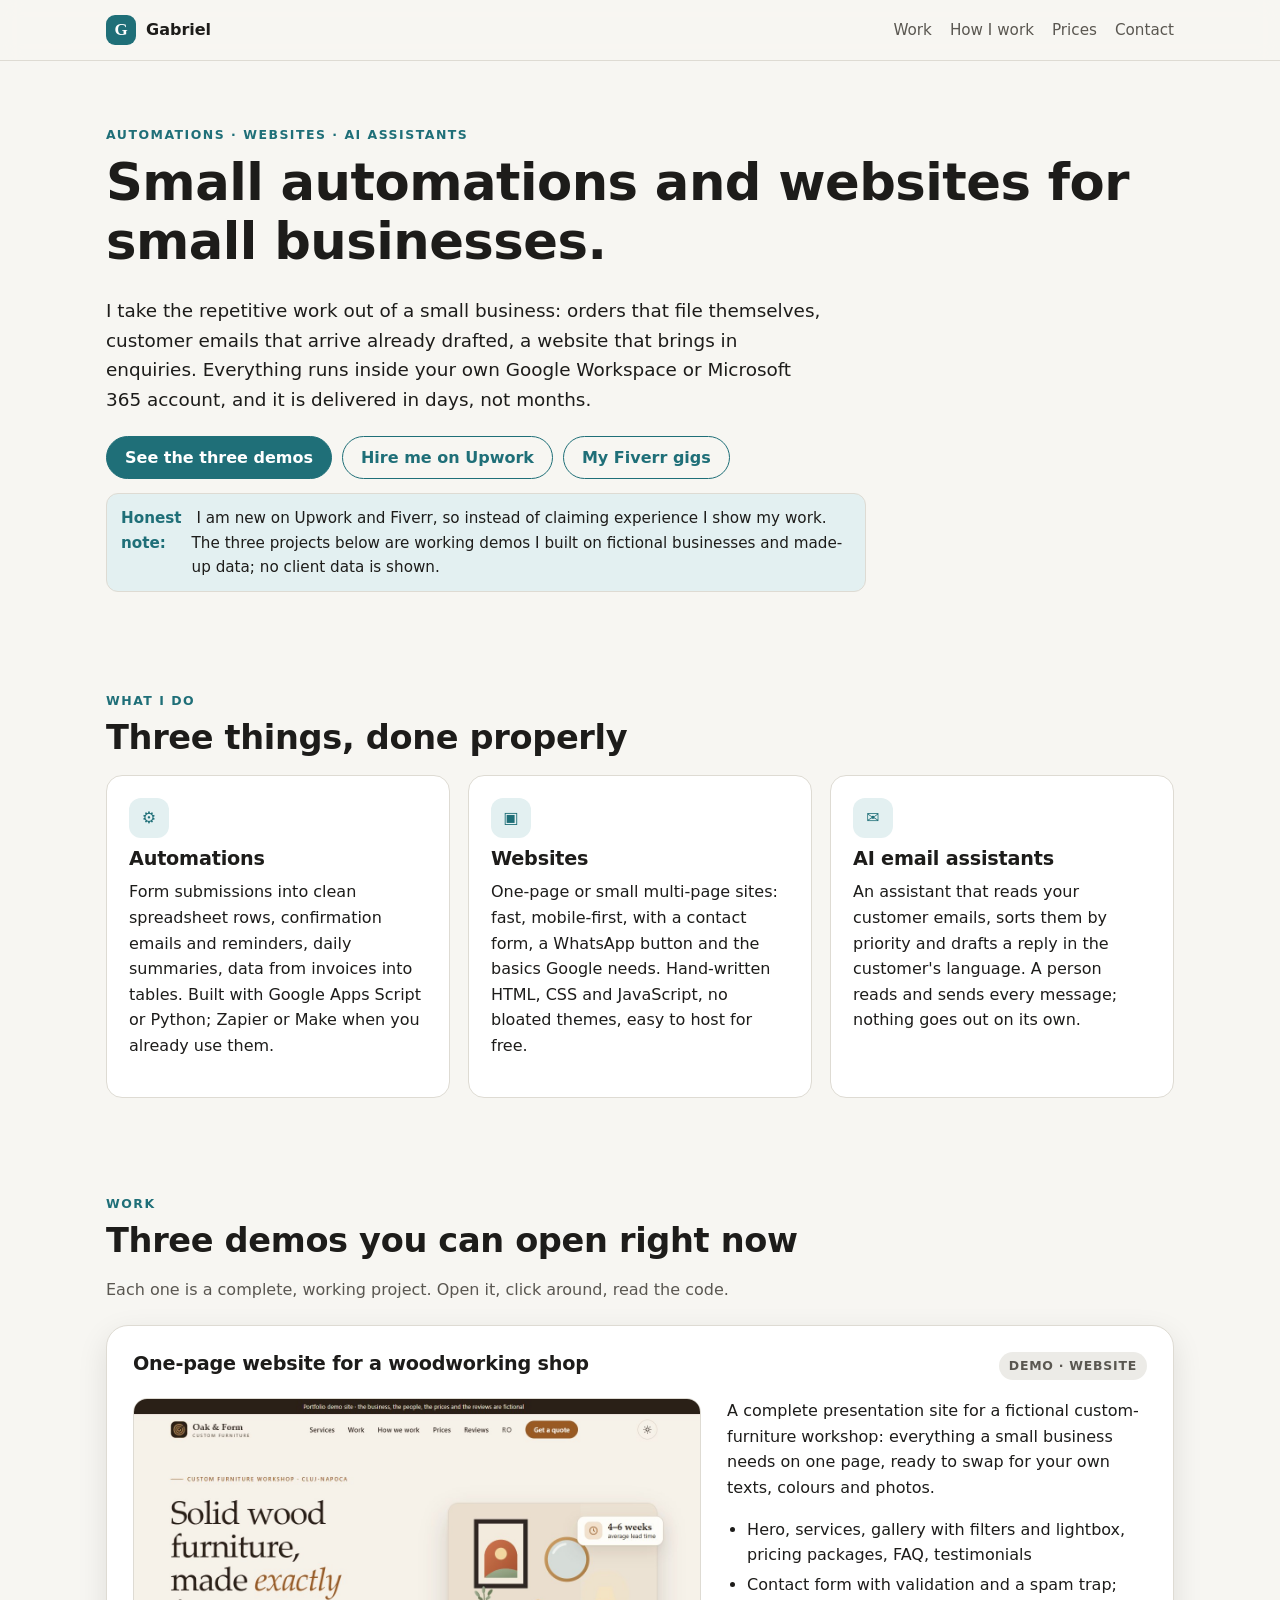
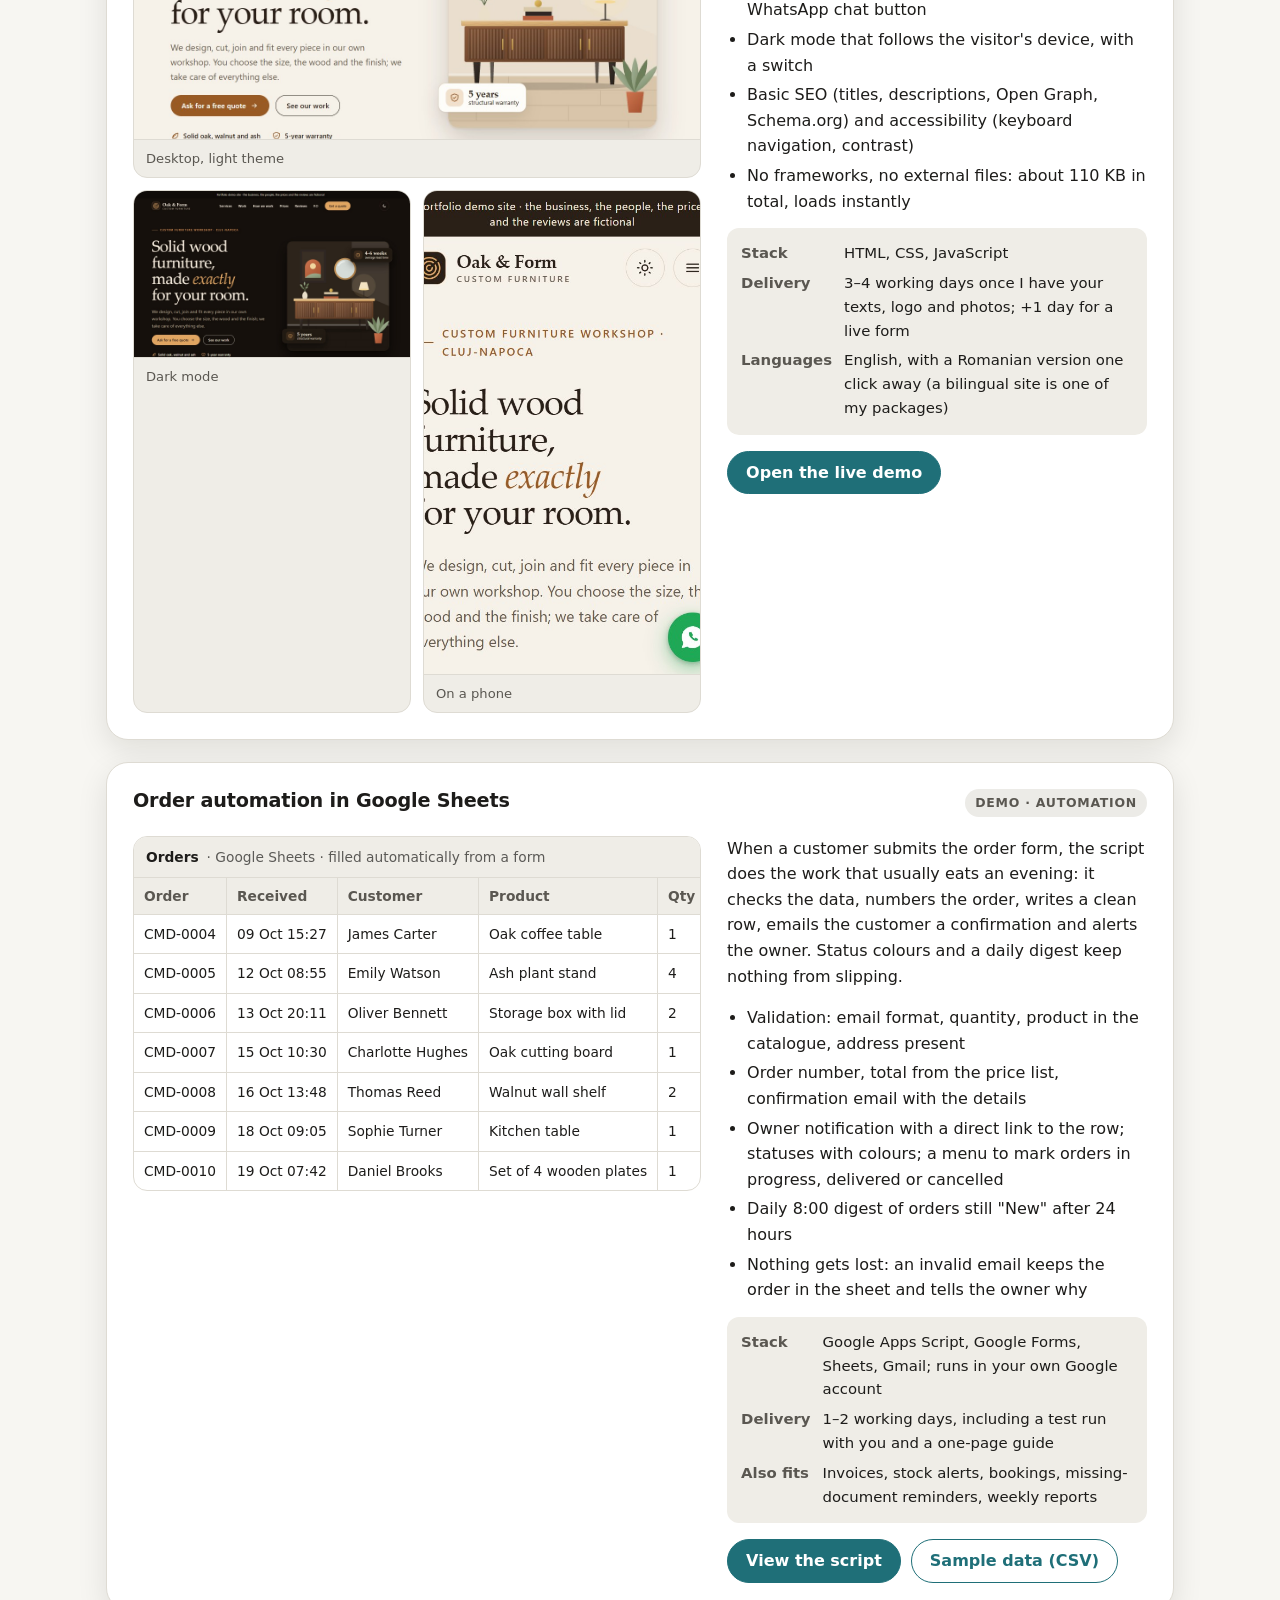
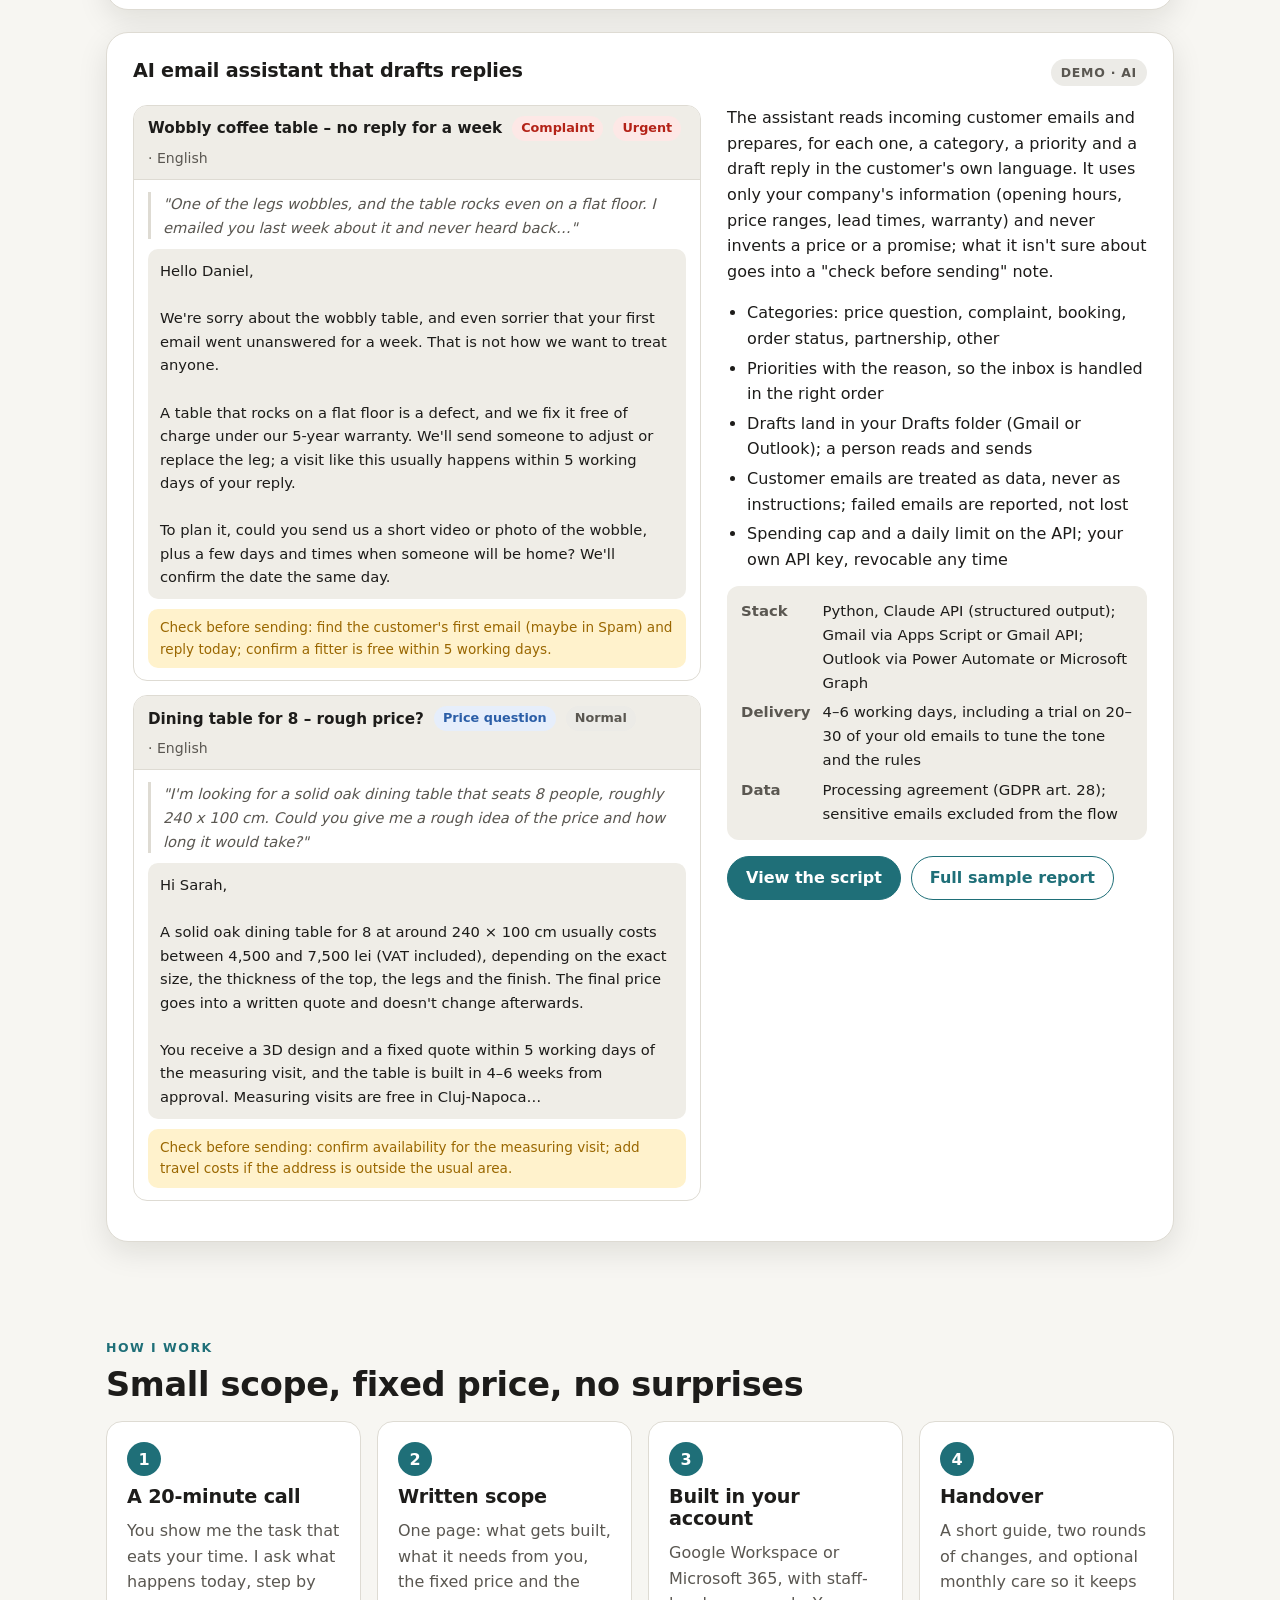
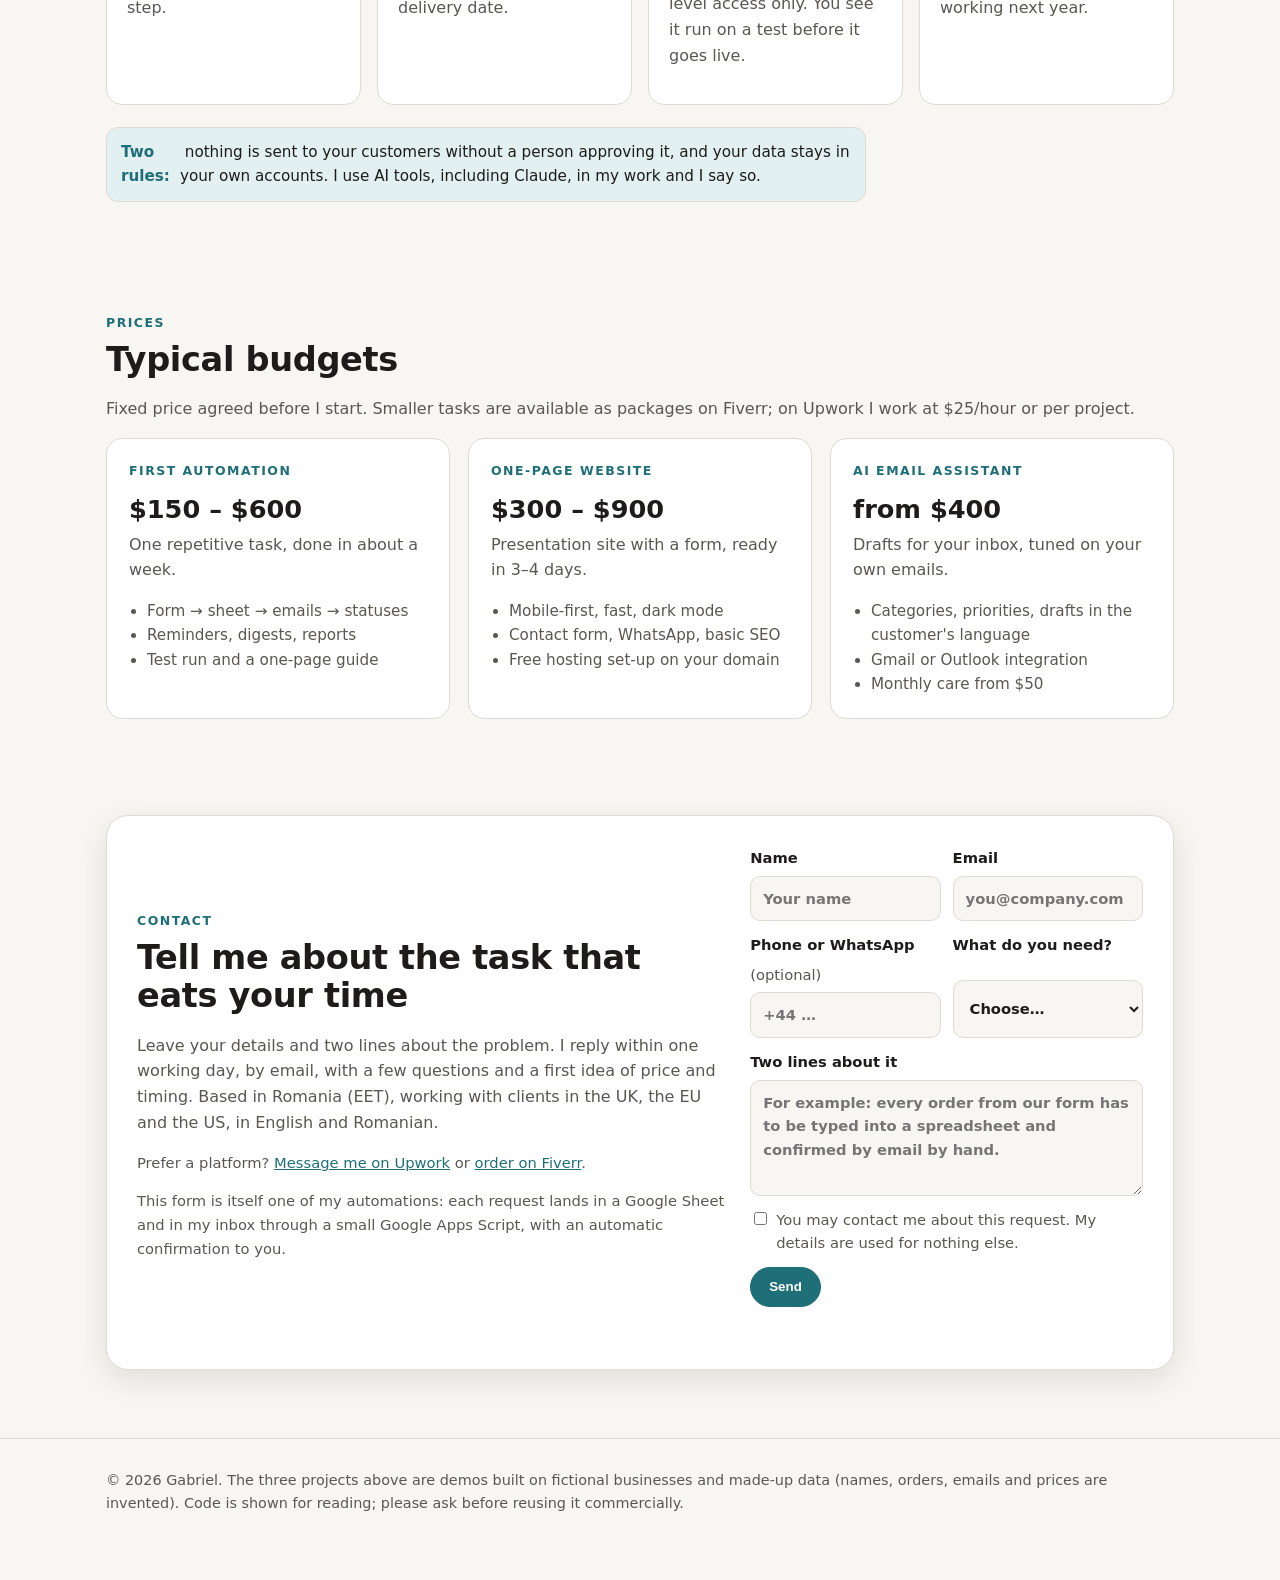
<file: index.html>
<!doctype html>
<html lang="en">
<head>
<meta charset="utf-8">
<meta name="viewport" content="width=device-width, initial-scale=1">
<title>Gabriel · Automations and websites for small businesses</title>
<meta name="description" content="I build small automations, websites and AI email assistants for small businesses, inside your own Google Workspace or Microsoft 365 account. Three working demos, fixed prices, delivery in days.">
<meta name="robots" content="index, follow">
<meta name="theme-color" content="#f7f6f2">
<meta property="og:type" content="website">
<meta property="og:title" content="Gabriel · Automations and websites for small businesses">
<meta property="og:description" content="Order automation in Google Sheets, a one-page business website and an AI email assistant: three working demos you can open right now.">
<meta name="twitter:card" content="summary">
<link rel="icon" href="data:image/svg+xml,%3Csvg xmlns='http://www.w3.org/2000/svg' viewBox='0 0 64 64'%3E%3Crect width='64' height='64' rx='14' fill='%231f6f78'/%3E%3Ctext x='32' y='43' font-family='Georgia,serif' font-size='34' font-weight='bold' text-anchor='middle' fill='%23fff'%3EG%3C/text%3E%3C/svg%3E">
<script type="application/ld+json">
{"@context":"https://schema.org","@type":"Person","name":"Gabriel","jobTitle":"Automation and website developer for small businesses","knowsAbout":["Google Apps Script","Google Sheets automation","HTML","CSS","JavaScript","Python","Claude API","Email automation"],"address":{"@type":"PostalAddress","addressCountry":"RO"}}
</script>
<style>
:root{
  --bg:#f7f6f2; --bg-2:#ffffff; --bg-3:#efede7; --ink:#1d1c1a; --ink-2:#5a5751; --line:#dedbd3;
  --accent:#1f6f78; --accent-ink:#ffffff; --accent-soft:#e3f0f1;
  --ok:#2c7a4b; --ok-bg:#e4f3e9; --warn:#9a6700; --warn-bg:#fff2cc; --bad:#b42318; --bad-bg:#fde8e6; --info:#2b5ea7; --info-bg:#e6eefb; --muted-bg:#ecebe7;
  --shadow:0 10px 30px rgba(20,18,14,.10); --radius:16px;
}
@media (prefers-color-scheme: dark){
  :root{
    --bg:#15171a; --bg-2:#1d2024; --bg-3:#24282d; --ink:#eceae4; --ink-2:#a9a59c; --line:#33373d;
    --accent:#5fb4bd; --accent-ink:#0f1a1c; --accent-soft:#1d3336;
    --ok:#8ad4a5; --ok-bg:#1d3327; --warn:#f0c674; --warn-bg:#3a3014; --bad:#f09a90; --bad-bg:#3d1f1b; --info:#9ec0f2; --info-bg:#1e2c45; --muted-bg:#2a2e34;
    --shadow:0 10px 30px rgba(0,0,0,.45);
  }
}
*{box-sizing:border-box}
html{scroll-behavior:smooth}
body{margin:0;background:var(--bg);color:var(--ink);font:16px/1.6 system-ui,-apple-system,"Segoe UI",Roboto,Helvetica,Arial,sans-serif;-webkit-font-smoothing:antialiased}
a{color:var(--accent)}
img{max-width:100%;height:auto;display:block}
h1,h2,h3{line-height:1.15;margin:0 0 .5em;letter-spacing:-.01em}
h1{font-size:clamp(2rem,5vw,3.2rem)}
h2{font-size:clamp(1.5rem,3vw,2.1rem)}
h3{font-size:1.2rem}
p{margin:0 0 1em}
.wrap{max-width:1100px;margin:0 auto;padding:0 16px}
.muted{color:var(--ink-2)}
.small{font-size:.92rem}
/* header */
.top{position:sticky;top:0;z-index:5;background:color-mix(in srgb,var(--bg) 88%,transparent);backdrop-filter:blur(10px);border-bottom:1px solid var(--line)}
.top .wrap{display:flex;align-items:center;justify-content:space-between;gap:16px;min-height:60px}
.brand{font-weight:700;text-decoration:none;color:var(--ink);display:flex;align-items:center;gap:10px}
.brand i{width:30px;height:30px;border-radius:9px;background:var(--accent);color:var(--accent-ink);display:grid;place-items:center;font:700 17px Georgia,serif;font-style:normal}
nav a{color:var(--ink-2);text-decoration:none;margin-left:18px;font-size:.95rem}
nav a:hover{color:var(--ink)}
@media (max-width:640px){nav a{margin-left:12px;font-size:.88rem}}
/* buttons */
.btn{display:inline-block;padding:11px 18px;border-radius:999px;text-decoration:none;font-weight:600;border:1px solid var(--accent);color:var(--accent);background:transparent;line-height:1.2}
.btn.primary{background:var(--accent);color:var(--accent-ink)}
.btn:hover{filter:brightness(1.08)}
.btns{display:flex;flex-wrap:wrap;gap:10px;margin:22px 0 14px}
/* hero */
.hero{padding:64px 0 36px}
.hero .lead{font-size:1.15rem;max-width:720px}
.note{display:flex;gap:10px;align-items:flex-start;background:var(--accent-soft);border:1px solid var(--line);border-radius:12px;padding:12px 14px;max-width:760px;font-size:.95rem}
.note b{color:var(--accent)}
/* sections */
section{padding:48px 0}
.kicker{text-transform:uppercase;letter-spacing:.12em;font-size:.78rem;font-weight:700;color:var(--accent);margin-bottom:8px}
.grid3{display:grid;grid-template-columns:repeat(3,1fr);gap:18px}
@media (max-width:820px){.grid3{grid-template-columns:1fr}}
.card{background:var(--bg-2);border:1px solid var(--line);border-radius:var(--radius);padding:22px}
.card h3{margin-top:4px}
.card .ic{width:40px;height:40px;border-radius:12px;background:var(--accent-soft);display:grid;place-items:center;color:var(--accent);margin-bottom:10px}
/* projects */
.project{background:var(--bg-2);border:1px solid var(--line);border-radius:22px;padding:26px;margin-top:22px;box-shadow:var(--shadow)}
.project header{display:flex;flex-wrap:wrap;gap:8px 14px;align-items:baseline;justify-content:space-between}
.tag{display:inline-block;font-size:.78rem;font-weight:700;letter-spacing:.06em;text-transform:uppercase;padding:4px 10px;border-radius:999px;background:var(--muted-bg);color:var(--ink-2)}
.cols{display:grid;grid-template-columns:1.15fr .85fr;gap:26px;align-items:start;margin-top:14px}
@media (max-width:860px){.cols{grid-template-columns:1fr}}
.project ul{padding-left:20px;margin:0 0 14px}
.project li{margin:4px 0}
.meta{display:grid;grid-template-columns:auto 1fr;gap:6px 12px;font-size:.93rem;margin:12px 0 0;padding:14px;border-radius:12px;background:var(--bg-3)}
.meta dt{font-weight:700;color:var(--ink-2)}
.meta dd{margin:0}
.links{display:flex;flex-wrap:wrap;gap:10px;margin-top:16px}
/* screenshots */
.shots{display:grid;grid-template-columns:1fr 1fr;gap:12px}
.shots figure{margin:0;border:1px solid var(--line);border-radius:14px;overflow:hidden;background:var(--bg-3)}
.shots figure.wide{grid-column:1/-1}
.shots img{width:100%;aspect-ratio:16/9.6;object-fit:cover;object-position:top}
.shots .phone img{aspect-ratio:1/1.75;object-fit:cover;object-position:top}
.shots figcaption{font-size:.82rem;color:var(--ink-2);padding:8px 12px;border-top:1px solid var(--line)}
/* sheet mock */
.sheet{border:1px solid var(--line);border-radius:14px;overflow:hidden;background:var(--bg-2);font-size:.86rem}
.sheet .bar{display:flex;align-items:center;gap:8px;padding:9px 12px;background:var(--bg-3);border-bottom:1px solid var(--line);font-weight:600}
.sheet .bar span{opacity:.7;font-weight:500}
.sheet .scroll{overflow-x:auto}
.sheet table{border-collapse:collapse;min-width:640px;width:100%}
.sheet th,.sheet td{padding:7px 10px;border-bottom:1px solid var(--line);border-right:1px solid var(--line);white-space:nowrap;text-align:left}
.sheet th{background:var(--bg-3);font-weight:600;color:var(--ink-2)}
.sheet tr:last-child td{border-bottom:0}
.chip{display:inline-block;padding:2px 9px;border-radius:999px;font-weight:600;font-size:.8rem}
.c-ok{background:var(--ok-bg);color:var(--ok)}.c-info{background:var(--info-bg);color:var(--info)}.c-warn{background:var(--warn-bg);color:var(--warn)}.c-bad{background:var(--bad-bg);color:var(--bad)}.c-muted{background:var(--muted-bg);color:var(--ink-2)}
.tick{color:var(--ok);font-weight:700}.cross{color:var(--bad);font-weight:700}
/* email cards */
.mail{border:1px solid var(--line);border-radius:14px;background:var(--bg-2);margin-bottom:14px;overflow:hidden}
.mail .head{display:flex;flex-wrap:wrap;gap:6px 10px;align-items:center;padding:10px 14px;background:var(--bg-3);border-bottom:1px solid var(--line);font-size:.88rem}
.mail .head b{font-size:.95rem}
.mail .body{padding:12px 14px;font-size:.92rem}
.mail .q{border-left:3px solid var(--line);padding-left:12px;color:var(--ink-2);margin:0 0 10px;font-style:italic}
.mail pre{white-space:pre-wrap;font:inherit;margin:0 0 10px;padding:10px 12px;border-radius:10px;background:var(--bg-3)}
.mail .check{font-size:.85rem;color:var(--warn);background:var(--warn-bg);border-radius:10px;padding:8px 12px}
/* steps */
.steps{display:grid;grid-template-columns:repeat(4,1fr);gap:16px;counter-reset:s}
@media (max-width:820px){.steps{grid-template-columns:1fr 1fr}}
@media (max-width:520px){.steps{grid-template-columns:1fr}}
.step{background:var(--bg-2);border:1px solid var(--line);border-radius:var(--radius);padding:20px}
.step::before{counter-increment:s;content:counter(s);display:grid;place-items:center;width:34px;height:34px;border-radius:50%;background:var(--accent);color:var(--accent-ink);font-weight:700;margin-bottom:10px}
/* prices */
.prices{display:grid;grid-template-columns:repeat(3,1fr);gap:18px}
@media (max-width:820px){.prices{grid-template-columns:1fr}}
.price{background:var(--bg-2);border:1px solid var(--line);border-radius:var(--radius);padding:22px}
.price .amt{font-size:1.6rem;font-weight:700;margin:6px 0 2px}
.price ul{padding-left:18px;margin:10px 0 0;color:var(--ink-2);font-size:.95rem}
/* contact */
.contact{background:var(--bg-2);border:1px solid var(--line);border-radius:22px;padding:30px;display:grid;grid-template-columns:1.2fr .8fr;gap:24px;align-items:center;box-shadow:var(--shadow)}
@media (max-width:820px){.contact{grid-template-columns:1fr}}
/* lead form */
.lead{display:grid;gap:12px}
.lead label{display:grid;gap:6px;font-weight:600;font-size:.92rem}
.lead .opt{font-weight:400;color:var(--ink-2)}
.lead .two{display:grid;grid-template-columns:1fr 1fr;gap:12px}
@media (max-width:560px){.lead .two{grid-template-columns:1fr}}
.lead input,.lead select,.lead textarea{font:inherit;padding:10px 12px;border:1px solid var(--line);border-radius:10px;background:var(--bg);color:var(--ink);width:100%}
.lead input:focus,.lead select:focus,.lead textarea:focus{outline:2px solid var(--accent);outline-offset:1px}
.lead .check{grid-template-columns:auto 1fr;align-items:start;font-weight:400;color:var(--ink-2)}
.lead .check input{width:auto;margin-top:4px}
.lead .hp{position:absolute;left:-9999px;width:1px;height:1px;overflow:hidden}
.lead button{justify-self:start}
.form-msg{margin:0;font-size:.92rem;min-height:1.4em}
footer{padding:30px 0 50px;color:var(--ink-2);font-size:.9rem;border-top:1px solid var(--line);margin-top:20px}
@media (prefers-reduced-motion: reduce){html{scroll-behavior:auto}}
</style>
</head>
<body>

<header class="top">
  <div class="wrap">
    <a class="brand" href="#top"><i>G</i> Gabriel</a>
    <nav aria-label="Sections"><a href="#work">Work</a><a href="#how">How I work</a><a href="#prices">Prices</a><a href="#contact">Contact</a></nav>
  </div>
</header>

<main id="top">
  <section class="hero">
    <div class="wrap">
      <p class="kicker">Automations · Websites · AI assistants</p>
      <h1>Small automations and websites for small businesses.</h1>
      <p class="lead">I take the repetitive work out of a small business: orders that file themselves, customer emails that arrive already drafted, a website that brings in enquiries. Everything runs inside your own Google Workspace or Microsoft 365 account, and it is delivered in days, not months.</p>
      <div class="btns">
        <a class="btn primary" href="#work">See the three demos</a>
        <a class="btn" href="https://www.upwork.com/freelancers/~01161968f253c5a07a" rel="noopener">Hire me on Upwork</a>
        <a class="btn" href="https://www.fiverr.com/gabriel_j2026" rel="noopener">My Fiverr gigs</a>
      </div>
      <p class="note"><b>Honest note:</b>&nbsp;I am new on Upwork and Fiverr, so instead of claiming experience I show my work. The three projects below are working demos I built on fictional businesses and made-up data; no client data is shown.</p>
    </div>
  </section>

  <section id="services">
    <div class="wrap">
      <p class="kicker">What I do</p>
      <h2>Three things, done properly</h2>
      <div class="grid3">
        <article class="card">
          <div class="ic" aria-hidden="true">⚙</div>
          <h3>Automations</h3>
          <p>Form submissions into clean spreadsheet rows, confirmation emails and reminders, daily summaries, data from invoices into tables. Built with Google Apps Script or Python; Zapier or Make when you already use them.</p>
        </article>
        <article class="card">
          <div class="ic" aria-hidden="true">▣</div>
          <h3>Websites</h3>
          <p>One-page or small multi-page sites: fast, mobile-first, with a contact form, a WhatsApp button and the basics Google needs. Hand-written HTML, CSS and JavaScript, no bloated themes, easy to host for free.</p>
        </article>
        <article class="card">
          <div class="ic" aria-hidden="true">✉</div>
          <h3>AI email assistants</h3>
          <p>An assistant that reads your customer emails, sorts them by priority and drafts a reply in the customer's language. A person reads and sends every message; nothing goes out on its own.</p>
        </article>
      </div>
    </div>
  </section>

  <section id="work">
    <div class="wrap">
      <p class="kicker">Work</p>
      <h2>Three demos you can open right now</h2>
      <p class="muted">Each one is a complete, working project. Open it, click around, read the code.</p>

      <!-- 1. Website -->
      <article class="project">
        <header>
          <h3>One-page website for a woodworking shop</h3>
          <span class="tag">Demo · website</span>
        </header>
        <div class="cols">
          <div class="shots">
            <figure class="wide"><img src="assets/site-desktop.jpg" alt="Desktop view of the demo website: hero section with headline, two buttons and an illustration" loading="lazy"><figcaption>Desktop, light theme</figcaption></figure>
            <figure><img src="assets/site-dark.jpg" alt="The same website in dark mode" loading="lazy"><figcaption>Dark mode</figcaption></figure>
            <figure class="phone"><img src="assets/site-phone.jpg" alt="The website on a phone screen" loading="lazy"><figcaption>On a phone</figcaption></figure>
          </div>
          <div>
            <p>A complete presentation site for a fictional custom-furniture workshop: everything a small business needs on one page, ready to swap for your own texts, colours and photos.</p>
            <ul>
              <li>Hero, services, gallery with filters and lightbox, pricing packages, FAQ, testimonials</li>
              <li>Contact form with validation and a spam trap; WhatsApp chat button</li>
              <li>Dark mode that follows the visitor's device, with a switch</li>
              <li>Basic SEO (titles, descriptions, Open Graph, Schema.org) and accessibility (keyboard navigation, contrast)</li>
              <li>No frameworks, no external files: about 110 KB in total, loads instantly</li>
            </ul>
            <dl class="meta">
              <dt>Stack</dt><dd>HTML, CSS, JavaScript</dd>
              <dt>Delivery</dt><dd>3–4 working days once I have your texts, logo and photos; +1 day for a live form</dd>
              <dt>Languages</dt><dd>English, with a Romanian version one click away (a bilingual site is one of my packages)</dd>
            </dl>
            <div class="links">
              <a class="btn primary" href="site-demo/index.html" rel="noopener">Open the live demo</a>
            </div>
          </div>
        </div>
      </article>

      <!-- 2. Sheets automation -->
      <article class="project">
        <header>
          <h3>Order automation in Google Sheets</h3>
          <span class="tag">Demo · automation</span>
        </header>
        <div class="cols">
          <div class="sheet" role="figure" aria-label="Mock-up of the Orders sheet filled by the automation">
            <div class="bar">Orders <span>· Google Sheets · filled automatically from a form</span></div>
            <div class="scroll">
            <table>
              <thead><tr><th>Order</th><th>Received</th><th>Customer</th><th>Product</th><th>Qty</th><th>Total</th><th>Status</th><th>Customer email</th><th>Owner alert</th></tr></thead>
              <tbody>
                <tr><td>CMD-0004</td><td>09 Oct 15:27</td><td>James Carter</td><td>Oak coffee table</td><td>1</td><td>640</td><td><span class="chip c-info">In progress</span></td><td><span class="tick">✔</span> sent</td><td><span class="tick">✔</span> sent</td></tr>
                <tr><td>CMD-0005</td><td>12 Oct 08:55</td><td>Emily Watson</td><td>Ash plant stand</td><td>4</td><td>380</td><td><span class="chip c-info">In progress</span></td><td><span class="tick">✔</span> sent</td><td><span class="tick">✔</span> sent</td></tr>
                <tr><td>CMD-0006</td><td>13 Oct 20:11</td><td>Oliver Bennett</td><td>Storage box with lid</td><td>2</td><td>420</td><td><span class="chip c-muted">Cancelled</span></td><td><span class="tick">✔</span> sent</td><td><span class="tick">✔</span> sent</td></tr>
                <tr><td>CMD-0007</td><td>15 Oct 10:30</td><td>Charlotte Hughes</td><td>Oak cutting board</td><td>1</td><td>120</td><td><span class="chip c-ok">New</span></td><td><span class="tick">✔</span> sent</td><td><span class="tick">✔</span> sent</td></tr>
                <tr><td>CMD-0008</td><td>16 Oct 13:48</td><td>Thomas Reed</td><td>Walnut wall shelf</td><td>2</td><td>560</td><td><span class="chip c-ok">New</span></td><td><span class="tick">✔</span> sent</td><td><span class="tick">✔</span> sent</td></tr>
                <tr><td>CMD-0009</td><td>18 Oct 09:05</td><td>Sophie Turner</td><td>Kitchen table</td><td>1</td><td>—</td><td><span class="chip c-warn">To check</span></td><td><span class="tick">✔</span> sent</td><td><span class="tick">✔</span> sent</td></tr>
                <tr><td>CMD-0010</td><td>19 Oct 07:42</td><td>Daniel Brooks</td><td>Set of 4 wooden plates</td><td>1</td><td>160</td><td><span class="chip c-warn">To check</span></td><td><span class="cross">✖</span> invalid address</td><td><span class="tick">✔</span> sent</td></tr>
              </tbody>
            </table>
            </div>
          </div>
          <div>
            <p>When a customer submits the order form, the script does the work that usually eats an evening: it checks the data, numbers the order, writes a clean row, emails the customer a confirmation and alerts the owner. Status colours and a daily digest keep nothing from slipping.</p>
            <ul>
              <li>Validation: email format, quantity, product in the catalogue, address present</li>
              <li>Order number, total from the price list, confirmation email with the details</li>
              <li>Owner notification with a direct link to the row; statuses with colours; a menu to mark orders in progress, delivered or cancelled</li>
              <li>Daily 8:00 digest of orders still "New" after 24 hours</li>
              <li>Nothing gets lost: an invalid email keeps the order in the sheet and tells the owner why</li>
            </ul>
            <dl class="meta">
              <dt>Stack</dt><dd>Google Apps Script, Google Forms, Sheets, Gmail; runs in your own Google account</dd>
              <dt>Delivery</dt><dd>1–2 working days, including a test run with you and a one-page guide</dd>
              <dt>Also fits</dt><dd>Invoices, stock alerts, bookings, missing-document reminders, weekly reports</dd>
            </dl>
            <div class="links">
              <a class="btn primary" href="code/sheets-automation.js" rel="noopener">View the script</a>
              <a class="btn" href="code/orders-sample.csv" rel="noopener">Sample data (CSV)</a>
            </div>
          </div>
        </div>
      </article>

      <!-- 3. Email assistant -->
      <article class="project">
        <header>
          <h3>AI email assistant that drafts replies</h3>
          <span class="tag">Demo · AI</span>
        </header>
        <div class="cols">
          <div>
            <div class="mail">
              <div class="head"><b>Wobbly coffee table – no reply for a week</b> <span class="chip c-bad">Complaint</span> <span class="chip c-bad">Urgent</span> <span class="muted">· English</span></div>
              <div class="body">
                <p class="q">"One of the legs wobbles, and the table rocks even on a flat floor. I emailed you last week about it and never heard back…"</p>
                <pre>Hello Daniel,

We're sorry about the wobbly table, and even sorrier that your first email went unanswered for a week. That is not how we want to treat anyone.

A table that rocks on a flat floor is a defect, and we fix it free of charge under our 5-year warranty. We'll send someone to adjust or replace the leg; a visit like this usually happens within 5 working days of your reply.

To plan it, could you send us a short video or photo of the wobble, plus a few days and times when someone will be home? We'll confirm the date the same day.</pre>
                <div class="check">Check before sending: find the customer's first email (maybe in Spam) and reply today; confirm a fitter is free within 5 working days.</div>
              </div>
            </div>
            <div class="mail">
              <div class="head"><b>Dining table for 8 – rough price?</b> <span class="chip c-info">Price question</span> <span class="chip c-muted">Normal</span> <span class="muted">· English</span></div>
              <div class="body">
                <p class="q">"I'm looking for a solid oak dining table that seats 8 people, roughly 240 x 100 cm. Could you give me a rough idea of the price and how long it would take?"</p>
                <pre>Hi Sarah,

A solid oak dining table for 8 at around 240 × 100 cm usually costs between 4,500 and 7,500 lei (VAT included), depending on the exact size, the thickness of the top, the legs and the finish. The final price goes into a written quote and doesn't change afterwards.

You receive a 3D design and a fixed quote within 5 working days of the measuring visit, and the table is built in 4–6 weeks from approval. Measuring visits are free in Cluj-Napoca…</pre>
                <div class="check">Check before sending: confirm availability for the measuring visit; add travel costs if the address is outside the usual area.</div>
              </div>
            </div>
          </div>
          <div>
            <p>The assistant reads incoming customer emails and prepares, for each one, a category, a priority and a draft reply in the customer's own language. It uses only your company's information (opening hours, price ranges, lead times, warranty) and never invents a price or a promise; what it isn't sure about goes into a "check before sending" note.</p>
            <ul>
              <li>Categories: price question, complaint, booking, order status, partnership, other</li>
              <li>Priorities with the reason, so the inbox is handled in the right order</li>
              <li>Drafts land in your Drafts folder (Gmail or Outlook); a person reads and sends</li>
              <li>Customer emails are treated as data, never as instructions; failed emails are reported, not lost</li>
              <li>Spending cap and a daily limit on the API; your own API key, revocable any time</li>
            </ul>
            <dl class="meta">
              <dt>Stack</dt><dd>Python, Claude API (structured output); Gmail via Apps Script or Gmail API; Outlook via Power Automate or Microsoft Graph</dd>
              <dt>Delivery</dt><dd>4–6 working days, including a trial on 20–30 of your old emails to tune the tone and the rules</dd>
              <dt>Data</dt><dd>Processing agreement (GDPR art. 28); sensitive emails excluded from the flow</dd>
            </dl>
            <div class="links">
              <a class="btn primary" href="code/email-assistant.py" rel="noopener">View the script</a>
              <a class="btn" href="code/email-assistant-report.md" rel="noopener">Full sample report</a>
            </div>
          </div>
        </div>
      </article>
    </div>
  </section>

  <section id="how">
    <div class="wrap">
      <p class="kicker">How I work</p>
      <h2>Small scope, fixed price, no surprises</h2>
      <div class="steps">
        <div class="step"><h3>A 20-minute call</h3><p class="muted">You show me the task that eats your time. I ask what happens today, step by step.</p></div>
        <div class="step"><h3>Written scope</h3><p class="muted">One page: what gets built, what it needs from you, the fixed price and the delivery date.</p></div>
        <div class="step"><h3>Built in your account</h3><p class="muted">Google Workspace or Microsoft 365, with staff-level access only. You see it run on a test before it goes live.</p></div>
        <div class="step"><h3>Handover</h3><p class="muted">A short guide, two rounds of changes, and optional monthly care so it keeps working next year.</p></div>
      </div>
      <p class="note" style="margin-top:22px"><b>Two rules:</b>&nbsp;nothing is sent to your customers without a person approving it, and your data stays in your own accounts. I use AI tools, including Claude, in my work and I say so.</p>
    </div>
  </section>

  <section id="prices">
    <div class="wrap">
      <p class="kicker">Prices</p>
      <h2>Typical budgets</h2>
      <p class="muted">Fixed price agreed before I start. Smaller tasks are available as packages on Fiverr; on Upwork I work at $25/hour or per project.</p>
      <div class="prices">
        <div class="price"><div class="kicker">First automation</div><div class="amt">$150 – $600</div><p class="muted">One repetitive task, done in about a week.</p><ul><li>Form → sheet → emails → statuses</li><li>Reminders, digests, reports</li><li>Test run and a one-page guide</li></ul></div>
        <div class="price"><div class="kicker">One-page website</div><div class="amt">$300 – $900</div><p class="muted">Presentation site with a form, ready in 3–4 days.</p><ul><li>Mobile-first, fast, dark mode</li><li>Contact form, WhatsApp, basic SEO</li><li>Free hosting set-up on your domain</li></ul></div>
        <div class="price"><div class="kicker">AI email assistant</div><div class="amt">from $400</div><p class="muted">Drafts for your inbox, tuned on your own emails.</p><ul><li>Categories, priorities, drafts in the customer's language</li><li>Gmail or Outlook integration</li><li>Monthly care from $50</li></ul></div>
      </div>
    </div>
  </section>

  <section id="contact">
    <div class="wrap">
      <div class="contact">
        <div>
          <p class="kicker">Contact</p>
          <h2>Tell me about the task that eats your time</h2>
          <p class="muted">Leave your details and two lines about the problem. I reply within one working day, by email, with a few questions and a first idea of price and timing. Based in Romania (EET), working with clients in the UK, the EU and the US, in English and Romanian.</p>
          <p class="small muted">Prefer a platform? <a href="https://www.upwork.com/freelancers/~01161968f253c5a07a" rel="noopener">Message me on Upwork</a> or <a href="https://www.fiverr.com/gabriel_j2026" rel="noopener">order on Fiverr</a>.</p>
          <p class="small muted">This form is itself one of my automations: each request lands in a Google Sheet and in my inbox through a small Google Apps Script, with an automatic confirmation to you.</p>
        </div>
        <form id="lead-form" class="lead" novalidate>
          <div class="two">
            <label>Name <input name="name" type="text" required autocomplete="name" placeholder="Your name"></label>
            <label>Email <input name="email" type="email" required autocomplete="email" placeholder="you@company.com"></label>
          </div>
          <div class="two">
            <label>Phone or WhatsApp <span class="opt">(optional)</span> <input name="phone" type="tel" autocomplete="tel" placeholder="+44 …"></label>
            <label>What do you need? <select name="need"><option value="">Choose…</option><option>An automation</option><option>A website</option><option>An AI email assistant</option><option>Not sure yet</option></select></label>
          </div>
          <label>Two lines about it <textarea name="message" rows="4" required placeholder="For example: every order from our form has to be typed into a spreadsheet and confirmed by email by hand."></textarea></label>
          <div class="hp" aria-hidden="true"><label>Leave this field empty <input name="website" type="text" tabindex="-1" autocomplete="off"></label></div>
          <label class="check"><input type="checkbox" name="consent" required> <span>You may contact me about this request. My details are used for nothing else.</span></label>
          <button class="btn primary" type="submit">Send</button>
          <p class="form-msg" id="lead-msg" role="status" aria-live="polite"></p>
        </form>
      </div>
    </div>
  </section>
</main>

<footer>
  <div class="wrap">
    <p>© 2026 Gabriel. The three projects above are demos built on fictional businesses and made-up data (names, orders, emails and prices are invented). Code is shown for reading; please ask before reusing it commercially.</p>
  </div>
</footer>

<script>
(function () {
  // Contact form: posts to a Google Apps Script web app that writes a Google Sheet and emails me.
  var ENDPOINT = 'https://script.google.com/macros/s/AKfycbxJ3_6cYwHQ2277tiVfpi67midcfLFz1pHv5WUA4udlzlhIwHXMdlJKuYIqZ5OzOc7E/exec';
  var form = document.getElementById('lead-form');
  var msg = document.getElementById('lead-msg');
  if (!form) return;
  form.addEventListener('submit', function (e) {
    e.preventDefault();
    if (form.elements.website.value) return; // honeypot: bots fill it, people never see it
    if (!form.checkValidity()) { form.reportValidity(); return; }
    var btn = form.querySelector('button[type="submit"]');
    var data = {
      name: form.elements.name.value.trim(),
      email: form.elements.email.value.trim(),
      phone: form.elements.phone.value.trim(),
      need: form.elements.need.value,
      message: form.elements.message.value.trim(),
      page: location.href,
      token: 'portfolio-2026'
    };
    if (!ENDPOINT) {
      msg.textContent = 'The form is being connected right now. Until then, please message me on Upwork or Fiverr.';
      return;
    }
    btn.disabled = true;
    msg.textContent = 'Sending…';
    fetch(ENDPOINT, { method: 'POST', mode: 'no-cors', headers: { 'Content-Type': 'text/plain;charset=utf-8' }, body: JSON.stringify(data) })
      .then(function () {
        form.reset();
        msg.textContent = 'Thank you, ' + data.name.split(/\s+/)[0] + '. I will reply within one working day at ' + data.email + '.';
      })
      .catch(function () {
        msg.textContent = 'Something went wrong. Please message me on Upwork or Fiverr instead.';
      })
      .then(function () { btn.disabled = false; });
  });
})();
</script>
</body>
</html>
</file>
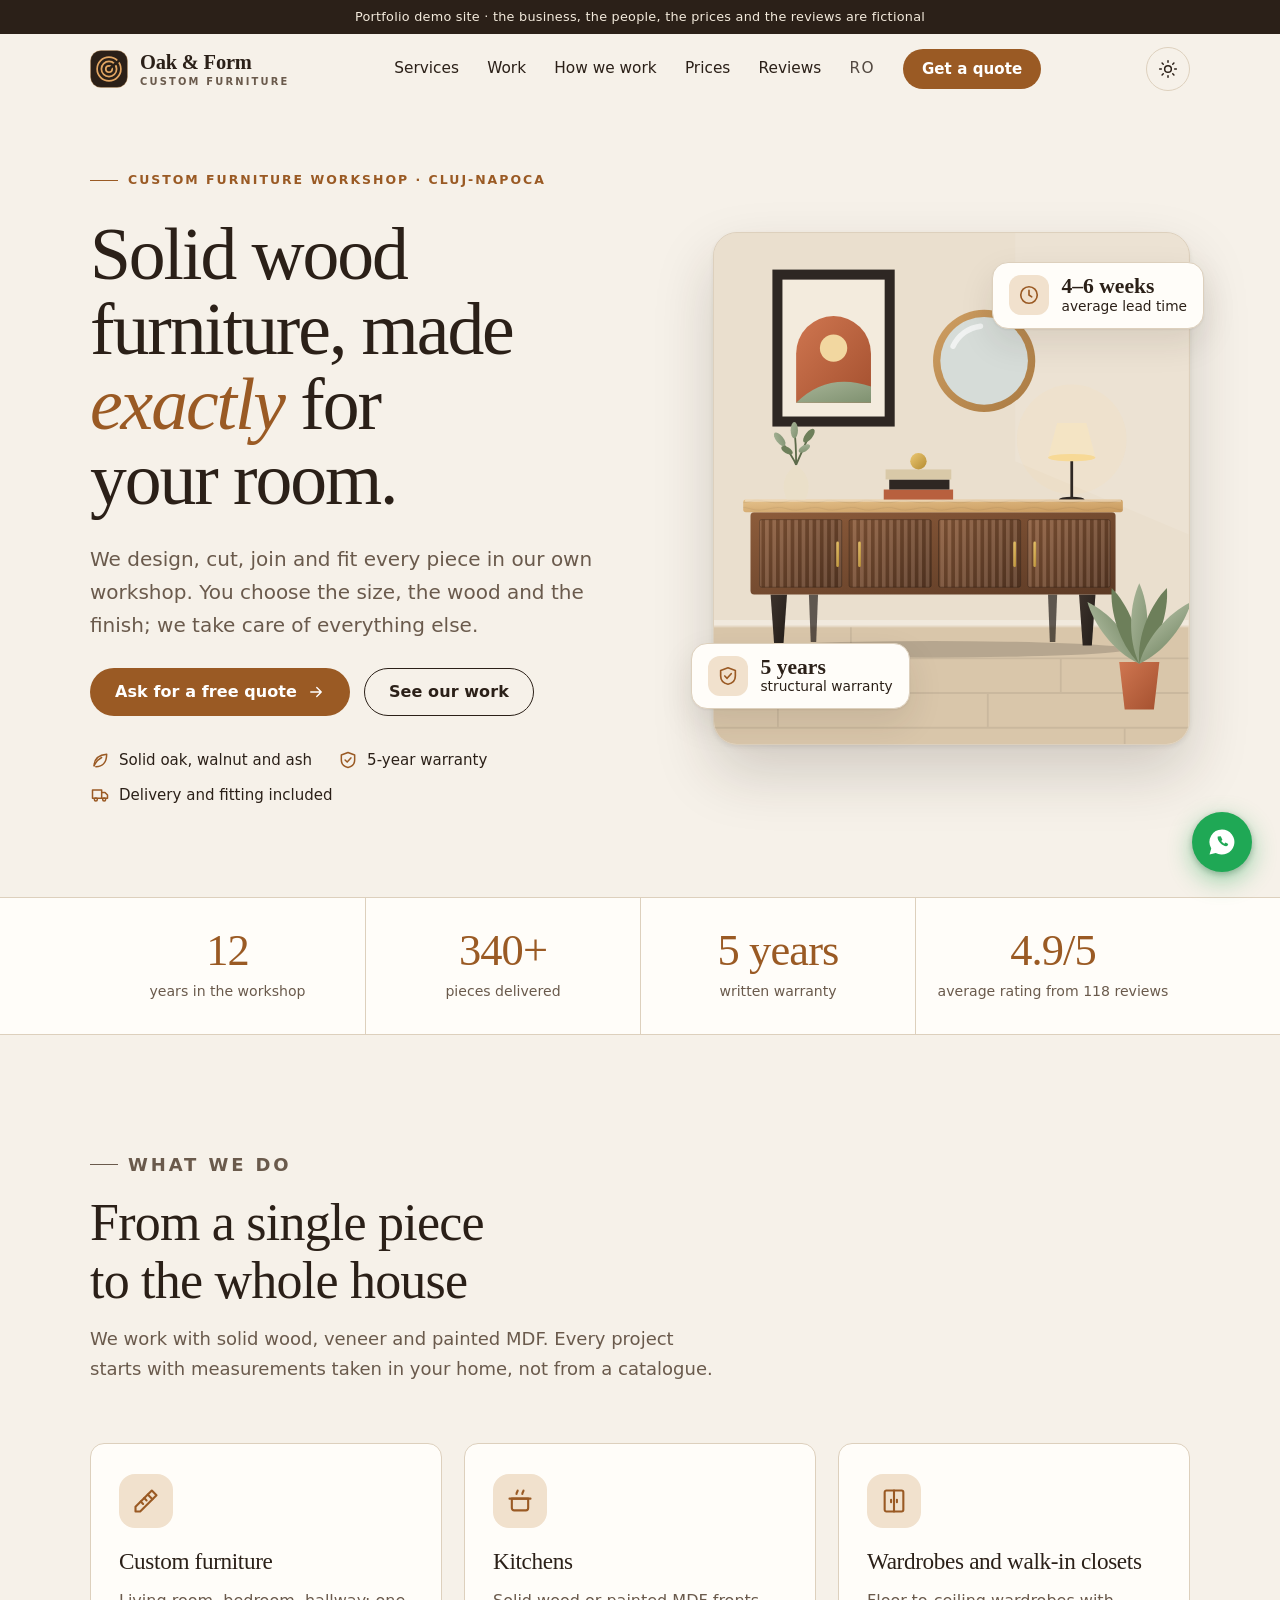
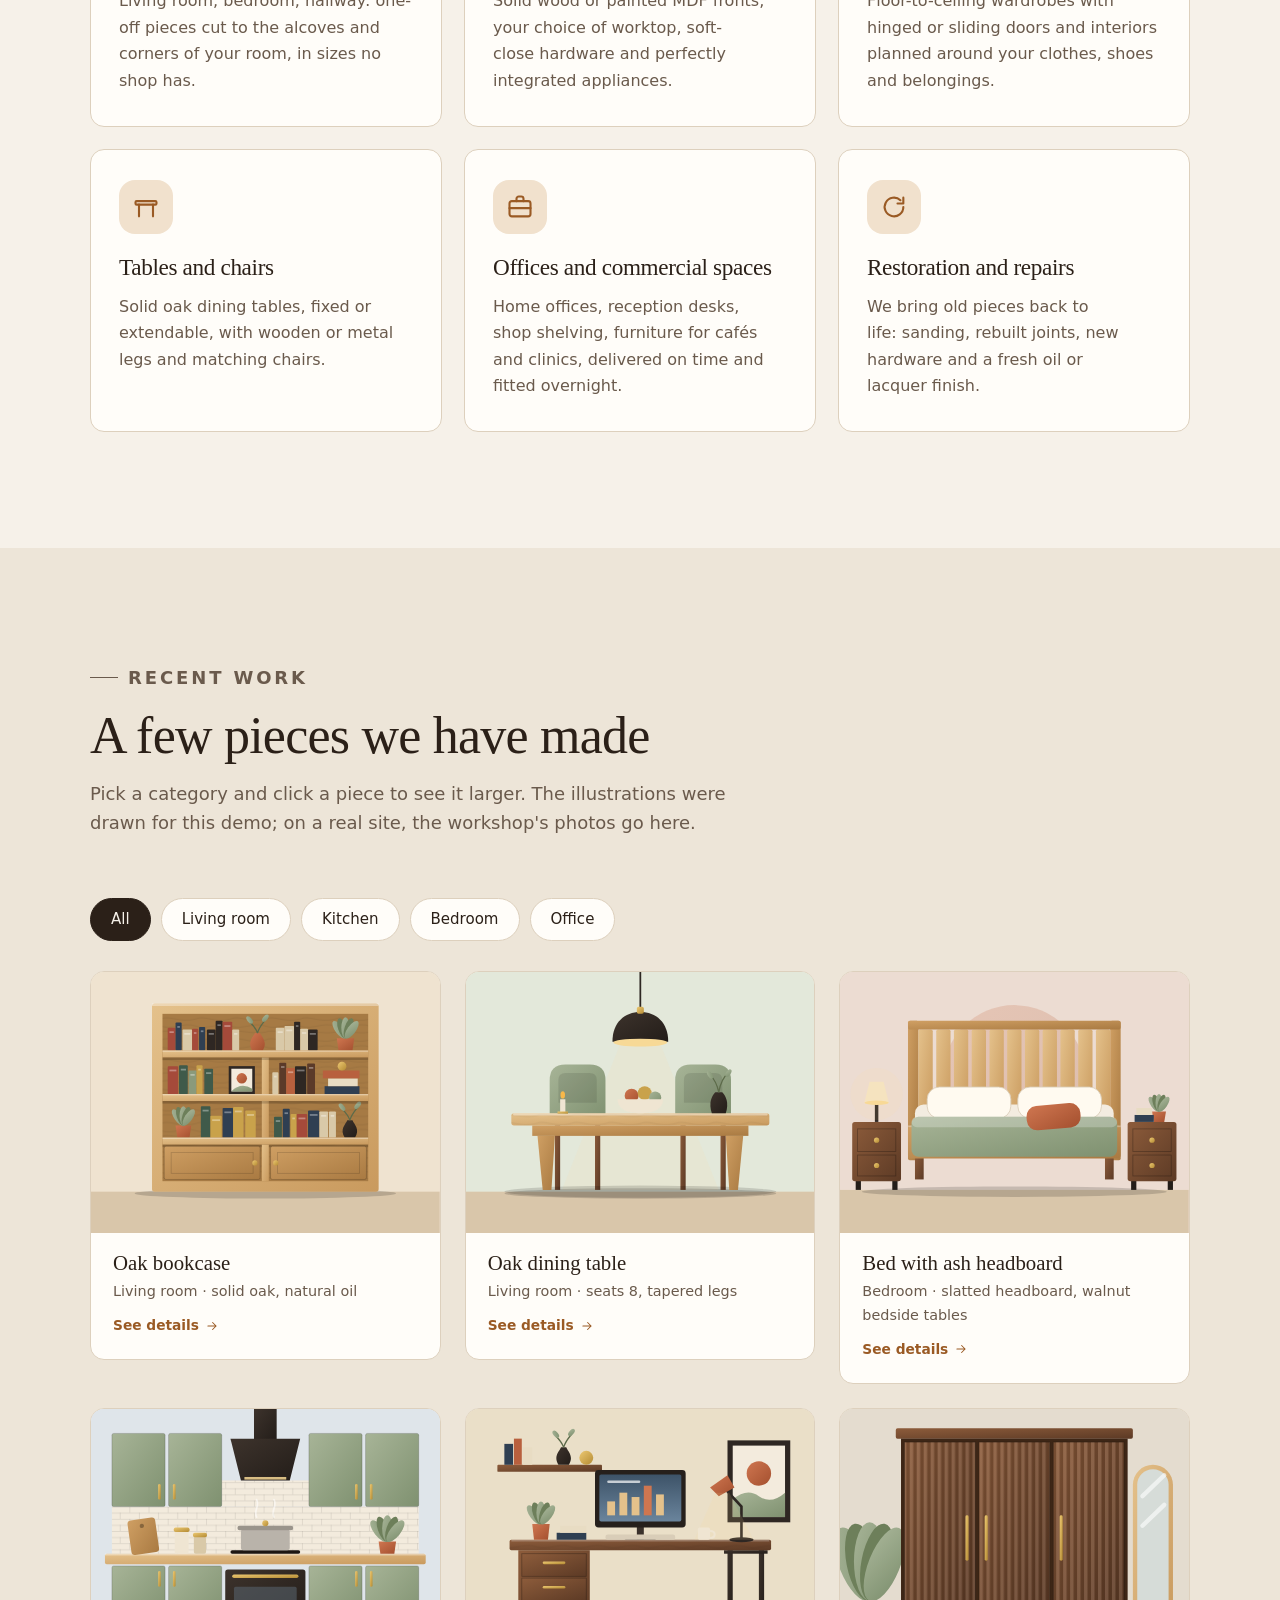
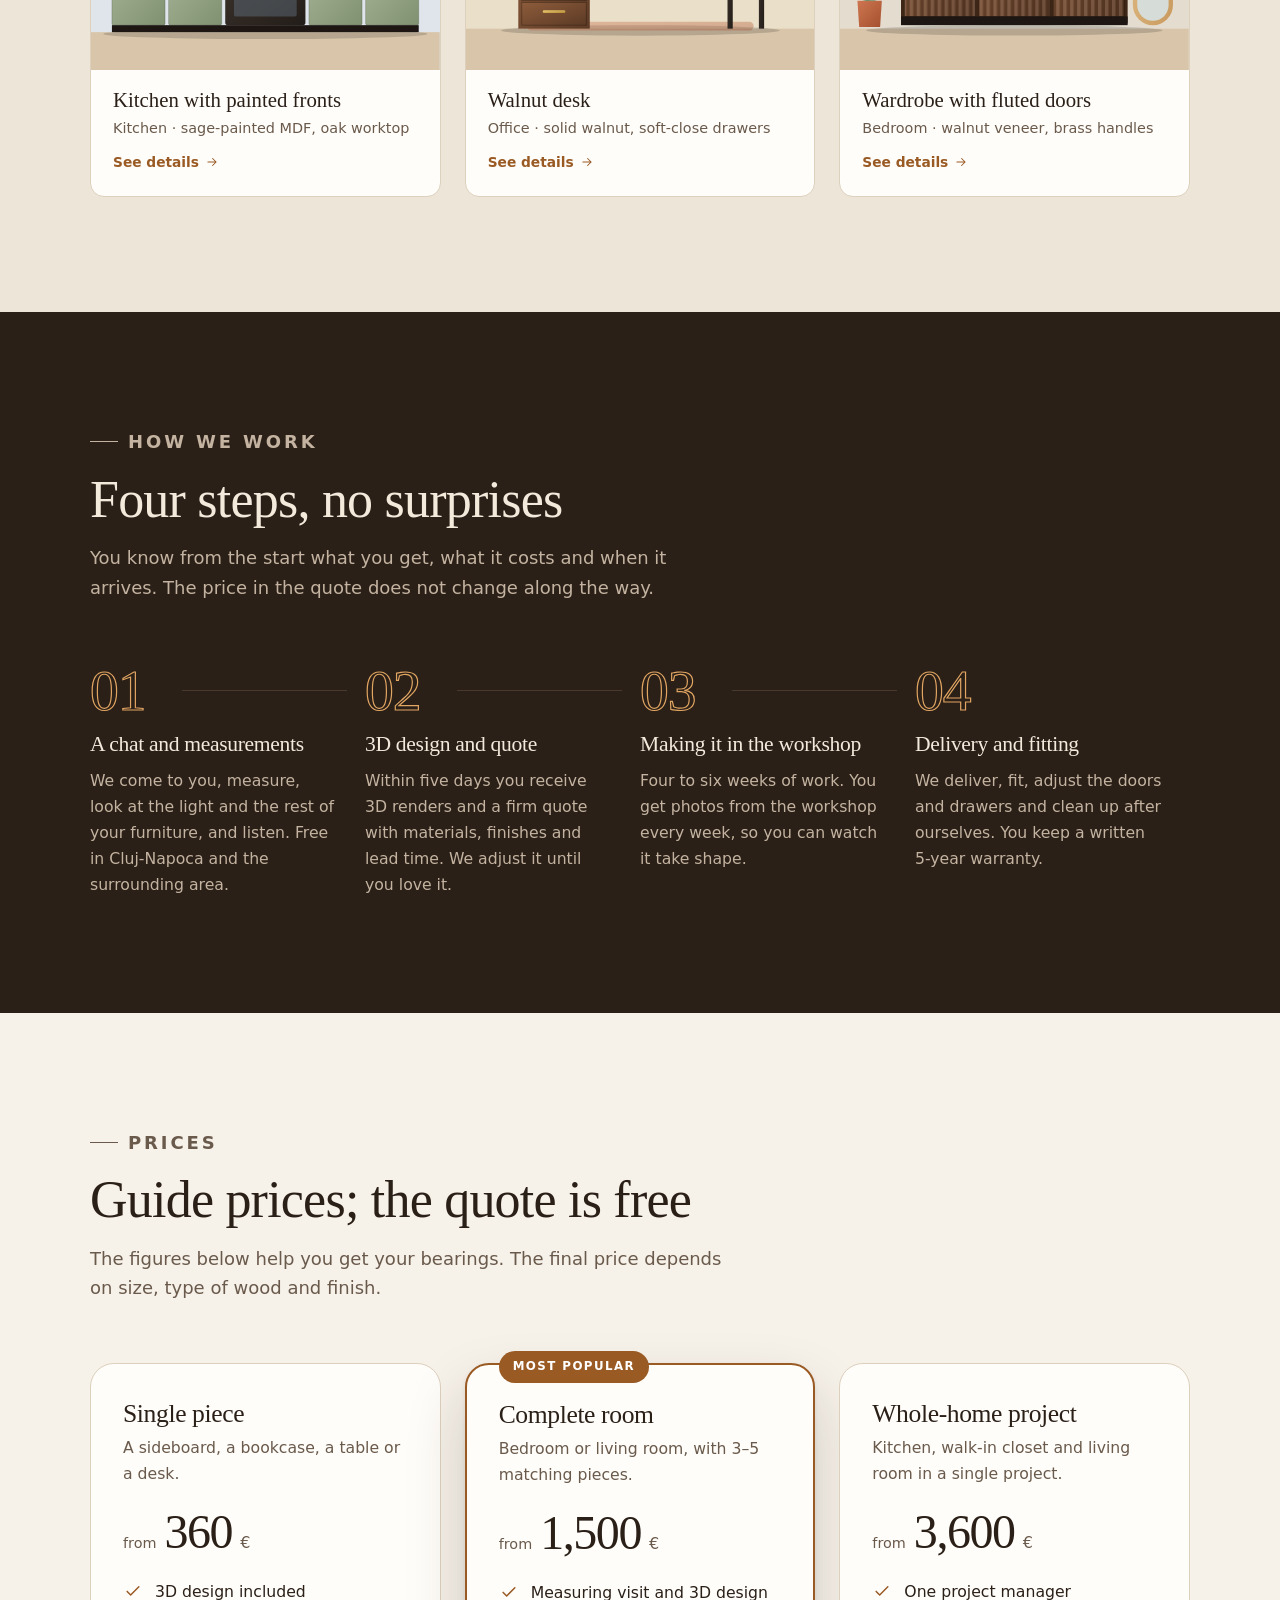
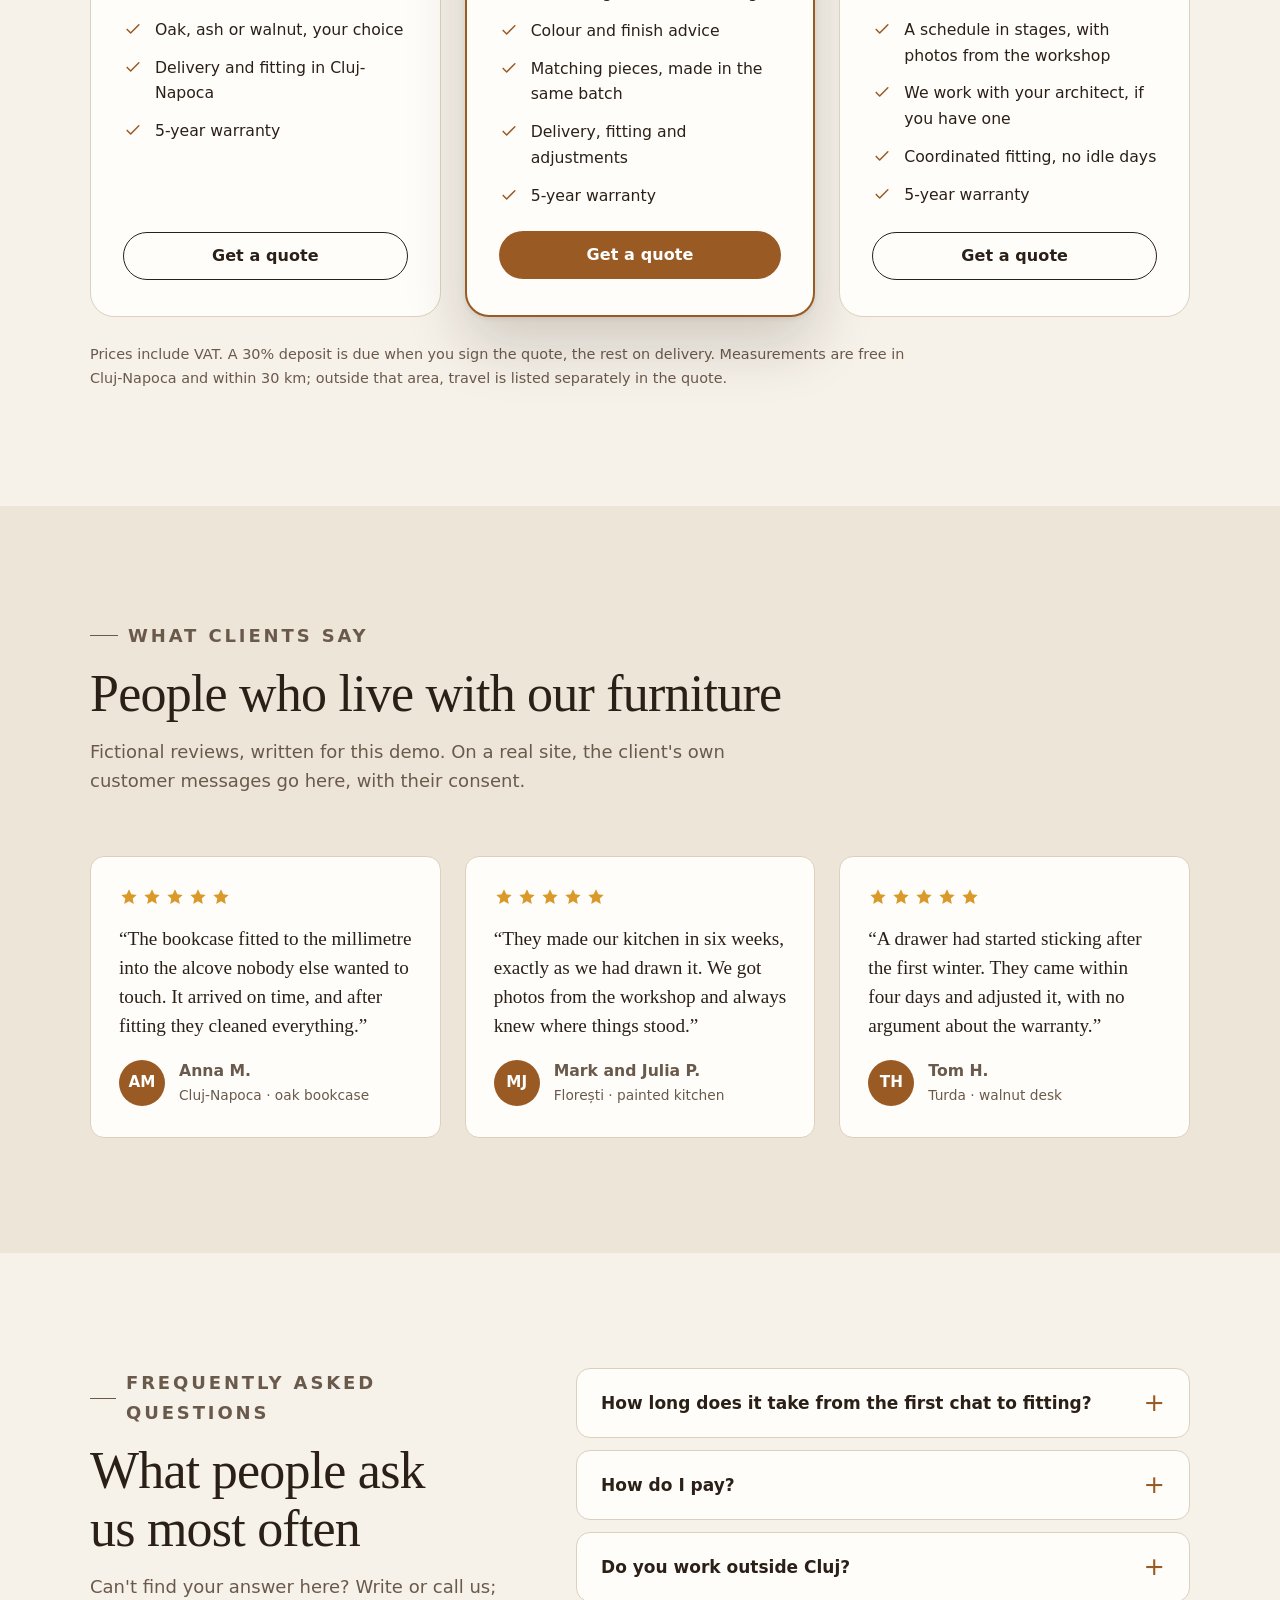
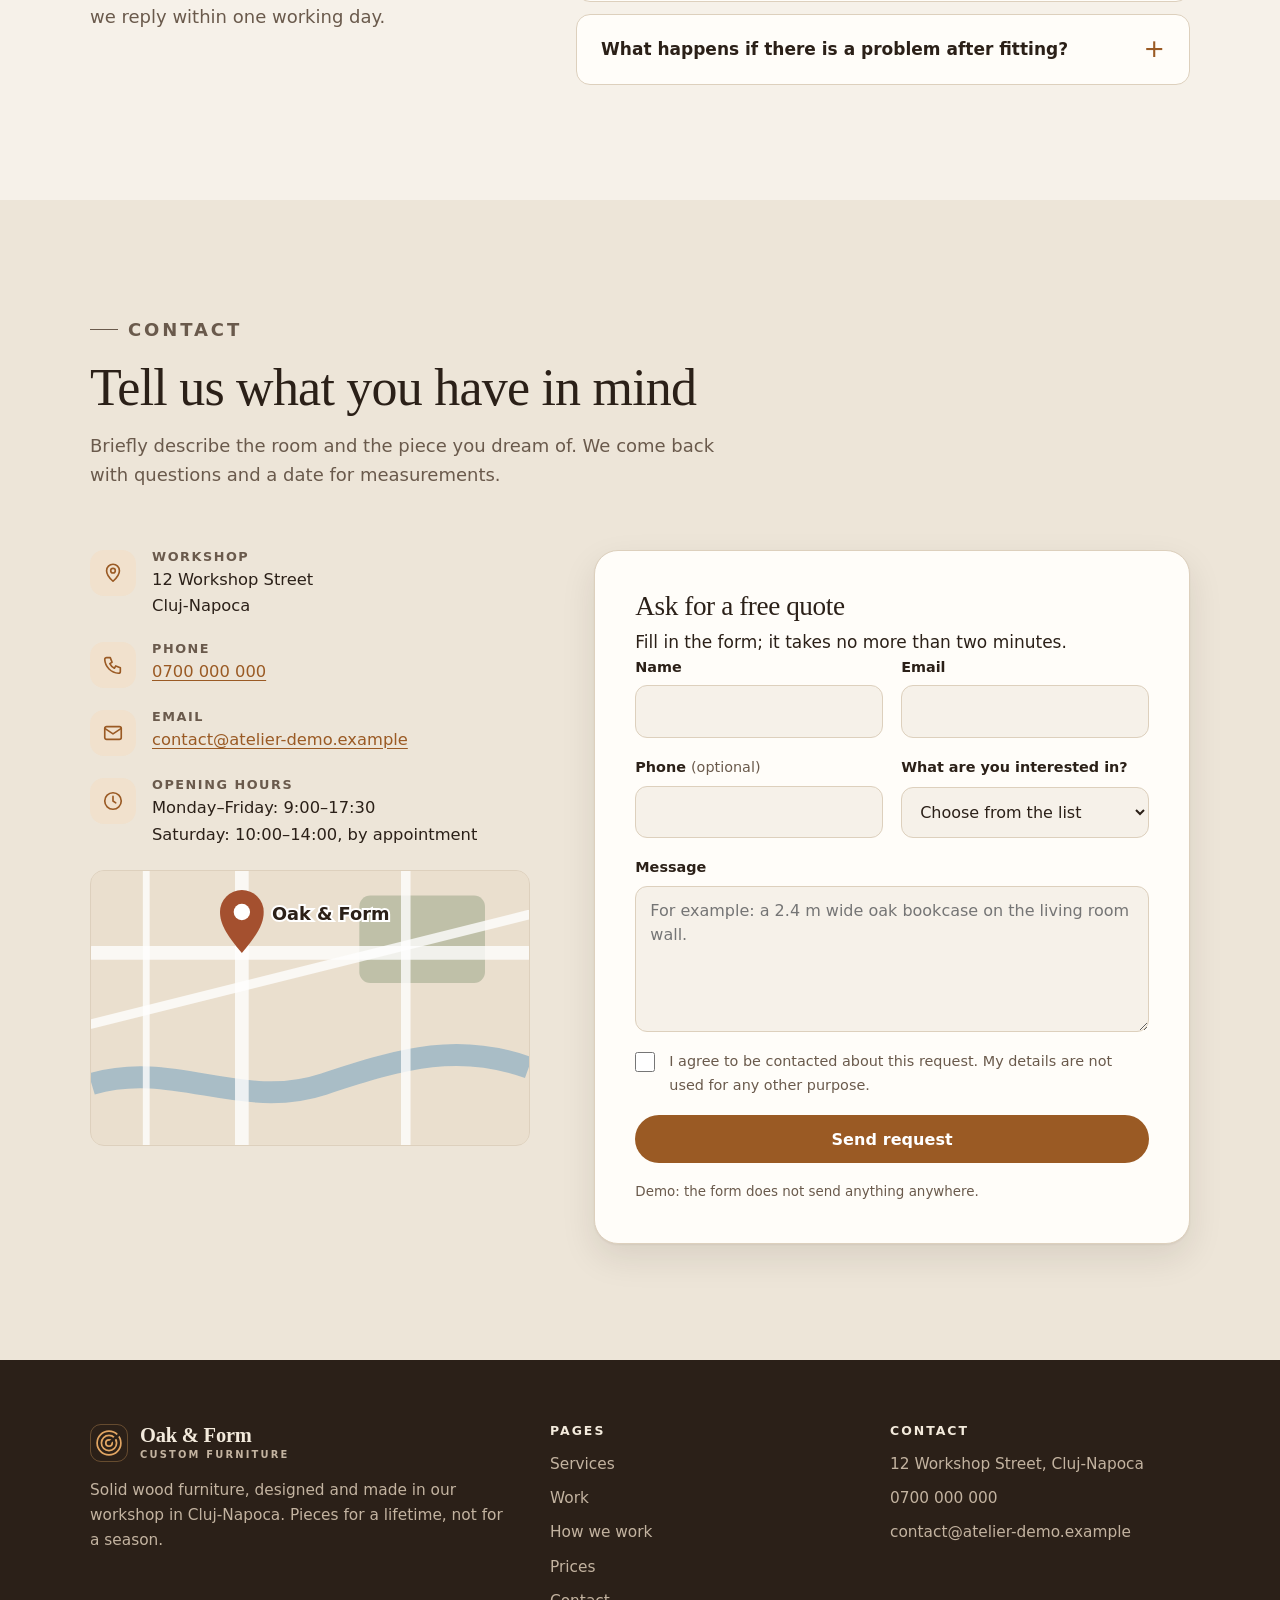
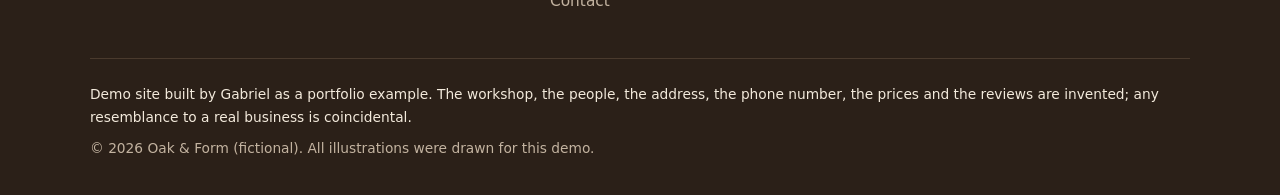
<file: site-demo/index.html>
<!doctype html>
<html lang="en">
<head>
<meta charset="utf-8">
<meta name="viewport" content="width=device-width, initial-scale=1">
<title>Oak &amp; Form | Custom solid wood furniture</title>
<meta name="description" content="Custom solid wood furniture, designed and made in our workshop in Cluj-Napoca: kitchens, wardrobes, bookcases, tables. Ask for a free quote.">
<meta name="theme-color" id="tc" content="#f6f1e9">

<!-- DEMO: fictional site. Remove the line below on a real client site so Google can index it. -->
<meta name="robots" content="noindex, nofollow">
<!-- When publishing, also add <link rel="canonical" href="https://your-domain.com/"> and an og:image (1200x630) -->

<meta property="og:type" content="website">
<meta property="og:locale" content="en_GB">
<meta property="og:site_name" content="Oak &amp; Form">
<meta property="og:title" content="Oak &amp; Form | Custom solid wood furniture">
<meta property="og:description" content="Kitchens, wardrobes, bookcases and tables in solid wood, designed and fitted by our workshop in Cluj-Napoca.">
<meta name="twitter:card" content="summary_large_image">
<meta name="twitter:title" content="Oak &amp; Form | Custom solid wood furniture">
<meta name="twitter:description" content="Kitchens, wardrobes, bookcases and tables in solid wood, designed and fitted by our workshop in Cluj-Napoca.">

<link rel="icon" href="favicon.svg" type="image/svg+xml">
<link rel="stylesheet" href="styles.css">

<!-- Sets the theme and the js class before paint, so the page does not flash -->
<script>
(function () {
  var d = document.documentElement;
  d.classList.add('js');
  try { var t = localStorage.getItem('tema'); if (t === 'dark' || t === 'light') d.setAttribute('data-theme', t); } catch (e) {}
  var dark = d.getAttribute('data-theme') === 'dark' ||
    (!d.getAttribute('data-theme') && window.matchMedia && window.matchMedia('(prefers-color-scheme: dark)').matches);
  var m = document.getElementById('tc');
  if (m) m.setAttribute('content', dark ? '#15100c' : '#f6f1e9');
})();
</script>

<!-- Structured data for Google (Schema.org). The values are FICTIONAL; replace them for a real client. -->
<script type="application/ld+json">
{
  "@context": "https://schema.org",
  "@type": "FurnitureStore",
  "name": "Oak & Form",
  "description": "Custom solid wood furniture: kitchens, wardrobes, bookcases and tables, designed and fitted by our workshop.",
  "address": {
    "@type": "PostalAddress",
    "streetAddress": "12 Workshop Street",
    "addressLocality": "Cluj-Napoca",
    "addressCountry": "RO"
  },
  "telephone": "+40 700 000 000",
  "email": "contact@atelier-demo.example",
  "priceRange": "$$",
  "openingHoursSpecification": [
    { "@type": "OpeningHoursSpecification", "dayOfWeek": ["Monday", "Tuesday", "Wednesday", "Thursday", "Friday"], "opens": "09:00", "closes": "17:30" },
    { "@type": "OpeningHoursSpecification", "dayOfWeek": "Saturday", "opens": "10:00", "closes": "14:00" }
  ]
}
</script>
</head>
<body id="top">
<a class="skip" href="#continut">Skip to content</a>
<svg width="0" height="0" style="position:absolute" aria-hidden="true" focusable="false">
  <defs>
    <linearGradient id="g-oak" x1="0" y1="0" x2="1" y2="1"><stop offset="0" stop-color="#e4c18b"/><stop offset="1" stop-color="#c99a5e"/></linearGradient>
    <linearGradient id="g-oak-d" x1="0" y1="0" x2="1" y2="1"><stop offset="0" stop-color="#cf9f63"/><stop offset="1" stop-color="#a97a42"/></linearGradient>
    <linearGradient id="g-walnut" x1="0" y1="0" x2="1" y2="1"><stop offset="0" stop-color="#8d5c3b"/><stop offset="1" stop-color="#5c3a25"/></linearGradient>
    <linearGradient id="g-ink" x1="0" y1="0" x2="1" y2="1"><stop offset="0" stop-color="#3d332c"/><stop offset="1" stop-color="#231d19"/></linearGradient>
    <linearGradient id="g-sage" x1="0" y1="0" x2="1" y2="1"><stop offset="0" stop-color="#a7b497"/><stop offset="1" stop-color="#7f9170"/></linearGradient>
    <linearGradient id="g-terra" x1="0" y1="0" x2="1" y2="1"><stop offset="0" stop-color="#cf7650"/><stop offset="1" stop-color="#a4502f"/></linearGradient>
    <linearGradient id="g-brass" x1="0" y1="0" x2="1" y2="1"><stop offset="0" stop-color="#ecc872"/><stop offset="1" stop-color="#b48b33"/></linearGradient>
    <linearGradient id="g-screen" x1="0" y1="0" x2="0" y2="1"><stop offset="0" stop-color="#3d5368"/><stop offset="1" stop-color="#6a849c"/></linearGradient>
    <pattern id="grain" width="40" height="24" patternUnits="userSpaceOnUse">
      <path d="M0 6C10 1 22 11 40 6M0 14C14 19 26 9 40 14M0 21C9 17 24 24 40 21" fill="none" stroke="#000" stroke-opacity=".07" stroke-width="1"/>
    </pattern>
    <pattern id="flute" width="8" height="8" patternUnits="userSpaceOnUse">
      <rect width="4" height="8" fill="#fff" fill-opacity=".10"/><rect x="4" width="4" height="8" fill="#000" fill-opacity=".16"/>
    </pattern>
    <pattern id="tile" width="22" height="14" patternUnits="userSpaceOnUse">
      <path d="M0 .5H22M0 7.5H22M.5 0V7M11.5 7V14" fill="none" stroke="#000" stroke-opacity=".09"/>
    </pattern>
  </defs>
</svg>

<div class="demo-bar">Portfolio demo site · the business, the people, the prices and the reviews are fictional</div>

<header class="site-header">
  <div class="container nav">
    <a class="brand" href="#top" aria-label="Oak &amp; Form, top of the page">
      <svg viewBox="0 0 40 40" aria-hidden="true" focusable="false"><rect x=".5" y=".5" width="39" height="39" rx="11" fill="#2b2018" stroke="#e2a663" stroke-opacity=".35"/><g fill="none" stroke="#e2a663" stroke-width="1.8"><circle cx="20" cy="20" r="12.5"/><circle cx="20" cy="20" r="8"/><circle cx="20" cy="20" r="3.4"/></g><path d="M20 20L32 10" stroke="#2b2018" stroke-width="2.6"/></svg>
      <span>Oak &amp; Form<small>Custom furniture</small></span>
    </a>
    <nav id="meniu" class="menu" aria-label="Main">
      <a href="#servicii">Services</a>
      <a href="#galerie">Work</a>
      <a href="#proces">How we work</a>
      <a href="#preturi">Prices</a>
      <a href="#recenzii">Reviews</a>
      <a href="ro/" class="lang" hreflang="ro" lang="ro" title="Versiunea în română">RO</a>
      <a href="#contact" class="btn btn--small">Get a quote</a>
    </nav>
    <div class="nav-actions">
      <button type="button" id="tema" class="icon-btn" aria-label="Switch theme: light or dark">
        <span class="theme-ico-sun"><svg viewBox="0 0 24 24" fill="none" stroke="currentColor" stroke-width="1.8" stroke-linecap="round" stroke-linejoin="round" aria-hidden="true" focusable="false"><circle cx="12" cy="12" r="4"/><path d="M12 2v2M12 20v2M4.9 4.9l1.4 1.4M17.7 17.7l1.4 1.4M2 12h2M20 12h2M4.9 19.1l1.4-1.4M17.7 6.3l1.4-1.4"/></svg></span><span class="theme-ico-moon"><svg viewBox="0 0 24 24" fill="none" stroke="currentColor" stroke-width="1.8" stroke-linecap="round" stroke-linejoin="round" aria-hidden="true" focusable="false"><path d="M20 14.5A8 8 0 1 1 9.5 4a6.5 6.5 0 0 0 10.5 10.5z"/></svg></span>
      </button>
      <button type="button" id="burger" class="icon-btn burger" aria-expanded="false" aria-controls="meniu" aria-label="Open the menu"><svg viewBox="0 0 24 24" fill="none" stroke="currentColor" stroke-width="1.8" stroke-linecap="round" stroke-linejoin="round" aria-hidden="true" focusable="false"><path d="M4 7h16M4 12h16M4 17h16"/></svg></button>
    </div>
  </div>
</header>

<main id="continut">

  <!-- ================= HERO ================= -->
  <section class="hero" aria-labelledby="titlu-hero">
    <div class="container hero-grid">
      <div class="hero-copy">
        <p class="eyebrow">Custom furniture workshop · Cluj-Napoca</p>
        <h1 id="titlu-hero">Solid wood furniture, made <em>exactly</em> for your room.</h1>
        <p class="lede">We design, cut, join and fit every piece in our own workshop. You choose the size, the wood and the finish; we take care of everything else.</p>
        <div class="hero-cta">
          <a class="btn" href="#contact">Ask for a free quote <svg viewBox="0 0 24 24" fill="none" stroke="currentColor" stroke-width="1.8" stroke-linecap="round" stroke-linejoin="round" aria-hidden="true" focusable="false"><path d="M5 12h14M13 6l6 6-6 6"/></svg></a>
          <a class="btn btn--ghost" href="#galerie">See our work</a>
        </div>
        <ul class="trust" aria-label="In short">
          <li><svg viewBox="0 0 24 24" fill="none" stroke="currentColor" stroke-width="1.8" stroke-linecap="round" stroke-linejoin="round" aria-hidden="true" focusable="false"><path d="M5 19c0-8 5-13 15-14 0 10-5 15-13 15"/><path d="M5 19c2-5 5-8 9-10"/></svg>Solid oak, walnut and ash</li>
          <li><svg viewBox="0 0 24 24" fill="none" stroke="currentColor" stroke-width="1.8" stroke-linecap="round" stroke-linejoin="round" aria-hidden="true" focusable="false"><path d="M12 3l8 3v6c0 5-3.5 8-8 9-4.5-1-8-4-8-9V6z"/><path d="M8.5 12l2.5 2.5 4.5-5"/></svg>5-year warranty</li>
          <li><svg viewBox="0 0 24 24" fill="none" stroke="currentColor" stroke-width="1.8" stroke-linecap="round" stroke-linejoin="round" aria-hidden="true" focusable="false"><path d="M3 6h11v10H3zM14 9h4l3 3v4h-7"/><circle cx="7" cy="17.5" r="1.8"/><circle cx="17" cy="17.5" r="1.8"/></svg>Delivery and fitting included</li>
        </ul>
      </div>
      <div class="hero-art">
        <div class="hero-card"><svg viewBox="0 0 520 560" role="img" aria-label="A modern living room with a fluted-door walnut sideboard, a painting, a round mirror, a lamp and a plant" focusable="false"><rect class="c-wall" width="520" height="560"/><path d="M330 0H520V330L330 250Z" fill="#fff" fill-opacity=".10"/><rect class="c-floor" y="430" width="520" height="130"/><rect y="424" width="520" height="8" fill="#fff" fill-opacity=".30"/><path d="M0 466H520M0 504H520M0 542H520M150 432V466M380 466V504M70 504V542M300 504V542M450 542V560" stroke="#000" stroke-opacity=".07" stroke-width="2" fill="none"/><rect x="64" y="40" width="134" height="172" fill="#2e2723"/><rect x="75" y="51" width="112" height="150" class="c-paper"/><path d="M90 186V132a41 41 0 0 1 82 0V186Z" fill="url(#g-terra)"/><circle cx="131" cy="126" r="15" fill="#f2d7a0"/><path d="M90 186Q124 152 172 168V186Z" fill="url(#g-sage)"/><circle cx="296" cy="140" r="56" fill="url(#g-oak-d)"/><circle cx="296" cy="140" r="48" fill="#d6dcd8"/><path d="M262 124A38 38 0 0 1 292 102" stroke="#fff" stroke-opacity=".65" stroke-width="6" fill="none" stroke-linecap="round"/><circle cx="392" cy="226" r="60" fill="#f7d996" fill-opacity=".10"/><rect x="390.5" y="246" width="3" height="46" fill="#2e2723"/><ellipse cx="392" cy="292" rx="14" ry="3" fill="#2e2723"/><path d="M366 246L376 208H408L418 246Z" fill="#f4e4c4"/><ellipse cx="392" cy="246" rx="26" ry="4" fill="#f7d996"/><ellipse cx="240" cy="456" rx="214" ry="9" fill="#000" fill-opacity=".16"/><path d="M104 396H114L112 448H106Z" fill="#231d19" fill-opacity=".7"/><path d="M366 396H376L374 448H368Z" fill="#231d19" fill-opacity=".7"/><path d="M62 396H80L76 452H66Z" fill="url(#g-ink)"/><path d="M400 396H418L414 452H404Z" fill="url(#g-ink)"/><rect x="40" y="306" width="400" height="90" rx="4" fill="url(#g-walnut)"/><rect x="50" y="314" width="90" height="74" rx="2" fill="url(#g-walnut)"/><rect x="50" y="314" width="90" height="74" rx="2" fill="url(#flute)"/><rect x="50" y="314" width="90" height="74" rx="2" fill="none" stroke="#000" stroke-opacity=".28"/><rect x="148" y="314" width="90" height="74" rx="2" fill="url(#g-walnut)"/><rect x="148" y="314" width="90" height="74" rx="2" fill="url(#flute)"/><rect x="148" y="314" width="90" height="74" rx="2" fill="none" stroke="#000" stroke-opacity=".28"/><rect x="246" y="314" width="90" height="74" rx="2" fill="url(#g-walnut)"/><rect x="246" y="314" width="90" height="74" rx="2" fill="url(#flute)"/><rect x="246" y="314" width="90" height="74" rx="2" fill="none" stroke="#000" stroke-opacity=".28"/><rect x="344" y="314" width="90" height="74" rx="2" fill="url(#g-walnut)"/><rect x="344" y="314" width="90" height="74" rx="2" fill="url(#flute)"/><rect x="344" y="314" width="90" height="74" rx="2" fill="none" stroke="#000" stroke-opacity=".28"/><rect x="134" y="338" width="3" height="28" rx="1.5" fill="url(#g-brass)"/><rect x="158" y="338" width="3" height="28" rx="1.5" fill="url(#g-brass)"/><rect x="328" y="338" width="3" height="28" rx="1.5" fill="url(#g-brass)"/><rect x="350" y="338" width="3" height="28" rx="1.5" fill="url(#g-brass)"/><rect x="32" y="292" width="416" height="14" rx="3" fill="url(#g-oak)"/><rect x="32" y="292" width="416" height="14" rx="3" fill="url(#grain)"/><rect x="34" y="292" width="412" height="2.5" rx="1" fill="#fff" fill-opacity=".38"/><path d="M80 292C72 276 78 262 90 254C102 262 108 276 100 292Z" fill="#eadfc9"/><path d="M90 254C86 244 78 234 72 226M90 254C94 244 100 232 104 222M90 254C90 242 90 230 88 216" stroke="#5d6b4a" stroke-width="2" fill="none"/><ellipse cx="72" cy="226" rx="4" ry="9" transform="rotate(-38 72 226)" fill="url(#g-sage)"/><ellipse cx="104" cy="222" rx="4" ry="9" transform="rotate(38 104 222)" fill="#6d7f5a"/><ellipse cx="88" cy="216" rx="4" ry="9" fill="url(#g-sage)"/><ellipse cx="80" cy="238" rx="3.4" ry="7" transform="rotate(-60 80 238)" fill="#6d7f5a"/><ellipse cx="99" cy="236" rx="3.4" ry="7" transform="rotate(60 99 236)" fill="url(#g-sage)"/><rect x="186" y="281" width="76" height="11" fill="#b8603e"/><rect x="192" y="270" width="66" height="11" fill="#2e2723"/><rect x="188" y="259" width="72" height="11" fill="#d9c9a8"/><circle cx="224" cy="250" r="9" fill="url(#g-brass)"/><path d="M444 470H488L482 522H450Z" fill="url(#g-terra)"/><path d="M0 0C-16 -34 -12 -78 0 -104C12 -78 16 -34 0 0Z" transform="translate(466 472) rotate(-40) scale(.85)" fill="url(#g-sage)"/><path d="M0 0C-16 -34 -12 -78 0 -104C12 -78 16 -34 0 0Z" transform="translate(466 472) rotate(-20) scale(.85)" fill="#6d7f5a"/><path d="M0 0C-16 -34 -12 -78 0 -104C12 -78 16 -34 0 0Z" transform="translate(466 472) rotate(0) scale(.85)" fill="url(#g-sage)"/><path d="M0 0C-16 -34 -12 -78 0 -104C12 -78 16 -34 0 0Z" transform="translate(466 472) rotate(20) scale(.85)" fill="#6d7f5a"/><path d="M0 0C-16 -34 -12 -78 0 -104C12 -78 16 -34 0 0Z" transform="translate(466 472) rotate(40) scale(.85)" fill="url(#g-sage)"/></svg></div>
        <div class="badge badge--a"><span class="b-ico"><svg viewBox="0 0 24 24" fill="none" stroke="currentColor" stroke-width="1.8" stroke-linecap="round" stroke-linejoin="round" aria-hidden="true" focusable="false"><path d="M12 3l8 3v6c0 5-3.5 8-8 9-4.5-1-8-4-8-9V6z"/><path d="M8.5 12l2.5 2.5 4.5-5"/></svg></span><span><strong>5 years</strong>structural warranty</span></div>
        <div class="badge badge--b"><span class="b-ico"><svg viewBox="0 0 24 24" fill="none" stroke="currentColor" stroke-width="1.8" stroke-linecap="round" stroke-linejoin="round" aria-hidden="true" focusable="false"><circle cx="12" cy="12" r="9"/><path d="M12 7v5l3 2"/></svg></span><span><strong>4–6 weeks</strong>average lead time</span></div>
      </div>
    </div>
  </section>

  <!-- ================= NUMBERS ================= -->
  <section class="stats" aria-label="The workshop in numbers">
    <div class="container stats-grid">
      <div class="stat"><b>12</b><span>years in the workshop</span></div>
      <div class="stat"><b>340+</b><span>pieces delivered</span></div>
      <div class="stat"><b>5 years</b><span>written warranty</span></div>
      <div class="stat"><b>4.9/5</b><span>average rating from 118 reviews</span></div>
    </div>
  </section>

  <!-- ================= SERVICES ================= -->
  <section class="section" id="servicii" aria-labelledby="titlu-servicii">
    <div class="container">
      <div class="section-head reveal">
        <p class="eyebrow">What we do</p>
        <h2 id="titlu-servicii">From a single piece to the whole house</h2>
        <p>We work with solid wood, veneer and painted MDF. Every project starts with measurements taken in your home, not from a catalogue.</p>
      </div>
      <div class="cards">
        <article class="card reveal"><span class="ico"><svg viewBox="0 0 24 24" fill="none" stroke="currentColor" stroke-width="1.8" stroke-linecap="round" stroke-linejoin="round" aria-hidden="true" focusable="false"><path d="M3 17L17 3l4 4L7 21H3z"/><path d="M13.5 6.5l4 4M10.5 9.5l2 2M7.5 12.5l2 2"/></svg></span><h3>Custom furniture</h3><p>Living room, bedroom, hallway: one-off pieces cut to the alcoves and corners of your room, in sizes no shop has.</p></article>
        <article class="card reveal" data-d="1"><span class="ico"><svg viewBox="0 0 24 24" fill="none" stroke="currentColor" stroke-width="1.8" stroke-linecap="round" stroke-linejoin="round" aria-hidden="true" focusable="false"><path d="M5 10h14v8a2 2 0 0 1-2 2H7a2 2 0 0 1-2-2z"/><path d="M3 10h18M9 6c0-1.5 1-2 1-3M14 6c0-1.5 1-2 1-3"/></svg></span><h3>Kitchens</h3><p>Solid wood or painted MDF fronts, your choice of worktop, soft-close hardware and perfectly integrated appliances.</p></article>
        <article class="card reveal" data-d="2"><span class="ico"><svg viewBox="0 0 24 24" fill="none" stroke="currentColor" stroke-width="1.8" stroke-linecap="round" stroke-linejoin="round" aria-hidden="true" focusable="false"><rect x="4" y="3" width="16" height="18" rx="1.5"/><path d="M12 3v18M9.5 11v2M14.5 11v2"/></svg></span><h3>Wardrobes and walk-in closets</h3><p>Floor-to-ceiling wardrobes with hinged or sliding doors and interiors planned around your clothes, shoes and belongings.</p></article>
        <article class="card reveal"><span class="ico"><svg viewBox="0 0 24 24" fill="none" stroke="currentColor" stroke-width="1.8" stroke-linecap="round" stroke-linejoin="round" aria-hidden="true" focusable="false"><rect x="3" y="7" width="18" height="3" rx="1"/><path d="M6 10v10M18 10v10"/></svg></span><h3>Tables and chairs</h3><p>Solid oak dining tables, fixed or extendable, with wooden or metal legs and matching chairs.</p></article>
        <article class="card reveal" data-d="1"><span class="ico"><svg viewBox="0 0 24 24" fill="none" stroke="currentColor" stroke-width="1.8" stroke-linecap="round" stroke-linejoin="round" aria-hidden="true" focusable="false"><rect x="3" y="7" width="18" height="13" rx="2"/><path d="M9 7V5a2 2 0 0 1 2-2h2a2 2 0 0 1 2 2v2M3 13h18"/></svg></span><h3>Offices and commercial spaces</h3><p>Home offices, reception desks, shop shelving, furniture for cafés and clinics, delivered on time and fitted overnight.</p></article>
        <article class="card reveal" data-d="2"><span class="ico"><svg viewBox="0 0 24 24" fill="none" stroke="currentColor" stroke-width="1.8" stroke-linecap="round" stroke-linejoin="round" aria-hidden="true" focusable="false"><path d="M20 12a8 8 0 1 1-2.5-5.8"/><path d="M20 4v5h-5"/></svg></span><h3>Restoration and repairs</h3><p>We bring old pieces back to life: sanding, rebuilt joints, new hardware and a fresh oil or lacquer finish.</p></article>
      </div>
    </div>
  </section>

  <!-- ================= GALLERY ================= -->
  <section class="section section--alt" id="galerie" aria-labelledby="titlu-galerie">
    <div class="container">
      <div class="section-head reveal">
        <p class="eyebrow">Recent work</p>
        <h2 id="titlu-galerie">A few pieces we have made</h2>
        <p>Pick a category and click a piece to see it larger. The illustrations were drawn for this demo; on a real site, the workshop's photos go here.</p>
      </div>
      <div class="filters reveal" role="group" aria-label="Filter the work">
        <button type="button" class="chip" data-filtru="toate" aria-pressed="true">All</button>
        <button type="button" class="chip" data-filtru="living" aria-pressed="false">Living room</button>
        <button type="button" class="chip" data-filtru="bucatarie" aria-pressed="false">Kitchen</button>
        <button type="button" class="chip" data-filtru="dormitor" aria-pressed="false">Bedroom</button>
        <button type="button" class="chip" data-filtru="birou" aria-pressed="false">Office</button>
      </div>
      <ul class="works">
        <li class="work reveal" style="--wall: var(--tile-a)" data-cat="living" data-proiect="piesa" data-desc="A floor-to-ceiling bookcase with shelves spaced to the client's books and two doors at the bottom for the things that shouldn't be on show. Fitted into an alcove with uneven walls, cut to the millimetre.">
          <button type="button" class="work-btn">
            <span class="work-art"><svg viewBox="0 0 400 300" aria-hidden="true" focusable="false"><rect class="c-wall" width="400" height="300"/><rect class="c-floor" y="252" width="400" height="48"/><ellipse cx="200" cy="254" rx="150" ry="6" fill="#000" fill-opacity=".16"/><rect x="70" y="36" width="260" height="216" rx="3" fill="url(#g-oak)"/><rect x="82" y="48" width="236" height="192" fill="#a67a44"/><rect x="82" y="48" width="236" height="192" fill="url(#grain)"/><rect x="88" y="64" width="9" height="26" rx="1" fill="#a54a3a"/><rect x="90" y="68" width="5" height="2" fill="#fff" fill-opacity=".35"/><rect x="97" y="58" width="7" height="32" rx="1" fill="#2f3f52"/><rect x="99" y="62" width="3" height="2" fill="#fff" fill-opacity=".35"/><rect x="105" y="66" width="11" height="24" rx="1" fill="#d9c9a8"/><rect x="107" y="70" width="7" height="2" fill="#fff" fill-opacity=".35"/><rect x="116" y="65" width="7" height="25" rx="1" fill="#a54a3a"/><rect x="118" y="69" width="3" height="2" fill="#fff" fill-opacity=".35"/><rect x="124" y="63" width="7" height="27" rx="1" fill="#2f3f52"/><rect x="126" y="67" width="3" height="2" fill="#fff" fill-opacity=".35"/><rect x="133" y="66" width="10" height="24" rx="1" fill="#2e2723"/><rect x="135" y="70" width="6" height="2" fill="#fff" fill-opacity=".35"/><rect x="143" y="56" width="8" height="34" rx="1" fill="#2e2723"/><rect x="145" y="60" width="4" height="2" fill="#fff" fill-opacity=".35"/><rect x="151" y="57" width="11" height="33" rx="1" fill="#a54a3a"/><rect x="153" y="61" width="7" height="2" fill="#fff" fill-opacity=".35"/><rect x="162" y="66" width="8" height="24" rx="1" fill="#d9c9a8"/><rect x="164" y="70" width="4" height="2" fill="#fff" fill-opacity=".35"/><path d="M185 90 C179 80 186 75 188 70 H194 C196 75 203 80 197 90 Z" fill="url(#g-terra)"/><path d="M191 70 C189 64 185 60 182 57 M191 70 C193 63 197 59 200 55" stroke="#5d6b4a" stroke-width="1.5" fill="none"/><ellipse cx="182" cy="55" rx="2.6" ry="5" transform="rotate(-40 182 55)" fill="url(#g-sage)"/><ellipse cx="200" cy="53" rx="2.6" ry="5" transform="rotate(40 200 53)" fill="url(#g-sage)"/><rect x="212" y="64" width="10" height="26" rx="1" fill="#d9c9a8"/><rect x="214" y="68" width="6" height="2" fill="#fff" fill-opacity=".35"/><rect x="222" y="62" width="11" height="28" rx="1" fill="#d9c9a8"/><rect x="224" y="66" width="7" height="2" fill="#fff" fill-opacity=".35"/><rect x="233" y="57" width="7" height="33" rx="1" fill="#2e2723"/><rect x="235" y="61" width="3" height="2" fill="#fff" fill-opacity=".35"/><rect x="240" y="65" width="9" height="25" rx="1" fill="#d9c9a8"/><rect x="242" y="69" width="5" height="2" fill="#fff" fill-opacity=".35"/><rect x="249" y="66" width="11" height="24" rx="1" fill="#2e2723"/><rect x="251" y="70" width="7" height="2" fill="#fff" fill-opacity=".35"/><path d="M282.0 76 H302.0 L300.0 90 H284.0 Z" fill="url(#g-terra)"/><ellipse cx="292" cy="64.0" rx="4.8" ry="12.0" transform="rotate(-36 292 76)" fill="url(#g-sage)"/><ellipse cx="292" cy="64.0" rx="4.8" ry="12.0" transform="rotate(-18 292 76)" fill="#6d7f5a"/><ellipse cx="292" cy="64.0" rx="4.8" ry="12.0" transform="rotate(0 292 76)" fill="url(#g-sage)"/><ellipse cx="292" cy="64.0" rx="4.8" ry="12.0" transform="rotate(18 292 76)" fill="#6d7f5a"/><ellipse cx="292" cy="64.0" rx="4.8" ry="12.0" transform="rotate(36 292 76)" fill="url(#g-sage)"/><rect x="88" y="108" width="12" height="32" rx="1" fill="#a54a3a"/><rect x="90" y="112" width="8" height="2" fill="#fff" fill-opacity=".35"/><rect x="101" y="107" width="10" height="33" rx="1" fill="#3f5a4a"/><rect x="103" y="111" width="6" height="2" fill="#fff" fill-opacity=".35"/><rect x="112" y="113" width="9" height="27" rx="1" fill="#8a9a7b"/><rect x="114" y="117" width="5" height="2" fill="#fff" fill-opacity=".35"/><rect x="121" y="107" width="7" height="33" rx="1" fill="#c9a24b"/><rect x="123" y="111" width="3" height="2" fill="#fff" fill-opacity=".35"/><rect x="130" y="111" width="10" height="29" rx="1" fill="#3f5a4a"/><rect x="132" y="115" width="6" height="2" fill="#fff" fill-opacity=".35"/><rect x="158" y="108" width="30" height="32" fill="#2e2723"/><rect x="161" y="111" width="24" height="26" class="c-paper"/><circle cx="173" cy="122" r="6" fill="url(#g-terra)"/><path d="M161 137Q172 126 185 134V137Z" fill="url(#g-sage)"/><rect x="208" y="115" width="7" height="25" rx="1" fill="#d9c9a8"/><rect x="210" y="119" width="3" height="2" fill="#fff" fill-opacity=".35"/><rect x="216" y="104" width="8" height="36" rx="1" fill="#5b3a29"/><rect x="218" y="108" width="4" height="2" fill="#fff" fill-opacity=".35"/><rect x="224" y="110" width="10" height="30" rx="1" fill="#b8603e"/><rect x="226" y="114" width="6" height="2" fill="#fff" fill-opacity=".35"/><rect x="234" y="108" width="13" height="32" rx="1" fill="#2e2723"/><rect x="236" y="112" width="9" height="2" fill="#fff" fill-opacity=".35"/><rect x="248" y="105" width="9" height="35" rx="1" fill="#5b3a29"/><rect x="250" y="109" width="5" height="2" fill="#fff" fill-opacity=".35"/><rect x="268" y="131" width="40" height="9" fill="#2f3f52"/><rect x="272" y="122" width="34" height="9" fill="#e8dcc3"/><rect x="266" y="113" width="42" height="9" fill="#b8603e"/><circle cx="288" cy="108" r="5" fill="url(#g-brass)"/><path d="M97.0 176 H115.0 L113.0 190 H99.0 Z" fill="url(#g-terra)"/><ellipse cx="106" cy="165.0" rx="4.4" ry="11.0" transform="rotate(-34 106 176)" fill="url(#g-sage)"/><ellipse cx="106" cy="165.0" rx="4.4" ry="11.0" transform="rotate(-17 106 176)" fill="#6d7f5a"/><ellipse cx="106" cy="165.0" rx="4.4" ry="11.0" transform="rotate(0 106 176)" fill="url(#g-sage)"/><ellipse cx="106" cy="165.0" rx="4.4" ry="11.0" transform="rotate(17 106 176)" fill="#6d7f5a"/><ellipse cx="106" cy="165.0" rx="4.4" ry="11.0" transform="rotate(34 106 176)" fill="url(#g-sage)"/><rect x="126" y="154" width="11" height="36" rx="1" fill="#3f5a4a"/><rect x="128" y="158" width="7" height="2" fill="#fff" fill-opacity=".35"/><rect x="137" y="165" width="13" height="25" rx="1" fill="#c9a24b"/><rect x="139" y="169" width="9" height="2" fill="#fff" fill-opacity=".35"/><rect x="151" y="156" width="12" height="34" rx="1" fill="#2f3f52"/><rect x="153" y="160" width="8" height="2" fill="#fff" fill-opacity=".35"/><rect x="163" y="155" width="12" height="35" rx="1" fill="#c9a24b"/><rect x="165" y="159" width="8" height="2" fill="#fff" fill-opacity=".35"/><rect x="177" y="159" width="12" height="31" rx="1" fill="#c9a24b"/><rect x="179" y="163" width="8" height="2" fill="#fff" fill-opacity=".35"/><rect x="210" y="166" width="9" height="24" rx="1" fill="#3f5a4a"/><rect x="212" y="170" width="5" height="2" fill="#fff" fill-opacity=".35"/><rect x="220" y="157" width="8" height="33" rx="1" fill="#2f3f52"/><rect x="222" y="161" width="4" height="2" fill="#fff" fill-opacity=".35"/><rect x="229" y="163" width="7" height="27" rx="1" fill="#c9a24b"/><rect x="231" y="167" width="3" height="2" fill="#fff" fill-opacity=".35"/><rect x="236" y="163" width="12" height="27" rx="1" fill="#a54a3a"/><rect x="238" y="167" width="8" height="2" fill="#fff" fill-opacity=".35"/><rect x="249" y="159" width="13" height="31" rx="1" fill="#2f3f52"/><rect x="251" y="163" width="9" height="2" fill="#fff" fill-opacity=".35"/><rect x="262" y="160" width="10" height="30" rx="1" fill="#d9c9a8"/><rect x="264" y="164" width="6" height="2" fill="#fff" fill-opacity=".35"/><rect x="273" y="160" width="8" height="30" rx="1" fill="#d9c9a8"/><rect x="275" y="164" width="4" height="2" fill="#fff" fill-opacity=".35"/><path d="M291 190 C285 180 292 175 294 170 H300 C302 175 309 180 303 190 Z" fill="url(#g-ink)"/><path d="M297 170 C295 164 291 160 288 157 M297 170 C299 163 303 159 306 155" stroke="#5d6b4a" stroke-width="1.5" fill="none"/><ellipse cx="288" cy="155" rx="2.6" ry="5" transform="rotate(-40 288 155)" fill="url(#g-sage)"/><ellipse cx="306" cy="153" rx="2.6" ry="5" transform="rotate(40 306 153)" fill="url(#g-sage)"/><rect x="196" y="98" width="8" height="92" fill="url(#g-oak)"/><rect x="82" y="90" width="236" height="8" fill="url(#g-oak)"/><rect x="82" y="90" width="236" height="1.5" fill="#fff" fill-opacity=".35"/><rect x="82" y="98" width="236" height="3" fill="#000" fill-opacity=".18"/><rect x="82" y="140" width="236" height="8" fill="url(#g-oak)"/><rect x="82" y="140" width="236" height="1.5" fill="#fff" fill-opacity=".35"/><rect x="82" y="148" width="236" height="3" fill="#000" fill-opacity=".18"/><rect x="82" y="190" width="236" height="8" fill="url(#g-oak)"/><rect x="82" y="190" width="236" height="1.5" fill="#fff" fill-opacity=".35"/><rect x="82" y="198" width="236" height="3" fill="#000" fill-opacity=".18"/><rect x="196" y="198" width="8" height="42" fill="url(#g-oak)"/><rect x="84" y="200" width="110" height="38" rx="2" fill="url(#g-oak-d)" stroke="#000" stroke-opacity=".2"/><rect x="92" y="207" width="94" height="24" fill="none" stroke="#000" stroke-opacity=".16"/><rect x="206" y="200" width="110" height="38" rx="2" fill="url(#g-oak-d)" stroke="#000" stroke-opacity=".2"/><rect x="214" y="207" width="94" height="24" fill="none" stroke="#000" stroke-opacity=".16"/><circle cx="188" cy="219" r="3" fill="url(#g-brass)"/><circle cx="212" cy="219" r="3" fill="url(#g-brass)"/><rect x="70" y="36" width="260" height="3" fill="#fff" fill-opacity=".35"/></svg></span>
            <span class="work-meta"><span class="work-title">Oak bookcase</span><span class="work-sub">Living room · solid oak, natural oil</span><span class="work-more">See details <svg viewBox="0 0 24 24" fill="none" stroke="currentColor" stroke-width="1.8" stroke-linecap="round" stroke-linejoin="round" aria-hidden="true" focusable="false"><path d="M5 12h14M13 6l6 6-6 6"/></svg></span></span>
          </button>
        </li>
        <li class="work reveal" data-d="1" style="--wall: var(--tile-b)" data-cat="living" data-proiect="piesa" data-desc="A 240 × 100 cm top made of oak staves glued lengthwise, with softly rounded edges and tapered legs. Also made as an extendable version for people who often have guests.">
          <button type="button" class="work-btn">
            <span class="work-art"><svg viewBox="0 0 400 300" aria-hidden="true" focusable="false"><rect class="c-wall" width="400" height="300"/><rect class="c-floor" y="252" width="400" height="48"/><ellipse cx="200" cy="254" rx="156" ry="6" fill="#000" fill-opacity=".16"/><path d="M178 80L222 80L290 250L110 250Z" fill="#f7d996" fill-opacity=".10"/><path d="M200 0V44" stroke="#2e2723" stroke-width="2"/><path d="M168 80C168 58 182 46 200 46C218 46 232 58 232 80Z" fill="url(#g-ink)"/><rect x="196" y="40" width="8" height="8" rx="2" fill="url(#g-brass)"/><ellipse cx="200" cy="81" rx="31" ry="4.5" fill="#f7d996"/><path d="M96 170V124Q96 106 114 106H142Q160 106 160 124V170Z" fill="url(#g-sage)"/><path d="M106 124Q106 116 114 116H142Q150 116 150 124V150H106Z" fill="#000" fill-opacity=".10"/><rect x="102" y="176" width="6" height="74" fill="url(#g-walnut)"/><rect x="148" y="176" width="6" height="74" fill="url(#g-walnut)"/><path d="M240 170V124Q240 106 258 106H286Q304 106 304 124V170Z" fill="url(#g-sage)"/><path d="M250 124Q250 116 258 116H286Q294 116 294 124V150H250Z" fill="#000" fill-opacity=".10"/><rect x="246" y="176" width="6" height="74" fill="url(#g-walnut)"/><rect x="292" y="176" width="6" height="74" fill="url(#g-walnut)"/><ellipse cx="200" cy="252" rx="156" ry="7" fill="#000" fill-opacity=".14"/><path d="M82 188H102L98 250H88Z" fill="url(#g-oak-d)"/><path d="M298 188H318L312 250H302Z" fill="url(#g-oak-d)"/><rect x="76" y="176" width="248" height="12" fill="url(#g-oak-d)"/><rect x="52" y="162" width="296" height="14" rx="3" fill="url(#g-oak)"/><rect x="52" y="162" width="296" height="14" rx="3" fill="url(#grain)"/><rect x="54" y="162" width="292" height="2.5" rx="1" fill="#fff" fill-opacity=".38"/><circle cx="190" cy="142" r="8" fill="url(#g-terra)"/><circle cx="205" cy="139" r="8" fill="#c9a24b"/><circle cx="217" cy="144" r="7" fill="url(#g-sage)"/><path d="M174 146H226C226 158 214 162 200 162C186 162 174 158 174 146Z" fill="#efe5d2"/><rect x="108" y="146" width="6" height="16" fill="#efe5d2"/><rect x="105" y="160" width="12" height="2.5" fill="url(#g-brass)"/><ellipse cx="111" cy="141" rx="2.6" ry="4.2" fill="#f7b84a"/><path d="M282 162C278 150 282 142 286 138H294C298 142 302 150 298 162Z" fill="url(#g-ink)"/><path d="M290 138C288 128 284 122 280 118M290 138C292 126 296 120 301 116" stroke="#5d6b4a" stroke-width="1.5" fill="none"/><ellipse cx="280" cy="118" rx="2.6" ry="5" transform="rotate(-35 280 118)" fill="url(#g-sage)"/><ellipse cx="301" cy="116" rx="2.6" ry="5" transform="rotate(35 301 116)" fill="url(#g-sage)"/></svg></span>
            <span class="work-meta"><span class="work-title">Oak dining table</span><span class="work-sub">Living room · seats 8, tapered legs</span><span class="work-more">See details <svg viewBox="0 0 24 24" fill="none" stroke="currentColor" stroke-width="1.8" stroke-linecap="round" stroke-linejoin="round" aria-hidden="true" focusable="false"><path d="M5 12h14M13 6l6 6-6 6"/></svg></span></span>
          </button>
        </li>
        <li class="work reveal" data-d="2" style="--wall: var(--tile-c)" data-cat="dormitor" data-proiect="camera" data-desc="A headboard of ash slats with side posts and matching walnut bedside tables. 160 × 200 cm bed; an orthopaedic slatted base can be included in the same quote.">
          <button type="button" class="work-btn">
            <span class="work-art"><svg viewBox="0 0 400 300" aria-hidden="true" focusable="false"><rect class="c-wall" width="400" height="300"/><rect class="c-floor" y="250" width="400" height="50"/><ellipse cx="200" cy="252" rx="175" ry="6" fill="#000" fill-opacity=".16"/><circle cx="200" cy="120" r="82" fill="url(#g-terra)" fill-opacity=".22"/><rect x="18" y="238" width="6" height="12" fill="#231d19"/><rect x="60" y="238" width="6" height="12" fill="#231d19"/><rect x="14" y="172" width="56" height="68" rx="3" fill="url(#g-walnut)"/><rect x="20" y="180" width="44" height="26" fill="none" stroke="#000" stroke-opacity=".28"/><rect x="20" y="210" width="44" height="24" fill="none" stroke="#000" stroke-opacity=".28"/><circle cx="42" cy="193" r="3" fill="url(#g-brass)"/><circle cx="42" cy="222" r="3" fill="url(#g-brass)"/><rect x="40" y="148" width="4" height="24" fill="#2e2723"/><path d="M28 150L34 126H50L56 150Z" fill="#f4e4c4"/><ellipse cx="42" cy="150" rx="14" ry="2.6" fill="#f7d996"/><circle cx="42" cy="140" r="30" fill="#f7d996" fill-opacity=".10"/><rect x="334" y="238" width="6" height="12" fill="#231d19"/><rect x="376" y="238" width="6" height="12" fill="#231d19"/><rect x="330" y="172" width="56" height="68" rx="3" fill="url(#g-walnut)"/><rect x="336" y="180" width="44" height="26" fill="none" stroke="#000" stroke-opacity=".28"/><rect x="336" y="210" width="44" height="24" fill="none" stroke="#000" stroke-opacity=".28"/><circle cx="358" cy="193" r="3" fill="url(#g-brass)"/><circle cx="358" cy="222" r="3" fill="url(#g-brass)"/><path d="M358.0 160 H374.0 L372.0 172 H360.0 Z" fill="url(#g-terra)"/><ellipse cx="366" cy="150.0" rx="4.0" ry="10.0" transform="rotate(-34 366 160)" fill="url(#g-sage)"/><ellipse cx="366" cy="150.0" rx="4.0" ry="10.0" transform="rotate(-17 366 160)" fill="#6d7f5a"/><ellipse cx="366" cy="150.0" rx="4.0" ry="10.0" transform="rotate(0 366 160)" fill="url(#g-sage)"/><ellipse cx="366" cy="150.0" rx="4.0" ry="10.0" transform="rotate(17 366 160)" fill="#6d7f5a"/><ellipse cx="366" cy="150.0" rx="4.0" ry="10.0" transform="rotate(34 366 160)" fill="url(#g-sage)"/><rect x="338" y="164" width="22" height="8" fill="#2f3f52"/><rect x="340" y="156" width="18" height="8" fill="#e8dcc3"/><rect x="78" y="56" width="12" height="160" rx="2" fill="url(#g-oak-d)"/><rect x="310" y="56" width="12" height="160" rx="2" fill="url(#g-oak-d)"/><rect x="90.0" y="66" width="16.4" height="112" rx="2" fill="url(#g-oak)"/><rect x="110.4" y="66" width="16.4" height="112" rx="2" fill="url(#g-oak)"/><rect x="130.7" y="66" width="16.4" height="112" rx="2" fill="url(#g-oak)"/><rect x="151.1" y="66" width="16.4" height="112" rx="2" fill="url(#g-oak)"/><rect x="171.5" y="66" width="16.4" height="112" rx="2" fill="url(#g-oak)"/><rect x="191.8" y="66" width="16.4" height="112" rx="2" fill="url(#g-oak)"/><rect x="212.2" y="66" width="16.4" height="112" rx="2" fill="url(#g-oak)"/><rect x="232.5" y="66" width="16.4" height="112" rx="2" fill="url(#g-oak)"/><rect x="252.9" y="66" width="16.4" height="112" rx="2" fill="url(#g-oak)"/><rect x="273.3" y="66" width="16.4" height="112" rx="2" fill="url(#g-oak)"/><rect x="293.6" y="66" width="16.4" height="112" rx="2" fill="url(#g-oak)"/><rect x="78" y="56" width="244" height="10" rx="3" fill="url(#g-oak-d)"/><rect x="86" y="212" width="10" height="26" fill="url(#g-walnut)"/><rect x="304" y="212" width="10" height="26" fill="url(#g-walnut)"/><rect x="78" y="176" width="244" height="38" rx="4" fill="url(#g-oak-d)"/><rect x="78" y="176" width="244" height="2" fill="#fff" fill-opacity=".3"/><rect x="86" y="152" width="228" height="40" rx="10" fill="#f3ece0"/><rect x="100" y="132" width="96" height="36" rx="14" fill="#fffaf0" stroke="#d9cdb8"/><rect x="204" y="132" width="96" height="36" rx="14" fill="#fffaf0" stroke="#d9cdb8"/><rect x="82" y="166" width="236" height="46" rx="8" fill="url(#g-sage)"/><rect x="82" y="166" width="236" height="12" rx="6" fill="#fff" fill-opacity=".24"/><rect x="214" y="152" width="62" height="28" rx="12" fill="url(#g-terra)" transform="rotate(-5 245 166)"/></svg></span>
            <span class="work-meta"><span class="work-title">Bed with ash headboard</span><span class="work-sub">Bedroom · slatted headboard, walnut bedside tables</span><span class="work-more">See details <svg viewBox="0 0 24 24" fill="none" stroke="currentColor" stroke-width="1.8" stroke-linecap="round" stroke-linejoin="round" aria-hidden="true" focusable="false"><path d="M5 12h14M13 6l6 6-6 6"/></svg></span></span>
          </button>
        </li>
        <li class="work reveal" style="--wall: var(--tile-d)" data-cat="bucatarie" data-proiect="bucatarie" data-desc="Quality chipboard carcasses, MDF fronts painted sage green, a water-treated oak worktop and soft-close hardware. Integrated hood and oven at the right height.">
          <button type="button" class="work-btn">
            <span class="work-art"><svg viewBox="0 0 400 300" aria-hidden="true" focusable="false"><rect class="c-wall" width="400" height="300"/><rect class="c-floor" y="256" width="400" height="44"/><ellipse cx="200" cy="258" rx="186" ry="6" fill="#000" fill-opacity=".16"/><rect x="24" y="112" width="352" height="54" class="c-paper"/><rect x="150" y="82" width="100" height="30" class="c-paper"/><rect x="24" y="112" width="352" height="54" fill="url(#tile)"/><rect x="150" y="82" width="100" height="30" fill="url(#tile)"/><rect x="24" y="28" width="61" height="84" rx="2" fill="url(#g-sage)" stroke="#000" stroke-opacity=".18"/><rect x="89" y="28" width="61" height="84" rx="2" fill="url(#g-sage)" stroke="#000" stroke-opacity=".18"/><rect x="250" y="28" width="61" height="84" rx="2" fill="url(#g-sage)" stroke="#000" stroke-opacity=".18"/><rect x="315" y="28" width="61" height="84" rx="2" fill="url(#g-sage)" stroke="#000" stroke-opacity=".18"/><rect x="77" y="86" width="3" height="18" rx="1.5" fill="url(#g-brass)"/><rect x="94" y="86" width="3" height="18" rx="1.5" fill="url(#g-brass)"/><rect x="303" y="86" width="3" height="18" rx="1.5" fill="url(#g-brass)"/><rect x="320" y="86" width="3" height="18" rx="1.5" fill="url(#g-brass)"/><rect x="187" y="0" width="26" height="36" fill="url(#g-ink)"/><path d="M160 34H240L228 82H172Z" fill="url(#g-ink)"/><rect x="176" y="78" width="48" height="3" fill="#f7d996" fill-opacity=".85"/><rect x="16" y="166" width="368" height="12" rx="2" fill="url(#g-oak)"/><rect x="16" y="166" width="368" height="2" fill="#fff" fill-opacity=".38"/><rect x="24" y="180" width="61" height="68" rx="2" fill="url(#g-sage)" stroke="#000" stroke-opacity=".18"/><rect x="89" y="180" width="61" height="68" rx="2" fill="url(#g-sage)" stroke="#000" stroke-opacity=".18"/><rect x="250" y="180" width="61" height="68" rx="2" fill="url(#g-sage)" stroke="#000" stroke-opacity=".18"/><rect x="315" y="180" width="61" height="68" rx="2" fill="url(#g-sage)" stroke="#000" stroke-opacity=".18"/><rect x="77" y="186" width="3" height="18" rx="1.5" fill="url(#g-brass)"/><rect x="94" y="186" width="3" height="18" rx="1.5" fill="url(#g-brass)"/><rect x="303" y="186" width="3" height="18" rx="1.5" fill="url(#g-brass)"/><rect x="320" y="186" width="3" height="18" rx="1.5" fill="url(#g-brass)"/><rect x="154" y="184" width="92" height="64" rx="3" fill="url(#g-ink)"/><rect x="164" y="204" width="72" height="34" rx="2" fill="#5a6672" fill-opacity=".55"/><rect x="162" y="190" width="76" height="4" rx="2" fill="url(#g-brass)"/><rect x="24" y="248" width="352" height="8" fill="#1d1612"/><rect x="160" y="162" width="80" height="4" rx="2" fill="#1d1612"/><rect x="172" y="138" width="56" height="24" rx="3" fill="#b9b3aa"/><rect x="168" y="134" width="64" height="5" rx="2.5" fill="#9a948b"/><circle cx="200" cy="131" r="3.5" fill="url(#g-brass)"/><path d="M190 124C186 116 194 112 190 104M210 124C206 116 214 112 210 104" stroke="#fff" stroke-opacity=".55" stroke-width="2" fill="none" stroke-linecap="round"/><g transform="rotate(-8 60 146)"><rect x="44" y="126" width="32" height="40" rx="4" fill="url(#g-oak-d)"/><circle cx="60" cy="134" r="2.5" fill="#000" fill-opacity=".3"/></g><rect x="96" y="140" width="16" height="26" rx="2" fill="#efe5d2"/><rect x="95" y="136" width="18" height="5" rx="2" fill="url(#g-brass)"/><rect x="118" y="146" width="14" height="20" rx="2" fill="#d9c9a8"/><rect x="117" y="142" width="16" height="5" rx="2" fill="url(#g-brass)"/><path d="M330.0 152 H350.0 L348.0 166 H332.0 Z" fill="url(#g-terra)"/><ellipse cx="340" cy="137.0" rx="6.0" ry="15.0" transform="rotate(-38 340 152)" fill="url(#g-sage)"/><ellipse cx="340" cy="137.0" rx="6.0" ry="15.0" transform="rotate(-19 340 152)" fill="#6d7f5a"/><ellipse cx="340" cy="137.0" rx="6.0" ry="15.0" transform="rotate(0 340 152)" fill="url(#g-sage)"/><ellipse cx="340" cy="137.0" rx="6.0" ry="15.0" transform="rotate(19 340 152)" fill="#6d7f5a"/><ellipse cx="340" cy="137.0" rx="6.0" ry="15.0" transform="rotate(38 340 152)" fill="url(#g-sage)"/></svg></span>
            <span class="work-meta"><span class="work-title">Kitchen with painted fronts</span><span class="work-sub">Kitchen · sage-painted MDF, oak worktop</span><span class="work-more">See details <svg viewBox="0 0 24 24" fill="none" stroke="currentColor" stroke-width="1.8" stroke-linecap="round" stroke-linejoin="round" aria-hidden="true" focusable="false"><path d="M5 12h14M13 6l6 6-6 6"/></svg></span></span>
          </button>
        </li>
        <li class="work reveal" data-d="1" style="--wall: var(--tile-e)" data-cat="birou" data-proiect="birou" data-desc="A 160 cm desk with a block of three soft-close drawers and black metal legs. Cable hole in the top and a matching floating shelf in the same walnut.">
          <button type="button" class="work-btn">
            <span class="work-art"><svg viewBox="0 0 400 300" aria-hidden="true" focusable="false"><rect class="c-wall" width="400" height="300"/><rect class="c-floor" y="252" width="400" height="48"/><ellipse cx="200" cy="254" rx="160" ry="6" fill="#000" fill-opacity=".16"/><rect x="70" y="244" width="260" height="10" rx="5" fill="url(#g-terra)" fill-opacity=".38"/><rect x="36" y="64" width="120" height="8" rx="1" fill="url(#g-walnut)"/><rect x="44" y="40" width="10" height="24" fill="#2f3f52"/><rect x="55" y="34" width="9" height="30" fill="#b8603e"/><rect x="65" y="44" width="11" height="20" fill="#e8dcc3"/><path d="M106 64 C100 54 107 49 109 44 H115 C117 49 124 54 118 64 Z" fill="url(#g-ink)"/><path d="M112 44 C110 38 106 34 103 31 M112 44 C114 37 118 33 121 29" stroke="#5d6b4a" stroke-width="1.5" fill="none"/><ellipse cx="103" cy="29" rx="2.6" ry="5" transform="rotate(-40 103 29)" fill="url(#g-sage)"/><ellipse cx="121" cy="27" rx="2.6" ry="5" transform="rotate(40 121 27)" fill="url(#g-sage)"/><circle cx="138" cy="56" r="8" fill="url(#g-brass)"/><rect x="300" y="36" width="72" height="94" fill="#2e2723"/><rect x="306" y="42" width="60" height="82" class="c-paper"/><circle cx="336" cy="74" r="14" fill="url(#g-terra)"/><path d="M306 124V104Q322 90 336 100T366 96V124Z" fill="url(#g-sage)"/><rect x="300" y="162" width="6" height="90" fill="url(#g-ink)"/><rect x="336" y="162" width="6" height="90" fill="url(#g-ink)"/><rect x="296" y="162" width="50" height="4" fill="url(#g-ink)"/><rect x="60" y="162" width="82" height="90" fill="url(#g-walnut)"/><rect x="64" y="166" width="74" height="26" fill="url(#g-walnut)" stroke="#000" stroke-opacity=".3"/><rect x="88" y="175" width="26" height="3" rx="1.5" fill="url(#g-brass)"/><rect x="64" y="194" width="74" height="26" fill="url(#g-walnut)" stroke="#000" stroke-opacity=".3"/><rect x="88" y="203" width="26" height="3" rx="1.5" fill="url(#g-brass)"/><rect x="64" y="222" width="74" height="26" fill="url(#g-walnut)" stroke="#000" stroke-opacity=".3"/><rect x="88" y="231" width="26" height="3" rx="1.5" fill="url(#g-brass)"/><rect x="50" y="150" width="300" height="12" rx="2" fill="url(#g-walnut)"/><rect x="50" y="150" width="300" height="12" rx="2" fill="url(#grain)"/><rect x="52" y="150" width="296" height="2" fill="#fff" fill-opacity=".25"/><rect x="196" y="134" width="8" height="16" fill="#3a312b"/><rect x="182" y="147" width="36" height="3" rx="1.5" fill="#3a312b"/><rect x="148" y="70" width="104" height="66" rx="4" fill="#26201c"/><rect x="153" y="75" width="94" height="54" rx="2" fill="url(#g-screen)"/><rect x="162" y="106" width="9" height="16" fill="#e4c18b"/><rect x="176" y="96" width="9" height="26" fill="#e4c18b"/><rect x="190" y="101" width="9" height="21" fill="#e4c18b"/><rect x="204" y="88" width="9" height="34" fill="#cf7650"/><rect x="218" y="98" width="9" height="24" fill="#e4c18b"/><rect x="162" y="82" width="38" height="3" rx="1.5" fill="#fff" fill-opacity=".7"/><rect x="160" y="144" width="80" height="6" rx="2.5" fill="#d9cdb8"/><ellipse cx="316" cy="150" rx="14" ry="3" fill="#2e2723"/><path d="M316 149V112L292 86" stroke="#2e2723" stroke-width="3" fill="none" stroke-linecap="round"/><path d="M280 90L300 76L308 90L290 100Z" fill="url(#g-terra)"/><path d="M286 96L302 96L330 150L262 150Z" fill="#f7d996" fill-opacity=".13"/><path d="M76.0 132 H96.0 L94.0 150 H78.0 Z" fill="url(#g-terra)"/><ellipse cx="86" cy="119.0" rx="5.2" ry="13.0" transform="rotate(-36 86 132)" fill="url(#g-sage)"/><ellipse cx="86" cy="119.0" rx="5.2" ry="13.0" transform="rotate(-18 86 132)" fill="#6d7f5a"/><ellipse cx="86" cy="119.0" rx="5.2" ry="13.0" transform="rotate(0 86 132)" fill="url(#g-sage)"/><ellipse cx="86" cy="119.0" rx="5.2" ry="13.0" transform="rotate(18 86 132)" fill="#6d7f5a"/><ellipse cx="86" cy="119.0" rx="5.2" ry="13.0" transform="rotate(36 86 132)" fill="url(#g-sage)"/><rect x="266" y="136" width="14" height="14" rx="2" fill="#efe5d2"/><path d="M280 140C287 140 287 148 280 148" stroke="#efe5d2" stroke-width="2.4" fill="none"/><rect x="104" y="142" width="34" height="8" fill="#2f3f52"/><rect x="108" y="134" width="30" height="8" fill="#e8dcc3"/></svg></span>
            <span class="work-meta"><span class="work-title">Walnut desk</span><span class="work-sub">Office · solid walnut, soft-close drawers</span><span class="work-more">See details <svg viewBox="0 0 24 24" fill="none" stroke="currentColor" stroke-width="1.8" stroke-linecap="round" stroke-linejoin="round" aria-hidden="true" focusable="false"><path d="M5 12h14M13 6l6 6-6 6"/></svg></span></span>
          </button>
        </li>
        <li class="work reveal" data-d="2" style="--wall: var(--tile-f)" data-cat="dormitor" data-proiect="dulap" data-desc="A 260 cm wide wardrobe with three fluted walnut-veneer doors, brass handles and an interior with a rail, shelves and drawers. Can also be made floor-to-ceiling, with no visible gap.">
          <button type="button" class="work-btn">
            <span class="work-art"><svg viewBox="0 0 400 300" aria-hidden="true" focusable="false"><rect class="c-wall" width="400" height="300"/><rect class="c-floor" y="252" width="400" height="48"/><ellipse cx="200" cy="254" rx="170" ry="6" fill="#000" fill-opacity=".16"/><path d="M20.0 220 H48.0 L46.0 250 H22.0 Z" fill="url(#g-terra)"/><ellipse cx="34" cy="175.0" rx="18.0" ry="45.0" transform="rotate(-22 34 220)" fill="url(#g-sage)"/><ellipse cx="34" cy="175.0" rx="18.0" ry="45.0" transform="rotate(-11 34 220)" fill="#6d7f5a"/><ellipse cx="34" cy="175.0" rx="18.0" ry="45.0" transform="rotate(0 34 220)" fill="url(#g-sage)"/><ellipse cx="34" cy="175.0" rx="18.0" ry="45.0" transform="rotate(11 34 220)" fill="#6d7f5a"/><ellipse cx="34" cy="175.0" rx="18.0" ry="45.0" transform="rotate(22 34 220)" fill="url(#g-sage)"/><rect x="64" y="22" width="272" height="12" rx="2" fill="url(#g-walnut)"/><rect x="70" y="34" width="260" height="212" fill="#3d2616"/><rect x="74.0" y="38" width="81.3" height="200" fill="url(#g-walnut)"/><rect x="74.0" y="38" width="81.3" height="200" fill="url(#flute)"/><rect x="74.0" y="38" width="81.3" height="200" fill="none" stroke="#000" stroke-opacity=".28"/><rect x="159.3" y="38" width="81.3" height="200" fill="url(#g-walnut)"/><rect x="159.3" y="38" width="81.3" height="200" fill="url(#flute)"/><rect x="159.3" y="38" width="81.3" height="200" fill="none" stroke="#000" stroke-opacity=".28"/><rect x="244.7" y="38" width="81.3" height="200" fill="url(#g-walnut)"/><rect x="244.7" y="38" width="81.3" height="200" fill="url(#flute)"/><rect x="244.7" y="38" width="81.3" height="200" fill="none" stroke="#000" stroke-opacity=".28"/><rect x="144" y="122" width="3.5" height="52" rx="1.7" fill="url(#g-brass)"/><rect x="166" y="122" width="3.5" height="52" rx="1.7" fill="url(#g-brass)"/><rect x="252" y="122" width="3.5" height="52" rx="1.7" fill="url(#g-brass)"/><rect x="70" y="238" width="260" height="10" fill="#1d1612"/><rect x="336" y="64" width="46" height="184" rx="23" fill="url(#g-oak)"/><rect x="341" y="69" width="36" height="174" rx="18" fill="#d6dcd8"/><path d="M347 100L372 76M347 134L372 110" stroke="#fff" stroke-opacity=".6" stroke-width="5" stroke-linecap="round"/></svg></span>
            <span class="work-meta"><span class="work-title">Wardrobe with fluted doors</span><span class="work-sub">Bedroom · walnut veneer, brass handles</span><span class="work-more">See details <svg viewBox="0 0 24 24" fill="none" stroke="currentColor" stroke-width="1.8" stroke-linecap="round" stroke-linejoin="round" aria-hidden="true" focusable="false"><path d="M5 12h14M13 6l6 6-6 6"/></svg></span></span>
          </button>
        </li>
      </ul>
    </div>
  </section>

  <!-- ================= HOW WE WORK ================= -->
  <section class="section band" id="proces" aria-labelledby="titlu-proces">
    <div class="container">
      <div class="section-head reveal">
        <p class="eyebrow">How we work</p>
        <h2 id="titlu-proces">Four steps, no surprises</h2>
        <p>You know from the start what you get, what it costs and when it arrives. The price in the quote does not change along the way.</p>
      </div>
      <ol class="steps">
        <li class="step reveal"><h3>A chat and measurements</h3><p>We come to you, measure, look at the light and the rest of your furniture, and listen. Free in Cluj-Napoca and the surrounding area.</p></li>
        <li class="step reveal" data-d="1"><h3>3D design and quote</h3><p>Within five days you receive 3D renders and a firm quote with materials, finishes and lead time. We adjust it until you love it.</p></li>
        <li class="step reveal" data-d="2"><h3>Making it in the workshop</h3><p>Four to six weeks of work. You get photos from the workshop every week, so you can watch it take shape.</p></li>
        <li class="step reveal" data-d="3"><h3>Delivery and fitting</h3><p>We deliver, fit, adjust the doors and drawers and clean up after ourselves. You keep a written 5-year warranty.</p></li>
      </ol>
    </div>
  </section>

  <!-- ================= PRICES ================= -->
  <section class="section" id="preturi" aria-labelledby="titlu-preturi">
    <div class="container">
      <div class="section-head reveal">
        <p class="eyebrow">Prices</p>
        <h2 id="titlu-preturi">Guide prices; the quote is free</h2>
        <p>The figures below help you get your bearings. The final price depends on size, type of wood and finish.</p>
      </div>
      <div class="plans">
        <article class="plan reveal">
          <div><h3>Single piece</h3><p class="plan-desc">A sideboard, a bookcase, a table or a desk.</p></div>
          <p class="price"><small>from</small><b>360</b><span>€</span></p>
          <ul>
            <li><svg viewBox="0 0 24 24" fill="none" stroke="currentColor" stroke-width="1.8" stroke-linecap="round" stroke-linejoin="round" aria-hidden="true" focusable="false"><path d="M5 12.5l4.2 4.2L19 7"/></svg>3D design included</li>
            <li><svg viewBox="0 0 24 24" fill="none" stroke="currentColor" stroke-width="1.8" stroke-linecap="round" stroke-linejoin="round" aria-hidden="true" focusable="false"><path d="M5 12.5l4.2 4.2L19 7"/></svg>Oak, ash or walnut, your choice</li>
            <li><svg viewBox="0 0 24 24" fill="none" stroke="currentColor" stroke-width="1.8" stroke-linecap="round" stroke-linejoin="round" aria-hidden="true" focusable="false"><path d="M5 12.5l4.2 4.2L19 7"/></svg>Delivery and fitting in Cluj-Napoca</li>
            <li><svg viewBox="0 0 24 24" fill="none" stroke="currentColor" stroke-width="1.8" stroke-linecap="round" stroke-linejoin="round" aria-hidden="true" focusable="false"><path d="M5 12.5l4.2 4.2L19 7"/></svg>5-year warranty</li>
          </ul>
          <a class="btn btn--ghost btn--block" href="#contact" data-proiect="piesa">Get a quote</a>
        </article>
        <article class="plan plan--hot reveal" data-d="1">
          <span class="plan-tag">Most popular</span>
          <div><h3>Complete room</h3><p class="plan-desc">Bedroom or living room, with 3–5 matching pieces.</p></div>
          <p class="price"><small>from</small><b>1,500</b><span>€</span></p>
          <ul>
            <li><svg viewBox="0 0 24 24" fill="none" stroke="currentColor" stroke-width="1.8" stroke-linecap="round" stroke-linejoin="round" aria-hidden="true" focusable="false"><path d="M5 12.5l4.2 4.2L19 7"/></svg>Measuring visit and 3D design</li>
            <li><svg viewBox="0 0 24 24" fill="none" stroke="currentColor" stroke-width="1.8" stroke-linecap="round" stroke-linejoin="round" aria-hidden="true" focusable="false"><path d="M5 12.5l4.2 4.2L19 7"/></svg>Colour and finish advice</li>
            <li><svg viewBox="0 0 24 24" fill="none" stroke="currentColor" stroke-width="1.8" stroke-linecap="round" stroke-linejoin="round" aria-hidden="true" focusable="false"><path d="M5 12.5l4.2 4.2L19 7"/></svg>Matching pieces, made in the same batch</li>
            <li><svg viewBox="0 0 24 24" fill="none" stroke="currentColor" stroke-width="1.8" stroke-linecap="round" stroke-linejoin="round" aria-hidden="true" focusable="false"><path d="M5 12.5l4.2 4.2L19 7"/></svg>Delivery, fitting and adjustments</li>
            <li><svg viewBox="0 0 24 24" fill="none" stroke="currentColor" stroke-width="1.8" stroke-linecap="round" stroke-linejoin="round" aria-hidden="true" focusable="false"><path d="M5 12.5l4.2 4.2L19 7"/></svg>5-year warranty</li>
          </ul>
          <a class="btn btn--block" href="#contact" data-proiect="camera">Get a quote</a>
        </article>
        <article class="plan reveal" data-d="2">
          <div><h3>Whole-home project</h3><p class="plan-desc">Kitchen, walk-in closet and living room in a single project.</p></div>
          <p class="price"><small>from</small><b>3,600</b><span>€</span></p>
          <ul>
            <li><svg viewBox="0 0 24 24" fill="none" stroke="currentColor" stroke-width="1.8" stroke-linecap="round" stroke-linejoin="round" aria-hidden="true" focusable="false"><path d="M5 12.5l4.2 4.2L19 7"/></svg>One project manager</li>
            <li><svg viewBox="0 0 24 24" fill="none" stroke="currentColor" stroke-width="1.8" stroke-linecap="round" stroke-linejoin="round" aria-hidden="true" focusable="false"><path d="M5 12.5l4.2 4.2L19 7"/></svg>A schedule in stages, with photos from the workshop</li>
            <li><svg viewBox="0 0 24 24" fill="none" stroke="currentColor" stroke-width="1.8" stroke-linecap="round" stroke-linejoin="round" aria-hidden="true" focusable="false"><path d="M5 12.5l4.2 4.2L19 7"/></svg>We work with your architect, if you have one</li>
            <li><svg viewBox="0 0 24 24" fill="none" stroke="currentColor" stroke-width="1.8" stroke-linecap="round" stroke-linejoin="round" aria-hidden="true" focusable="false"><path d="M5 12.5l4.2 4.2L19 7"/></svg>Coordinated fitting, no idle days</li>
            <li><svg viewBox="0 0 24 24" fill="none" stroke="currentColor" stroke-width="1.8" stroke-linecap="round" stroke-linejoin="round" aria-hidden="true" focusable="false"><path d="M5 12.5l4.2 4.2L19 7"/></svg>5-year warranty</li>
          </ul>
          <a class="btn btn--ghost btn--block" href="#contact" data-proiect="integral">Get a quote</a>
        </article>
      </div>
      <p class="fine reveal">Prices include VAT. A 30% deposit is due when you sign the quote, the rest on delivery. Measurements are free in Cluj-Napoca and within 30 km; outside that area, travel is listed separately in the quote.</p>
    </div>
  </section>

  <!-- ================= REVIEWS ================= -->
  <section class="section section--alt" id="recenzii" aria-labelledby="titlu-recenzii">
    <div class="container">
      <div class="section-head reveal">
        <p class="eyebrow">What clients say</p>
        <h2 id="titlu-recenzii">People who live with our furniture</h2>
        <p>Fictional reviews, written for this demo. On a real site, the client's own customer messages go here, with their consent.</p>
      </div>
      <div class="quotes">
        <figure class="quote reveal">
          <div class="stars" role="img" aria-label="5 stars out of 5"><svg viewBox="0 0 24 24" fill="currentColor" aria-hidden="true" focusable="false"><path d="M12 2.8l2.8 5.9 6.4.8-4.7 4.4 1.2 6.4L12 17.2 6.3 20.3l1.2-6.4L2.8 9.5l6.4-.8z"/></svg><svg viewBox="0 0 24 24" fill="currentColor" aria-hidden="true" focusable="false"><path d="M12 2.8l2.8 5.9 6.4.8-4.7 4.4 1.2 6.4L12 17.2 6.3 20.3l1.2-6.4L2.8 9.5l6.4-.8z"/></svg><svg viewBox="0 0 24 24" fill="currentColor" aria-hidden="true" focusable="false"><path d="M12 2.8l2.8 5.9 6.4.8-4.7 4.4 1.2 6.4L12 17.2 6.3 20.3l1.2-6.4L2.8 9.5l6.4-.8z"/></svg><svg viewBox="0 0 24 24" fill="currentColor" aria-hidden="true" focusable="false"><path d="M12 2.8l2.8 5.9 6.4.8-4.7 4.4 1.2 6.4L12 17.2 6.3 20.3l1.2-6.4L2.8 9.5l6.4-.8z"/></svg><svg viewBox="0 0 24 24" fill="currentColor" aria-hidden="true" focusable="false"><path d="M12 2.8l2.8 5.9 6.4.8-4.7 4.4 1.2 6.4L12 17.2 6.3 20.3l1.2-6.4L2.8 9.5l6.4-.8z"/></svg></div>
          <blockquote>“The bookcase fitted to the millimetre into the alcove nobody else wanted to touch. It arrived on time, and after fitting they cleaned everything.”</blockquote>
          <figcaption class="who"><span class="avatar" aria-hidden="true">AM</span><span><b>Anna M.</b><span>Cluj-Napoca · oak bookcase</span></span></figcaption>
        </figure>
        <figure class="quote reveal" data-d="1">
          <div class="stars" role="img" aria-label="5 stars out of 5"><svg viewBox="0 0 24 24" fill="currentColor" aria-hidden="true" focusable="false"><path d="M12 2.8l2.8 5.9 6.4.8-4.7 4.4 1.2 6.4L12 17.2 6.3 20.3l1.2-6.4L2.8 9.5l6.4-.8z"/></svg><svg viewBox="0 0 24 24" fill="currentColor" aria-hidden="true" focusable="false"><path d="M12 2.8l2.8 5.9 6.4.8-4.7 4.4 1.2 6.4L12 17.2 6.3 20.3l1.2-6.4L2.8 9.5l6.4-.8z"/></svg><svg viewBox="0 0 24 24" fill="currentColor" aria-hidden="true" focusable="false"><path d="M12 2.8l2.8 5.9 6.4.8-4.7 4.4 1.2 6.4L12 17.2 6.3 20.3l1.2-6.4L2.8 9.5l6.4-.8z"/></svg><svg viewBox="0 0 24 24" fill="currentColor" aria-hidden="true" focusable="false"><path d="M12 2.8l2.8 5.9 6.4.8-4.7 4.4 1.2 6.4L12 17.2 6.3 20.3l1.2-6.4L2.8 9.5l6.4-.8z"/></svg><svg viewBox="0 0 24 24" fill="currentColor" aria-hidden="true" focusable="false"><path d="M12 2.8l2.8 5.9 6.4.8-4.7 4.4 1.2 6.4L12 17.2 6.3 20.3l1.2-6.4L2.8 9.5l6.4-.8z"/></svg></div>
          <blockquote>“They made our kitchen in six weeks, exactly as we had drawn it. We got photos from the workshop and always knew where things stood.”</blockquote>
          <figcaption class="who"><span class="avatar" aria-hidden="true">MJ</span><span><b>Mark and Julia P.</b><span>Florești · painted kitchen</span></span></figcaption>
        </figure>
        <figure class="quote reveal" data-d="2">
          <div class="stars" role="img" aria-label="5 stars out of 5"><svg viewBox="0 0 24 24" fill="currentColor" aria-hidden="true" focusable="false"><path d="M12 2.8l2.8 5.9 6.4.8-4.7 4.4 1.2 6.4L12 17.2 6.3 20.3l1.2-6.4L2.8 9.5l6.4-.8z"/></svg><svg viewBox="0 0 24 24" fill="currentColor" aria-hidden="true" focusable="false"><path d="M12 2.8l2.8 5.9 6.4.8-4.7 4.4 1.2 6.4L12 17.2 6.3 20.3l1.2-6.4L2.8 9.5l6.4-.8z"/></svg><svg viewBox="0 0 24 24" fill="currentColor" aria-hidden="true" focusable="false"><path d="M12 2.8l2.8 5.9 6.4.8-4.7 4.4 1.2 6.4L12 17.2 6.3 20.3l1.2-6.4L2.8 9.5l6.4-.8z"/></svg><svg viewBox="0 0 24 24" fill="currentColor" aria-hidden="true" focusable="false"><path d="M12 2.8l2.8 5.9 6.4.8-4.7 4.4 1.2 6.4L12 17.2 6.3 20.3l1.2-6.4L2.8 9.5l6.4-.8z"/></svg><svg viewBox="0 0 24 24" fill="currentColor" aria-hidden="true" focusable="false"><path d="M12 2.8l2.8 5.9 6.4.8-4.7 4.4 1.2 6.4L12 17.2 6.3 20.3l1.2-6.4L2.8 9.5l6.4-.8z"/></svg></div>
          <blockquote>“A drawer had started sticking after the first winter. They came within four days and adjusted it, with no argument about the warranty.”</blockquote>
          <figcaption class="who"><span class="avatar" aria-hidden="true">TH</span><span><b>Tom H.</b><span>Turda · walnut desk</span></span></figcaption>
        </figure>
      </div>
    </div>
  </section>

  <!-- ================= FAQ ================= -->
  <section class="section" aria-labelledby="titlu-faq">
    <div class="container faq-grid">
      <div class="section-head reveal">
        <p class="eyebrow">Frequently asked questions</p>
        <h2 id="titlu-faq">What people ask us most often</h2>
        <p>Can't find your answer here? Write or call us; we reply within one working day.</p>
      </div>
      <div class="faq reveal">
        <details><summary>How long does it take from the first chat to fitting?</summary><p>Usually 5–7 weeks: one week for measurements and design, then 4–6 weeks of making. Simple pieces can be faster. The exact date goes in the quote.</p></details>
        <details><summary>How do I pay?</summary><p>A 30% deposit when you sign the quote, the rest on delivery and fitting. You receive an invoice and a written warranty.</p></details>
        <details><summary>Do you work outside Cluj?</summary><p>Yes, anywhere in the country. In Cluj-Napoca and within 30 km measurements are free; elsewhere, the travel cost is shown clearly in the quote before you decide.</p></details>
        <details><summary>What happens if there is a problem after fitting?</summary><p>The 5-year warranty covers the structure and the joints. Write or call us and within 5 working days we come to repair or replace, at no cost to you.</p></details>
      </div>
    </div>
  </section>

  <!-- ================= CONTACT ================= -->
  <section class="section section--alt" id="contact" aria-labelledby="titlu-contact">
    <div class="container">
      <div class="section-head reveal">
        <p class="eyebrow">Contact</p>
        <h2 id="titlu-contact">Tell us what you have in mind</h2>
        <p>Briefly describe the room and the piece you dream of. We come back with questions and a date for measurements.</p>
      </div>
      <div class="contact-grid">
        <div class="info reveal">
          <div class="info-item"><span class="ico"><svg viewBox="0 0 24 24" fill="none" stroke="currentColor" stroke-width="1.8" stroke-linecap="round" stroke-linejoin="round" aria-hidden="true" focusable="false"><path d="M12 21s7-6.2 7-11.5A7 7 0 0 0 5 9.5C5 14.8 12 21 12 21z"/><circle cx="12" cy="9.5" r="2.5"/></svg></span><div><h3>Workshop</h3><p>12 Workshop Street<br>Cluj-Napoca</p></div></div>
          <div class="info-item"><span class="ico"><svg viewBox="0 0 24 24" fill="none" stroke="currentColor" stroke-width="1.8" stroke-linecap="round" stroke-linejoin="round" aria-hidden="true" focusable="false"><path d="M5 4h4l2 5-2.5 1.5a11 11 0 0 0 5 5L15 13l5 2v4a2 2 0 0 1-2 2A16 16 0 0 1 3 6a2 2 0 0 1 2-2z"/></svg></span><div><h3>Phone</h3><p><a href="tel:+40700000000">0700 000 000</a></p></div></div>
          <div class="info-item"><span class="ico"><svg viewBox="0 0 24 24" fill="none" stroke="currentColor" stroke-width="1.8" stroke-linecap="round" stroke-linejoin="round" aria-hidden="true" focusable="false"><rect x="3" y="5" width="18" height="14" rx="2"/><path d="M3 7l9 6 9-6"/></svg></span><div><h3>Email</h3><p><a href="mailto:contact@atelier-demo.example">contact@atelier-demo.example</a></p></div></div>
          <div class="info-item"><span class="ico"><svg viewBox="0 0 24 24" fill="none" stroke="currentColor" stroke-width="1.8" stroke-linecap="round" stroke-linejoin="round" aria-hidden="true" focusable="false"><circle cx="12" cy="12" r="9"/><path d="M12 7v5l3 2"/></svg></span><div><h3>Opening hours</h3><p>Monday–Friday: 9:00–17:30<br>Saturday: 10:00–14:00, by appointment</p></div></div>
          <div class="map"><svg viewBox="0 0 320 200" role="img" aria-label="Schematic map of the workshop's location (illustration)" focusable="false"><rect class="c-wall" width="320" height="200"/><rect x="196" y="18" width="92" height="64" rx="8" fill="#8a9a7b" fill-opacity=".45"/><path d="M0 156C60 138 110 176 170 156S270 126 320 144" stroke="#8fb0c4" stroke-opacity=".7" stroke-width="16" fill="none"/><g stroke="#fff" stroke-opacity=".78" stroke-linecap="round" fill="none"><path d="M0 60H320" stroke-width="10"/><path d="M110 0V200" stroke-width="10"/><path d="M0 112L320 32" stroke-width="7"/><path d="M230 0V200" stroke-width="7"/><path d="M40 0V200" stroke-width="5"/></g><g transform="translate(110 60)"><path d="M0 0C-12 -14 -16 -22 -16 -30A16 16 0 0 1 16 -30C16 -22 12 -14 0 0Z" fill="#a4502f"/><circle cy="-30" r="6" fill="#fff"/></g><text x="132" y="36" font-family="system-ui,Segoe UI,Arial,sans-serif" font-size="13" font-weight="700" fill="#2b2018" stroke="#fff" stroke-width="3" paint-order="stroke">Oak &amp; Form</text></svg></div>
        </div>
        <div class="form-card reveal" data-d="1">
          <div id="form-intro"><h3>Ask for a free quote</h3><p>Fill in the form; it takes no more than two minutes.</p></div>
          <form id="contact-form" action="#" method="post" novalidate>
            <div class="row">
              <div class="field"><label for="f-nume">Name</label><input id="f-nume" name="nume" type="text" autocomplete="name" aria-describedby="err-nume" required><p class="err" id="err-nume" aria-live="polite"></p></div>
              <div class="field"><label for="f-email">Email</label><input id="f-email" name="email" type="email" autocomplete="email" aria-describedby="err-email" required><p class="err" id="err-email" aria-live="polite"></p></div>
            </div>
            <div class="row">
              <div class="field"><label for="f-telefon">Phone <span class="opt">(optional)</span></label><input id="f-telefon" name="telefon" type="tel" autocomplete="tel" aria-describedby="err-telefon"><p class="err" id="err-telefon" aria-live="polite"></p></div>
              <div class="field"><label for="f-proiect">What are you interested in?</label>
                <select id="f-proiect" name="proiect">
                  <option value="">Choose from the list</option>
                  <option value="piesa">A single piece</option>
                  <option value="camera">A complete room</option>
                  <option value="integral">A whole-home project</option>
                  <option value="bucatarie">A kitchen</option>
                  <option value="dulap">A wardrobe or walk-in closet</option>
                  <option value="birou">An office or commercial space</option>
                  <option value="altceva">Something else</option>
                </select>
              </div>
            </div>
            <div class="field"><label for="f-mesaj">Message</label><textarea id="f-mesaj" name="mesaj" rows="5" aria-describedby="err-mesaj" required placeholder="For example: a 2.4 m wide oak bookcase on the living room wall."></textarea><p class="err" id="err-mesaj" aria-live="polite"></p></div>
            <div class="hp" aria-hidden="true"><label>Leave this field empty<input type="text" name="website" tabindex="-1" autocomplete="off"></label></div>
            <label class="check"><input type="checkbox" name="acord" aria-describedby="err-acord"><span>I agree to be contacted about this request. My details are not used for any other purpose.</span></label>
            <p class="err" id="err-acord" aria-live="polite"></p>
            <button class="btn btn--block" type="submit">Send request</button>
            <p class="form-note">Demo: the form does not send anything anywhere.</p>
          </form>
          <div id="form-ok" class="success" hidden tabindex="-1" role="status">
            <span class="tick"><svg viewBox="0 0 24 24" fill="none" stroke="currentColor" stroke-width="1.8" stroke-linecap="round" stroke-linejoin="round" aria-hidden="true" focusable="false"><path d="M5 12.5l4.2 4.2L19 7"/></svg></span>
            <h3>Thank you, <span id="ok-nume"></span>!</h3>
            <p>Your request has reached us. We will reply within one working day, at <strong id="ok-email"></strong>.</p>
            <p class="demo-note">This is a demo: no message was sent. On a real site, the request lands in the workshop's inbox and in a Google Sheet.</p>
            <button type="button" class="btn btn--ghost" id="alt-mesaj">Send another message</button>
          </div>
        </div>
      </div>
    </div>
  </section>
</main>

<footer class="site-footer">
  <div class="container">
    <div class="foot-grid">
      <div class="foot-about">
        <span class="brand"><svg viewBox="0 0 40 40" aria-hidden="true" focusable="false"><rect x=".5" y=".5" width="39" height="39" rx="11" fill="#2b2018" stroke="#e2a663" stroke-opacity=".35"/><g fill="none" stroke="#e2a663" stroke-width="1.8"><circle cx="20" cy="20" r="12.5"/><circle cx="20" cy="20" r="8"/><circle cx="20" cy="20" r="3.4"/></g><path d="M20 20L32 10" stroke="#2b2018" stroke-width="2.6"/></svg><span>Oak &amp; Form<small>Custom furniture</small></span></span>
        <p>Solid wood furniture, designed and made in our workshop in Cluj-Napoca. Pieces for a lifetime, not for a season.</p>
      </div>
      <div>
        <h4>Pages</h4>
        <ul>
          <li><a href="#servicii">Services</a></li>
          <li><a href="#galerie">Work</a></li>
          <li><a href="#proces">How we work</a></li>
          <li><a href="#preturi">Prices</a></li>
          <li><a href="#contact">Contact</a></li>
        </ul>
      </div>
      <div>
        <h4>Contact</h4>
        <ul>
          <li>12 Workshop Street, Cluj-Napoca</li>
          <li><a href="tel:+40700000000">0700 000 000</a></li>
          <li><a href="mailto:contact@atelier-demo.example">contact@atelier-demo.example</a></li>
        </ul>
      </div>
    </div>
    <div class="foot-bottom">
      <p class="demo-banner">Demo site built by Gabriel as a portfolio example. The workshop, the people, the address, the phone number, the prices and the reviews are invented; any resemblance to a real business is coincidental.</p>
      <p>© <span id="an">2026</span> Oak &amp; Form (fictional). All illustrations were drawn for this demo.</p>
    </div>
  </div>
</footer>

<!-- WhatsApp button (fictional in the demo) -->
<div class="wa">
  <div class="wa-panel" id="wa-panel" hidden>
    <div class="wa-head"><span class="avatar" aria-hidden="true">OF</span><span><b>Oak &amp; Form</b><span>We usually reply within an hour</span></span></div>
    <div class="wa-body">
      <p class="wa-bubble">Hi! 👋 How can we help? Tell us what piece you have in mind and we'll reply on WhatsApp.</p>
      <a class="btn btn--small" id="wa-link" href="https://wa.me/40700000000" target="_blank" rel="noopener">Start the conversation</a>
    </div>
  </div>
  <button type="button" class="wa-btn" id="wa-toggle" aria-expanded="false" aria-controls="wa-panel" aria-label="Message us on WhatsApp"><svg viewBox="0 0 24 24" aria-hidden="true" focusable="false"><path fill="currentColor" d="M12 2a10 10 0 0 0-8.6 15.1L2 22l5-1.3A10 10 0 1 0 12 2z"/><path d="M8.6 7.6c-.5 1.5.5 3.7 2.2 5.4s3.9 2.7 5.4 2.2l.8-1.6-2.2-1.2-.9.9c-.9-.4-2-1.3-2.5-2.2l.9-.9L11 7.4z" fill="#1fa855"/></svg></button>
</div>

<!-- Gallery lightbox -->
<dialog id="lightbox" class="lightbox" aria-labelledby="lb-titlu">
  <button type="button" class="icon-btn lb-close" aria-label="Close the window"><svg viewBox="0 0 24 24" fill="none" stroke="currentColor" stroke-width="1.8" stroke-linecap="round" stroke-linejoin="round" aria-hidden="true" focusable="false"><path d="M6 6l12 12M18 6L6 18"/></svg></button>
  <div class="lb-art"></div>
  <div class="lb-body">
    <p class="lb-sub"></p>
    <h3 id="lb-titlu"></h3>
    <p class="lb-desc"></p>
    <div class="lb-actions"><a class="btn lb-cta" href="#contact" data-proiect="">Request a quote for a similar piece</a></div>
  </div>
</dialog>

<div class="toast" id="toast" role="status" aria-live="polite" hidden></div>

<script src="script.js" defer></script>
</body>
</html>
</file>
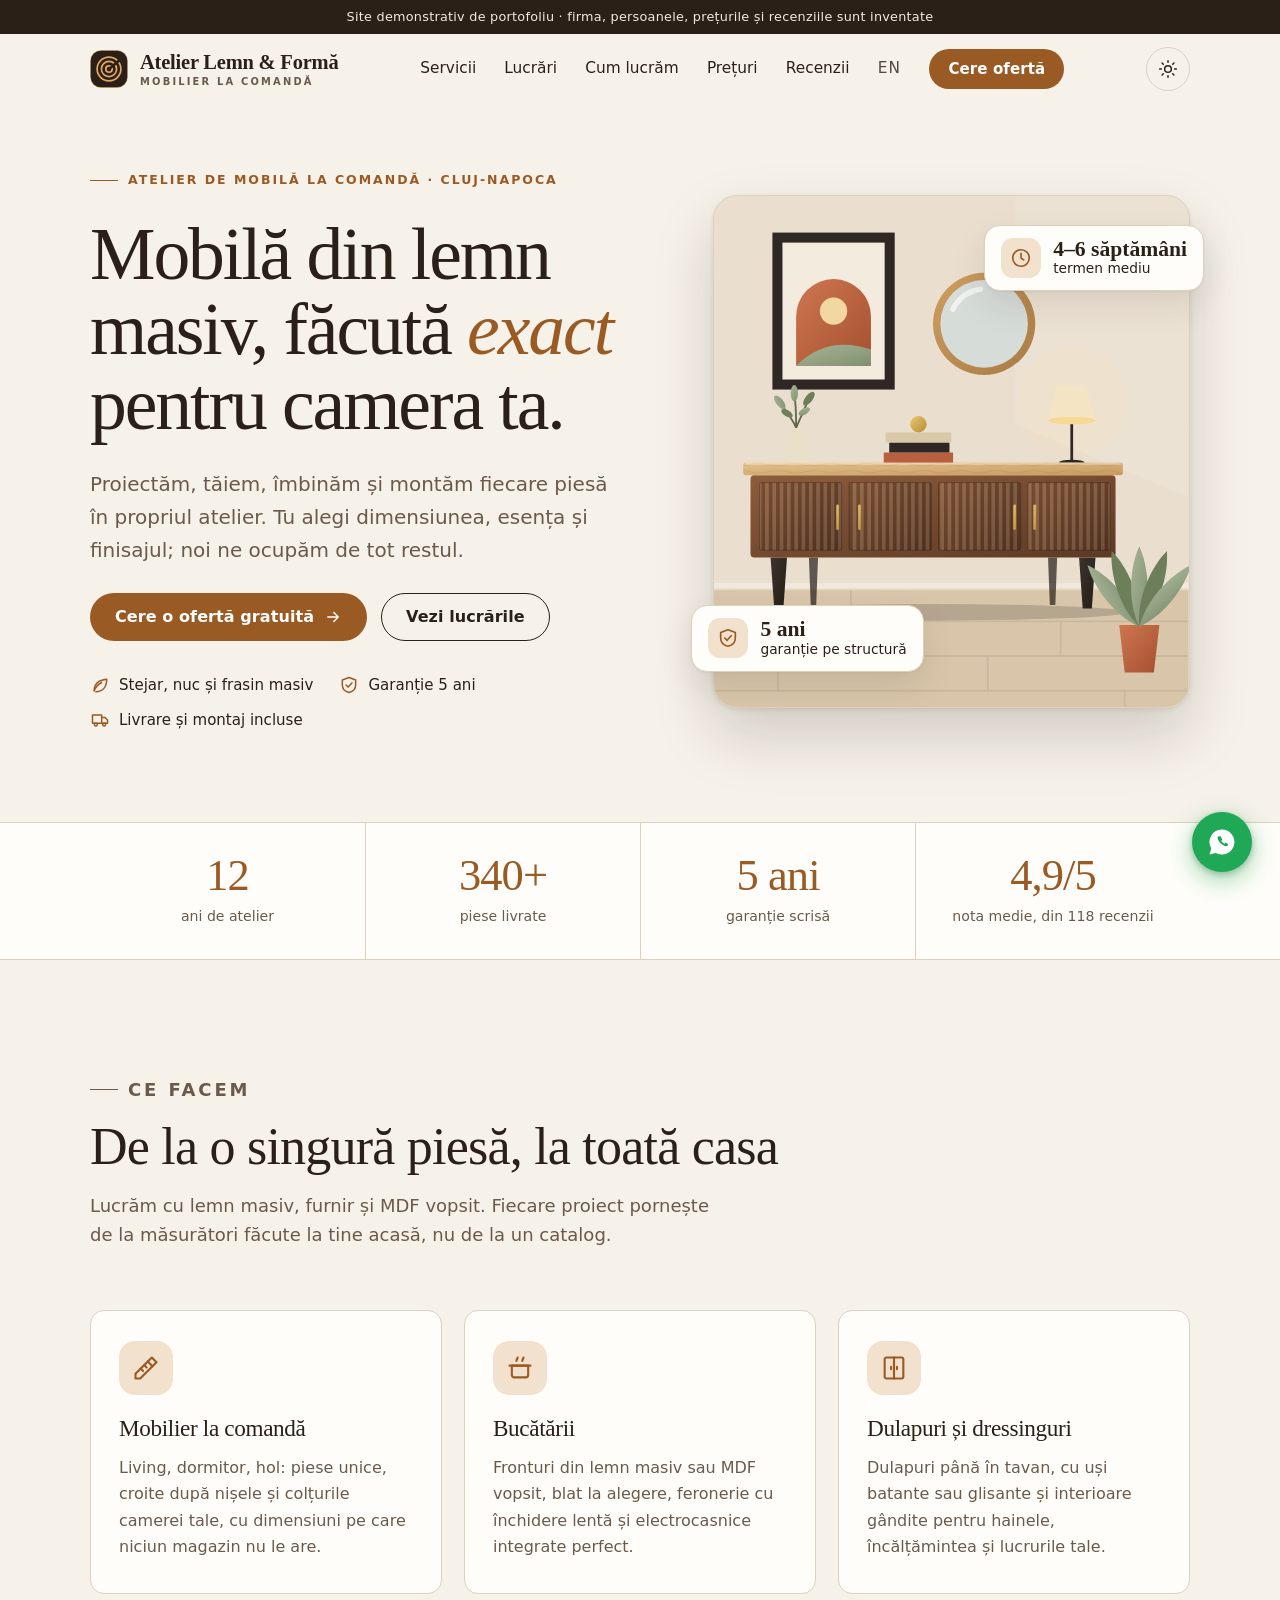
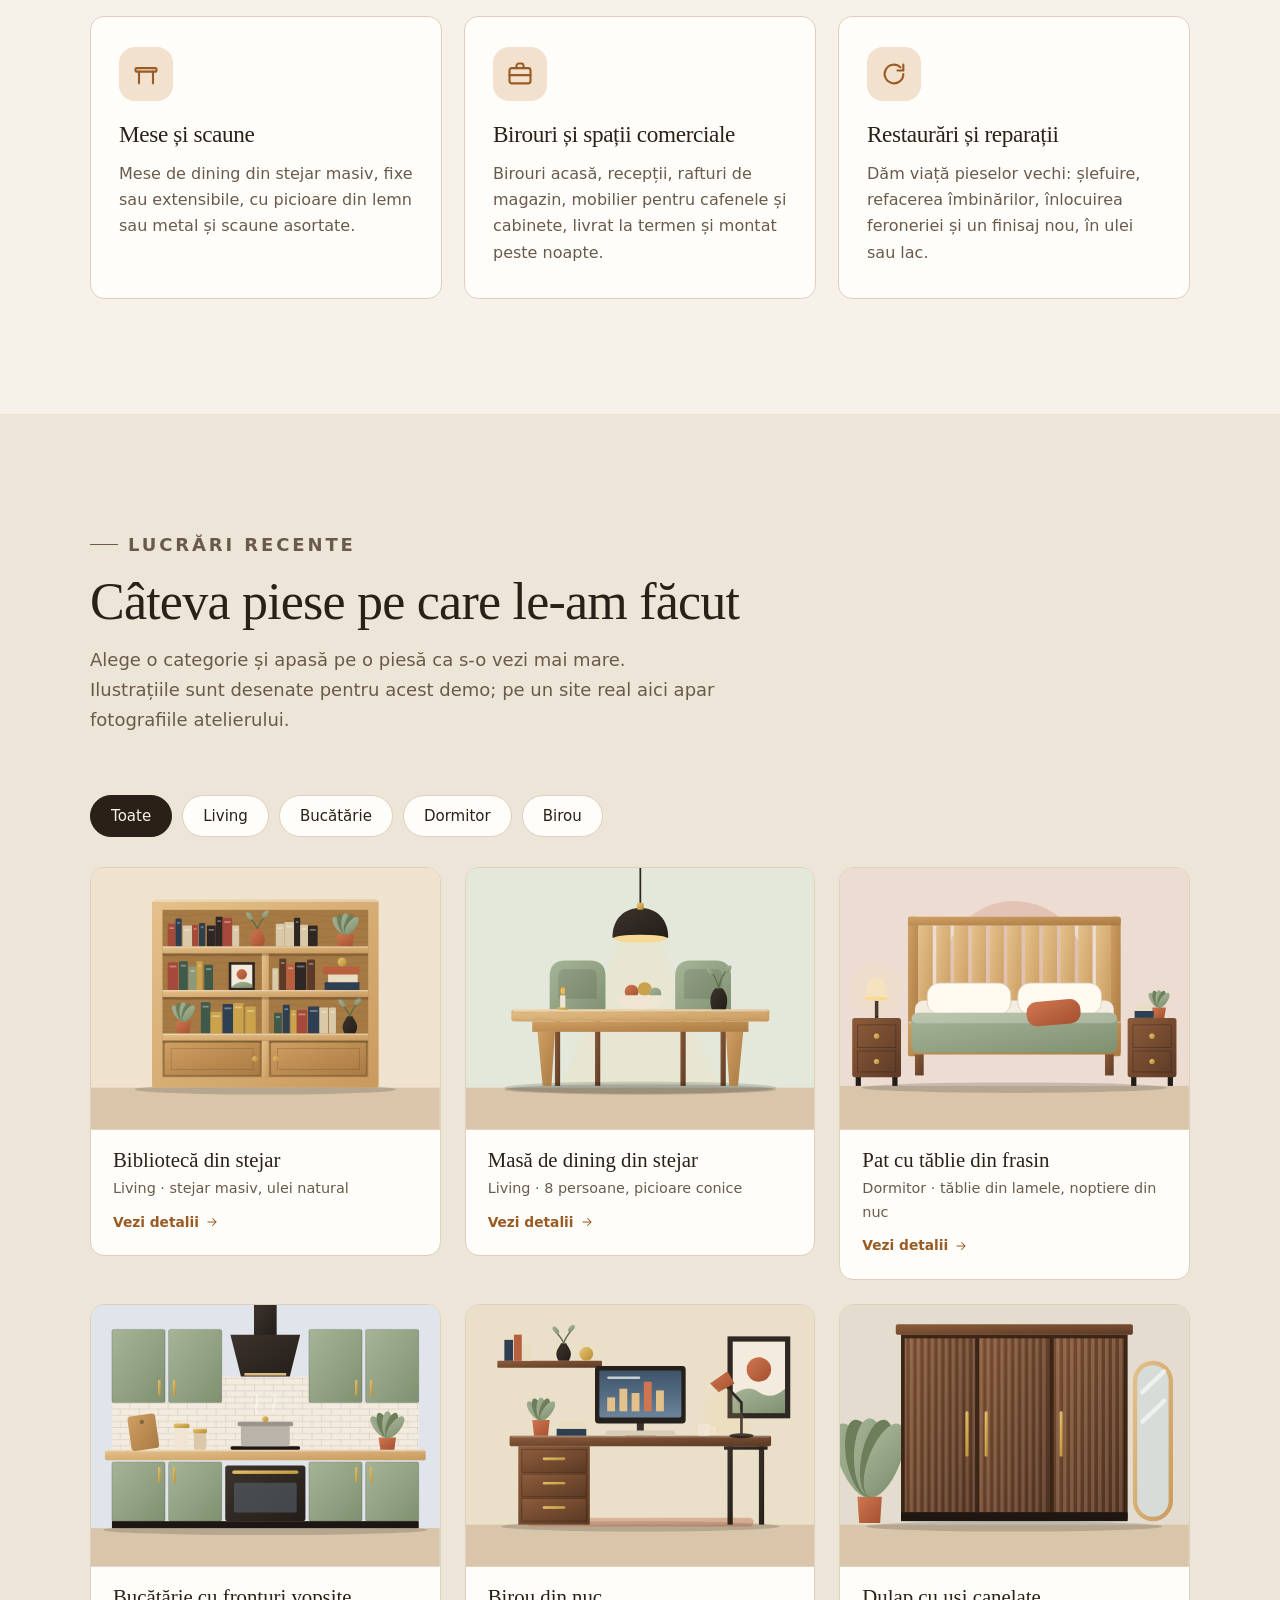
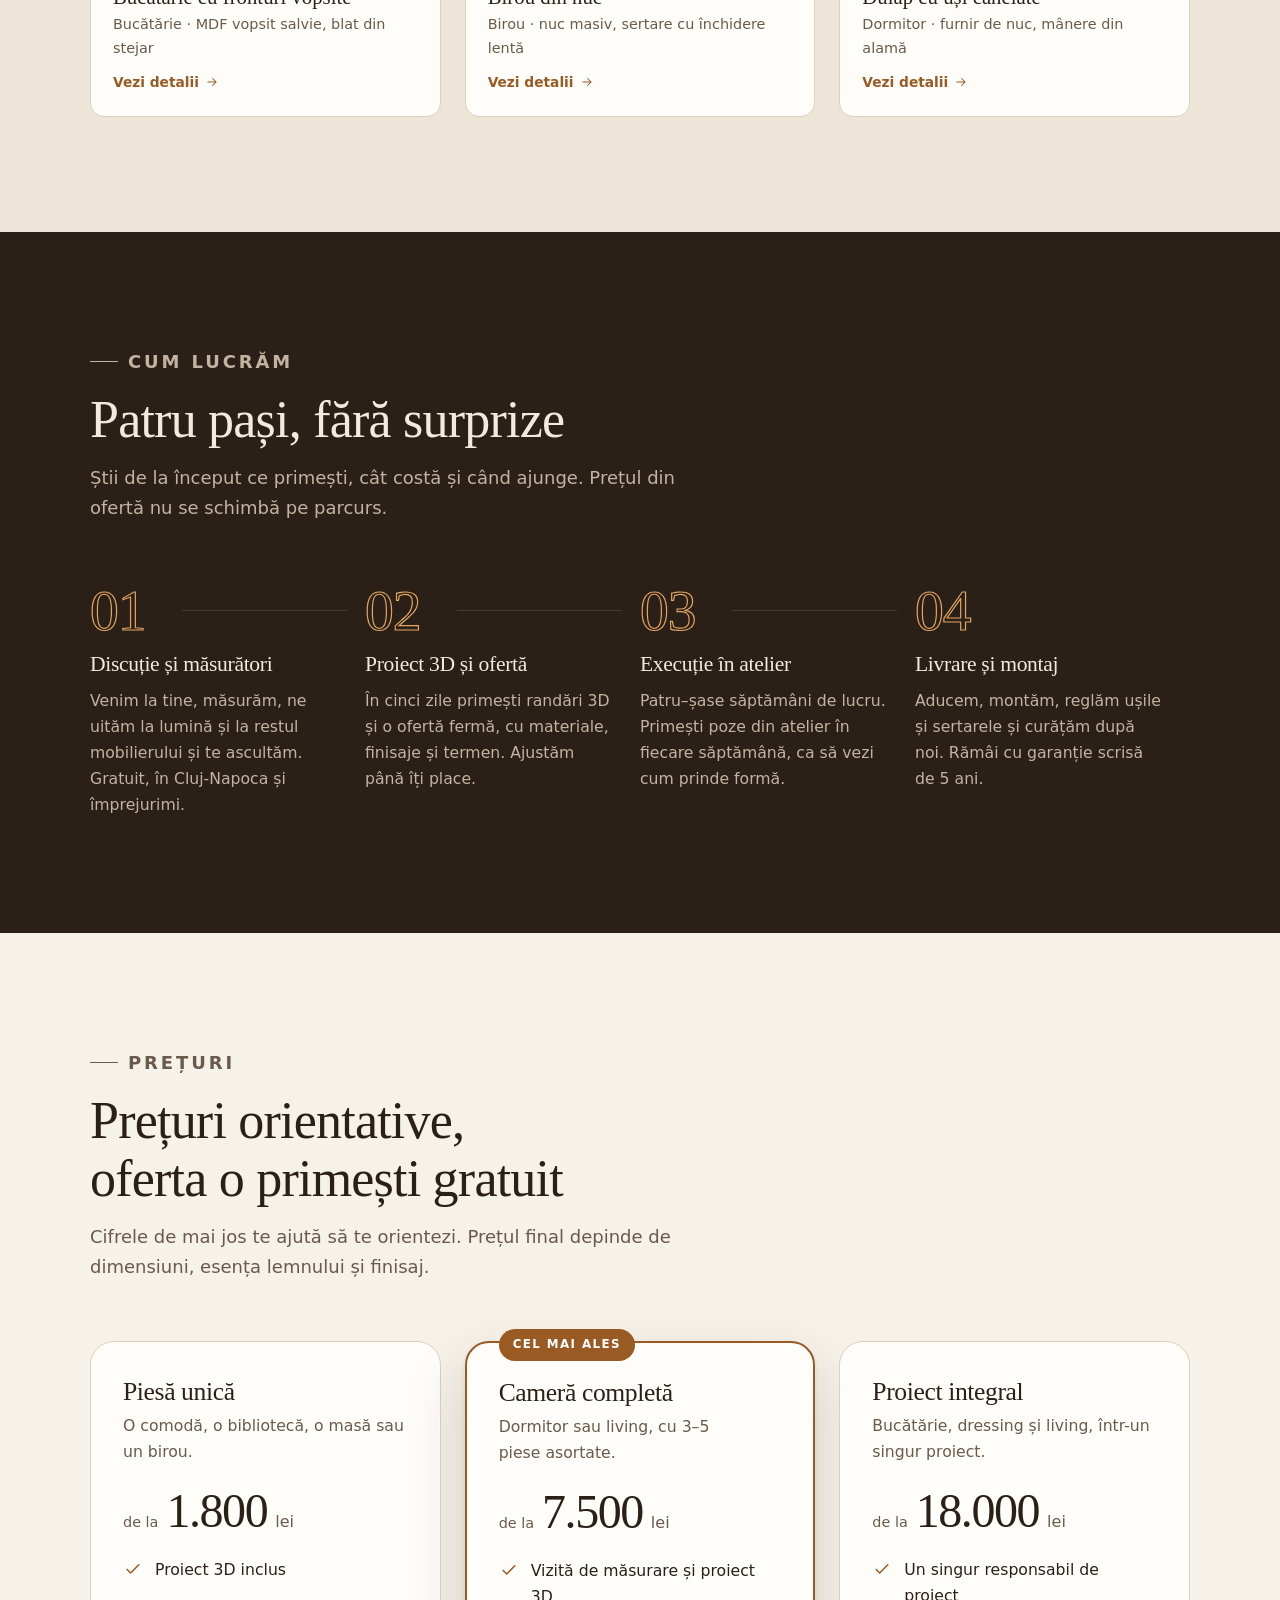
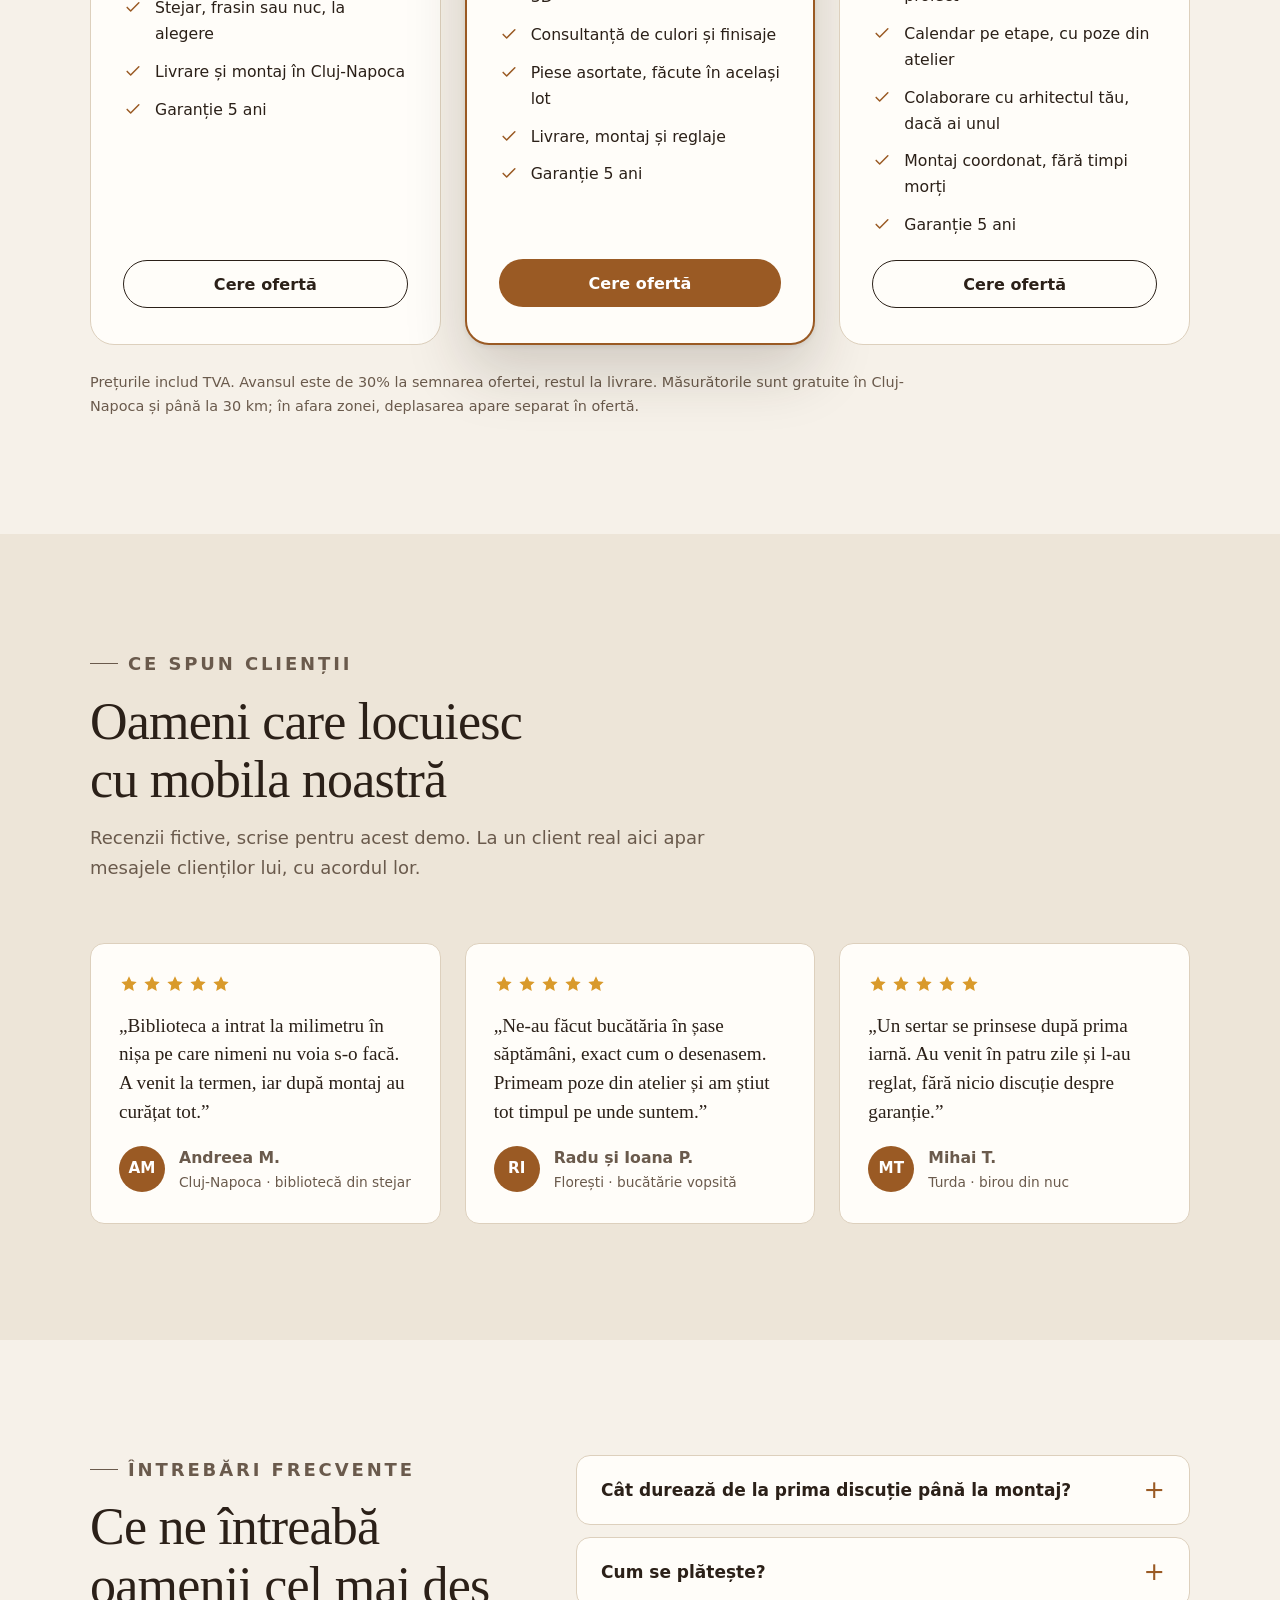
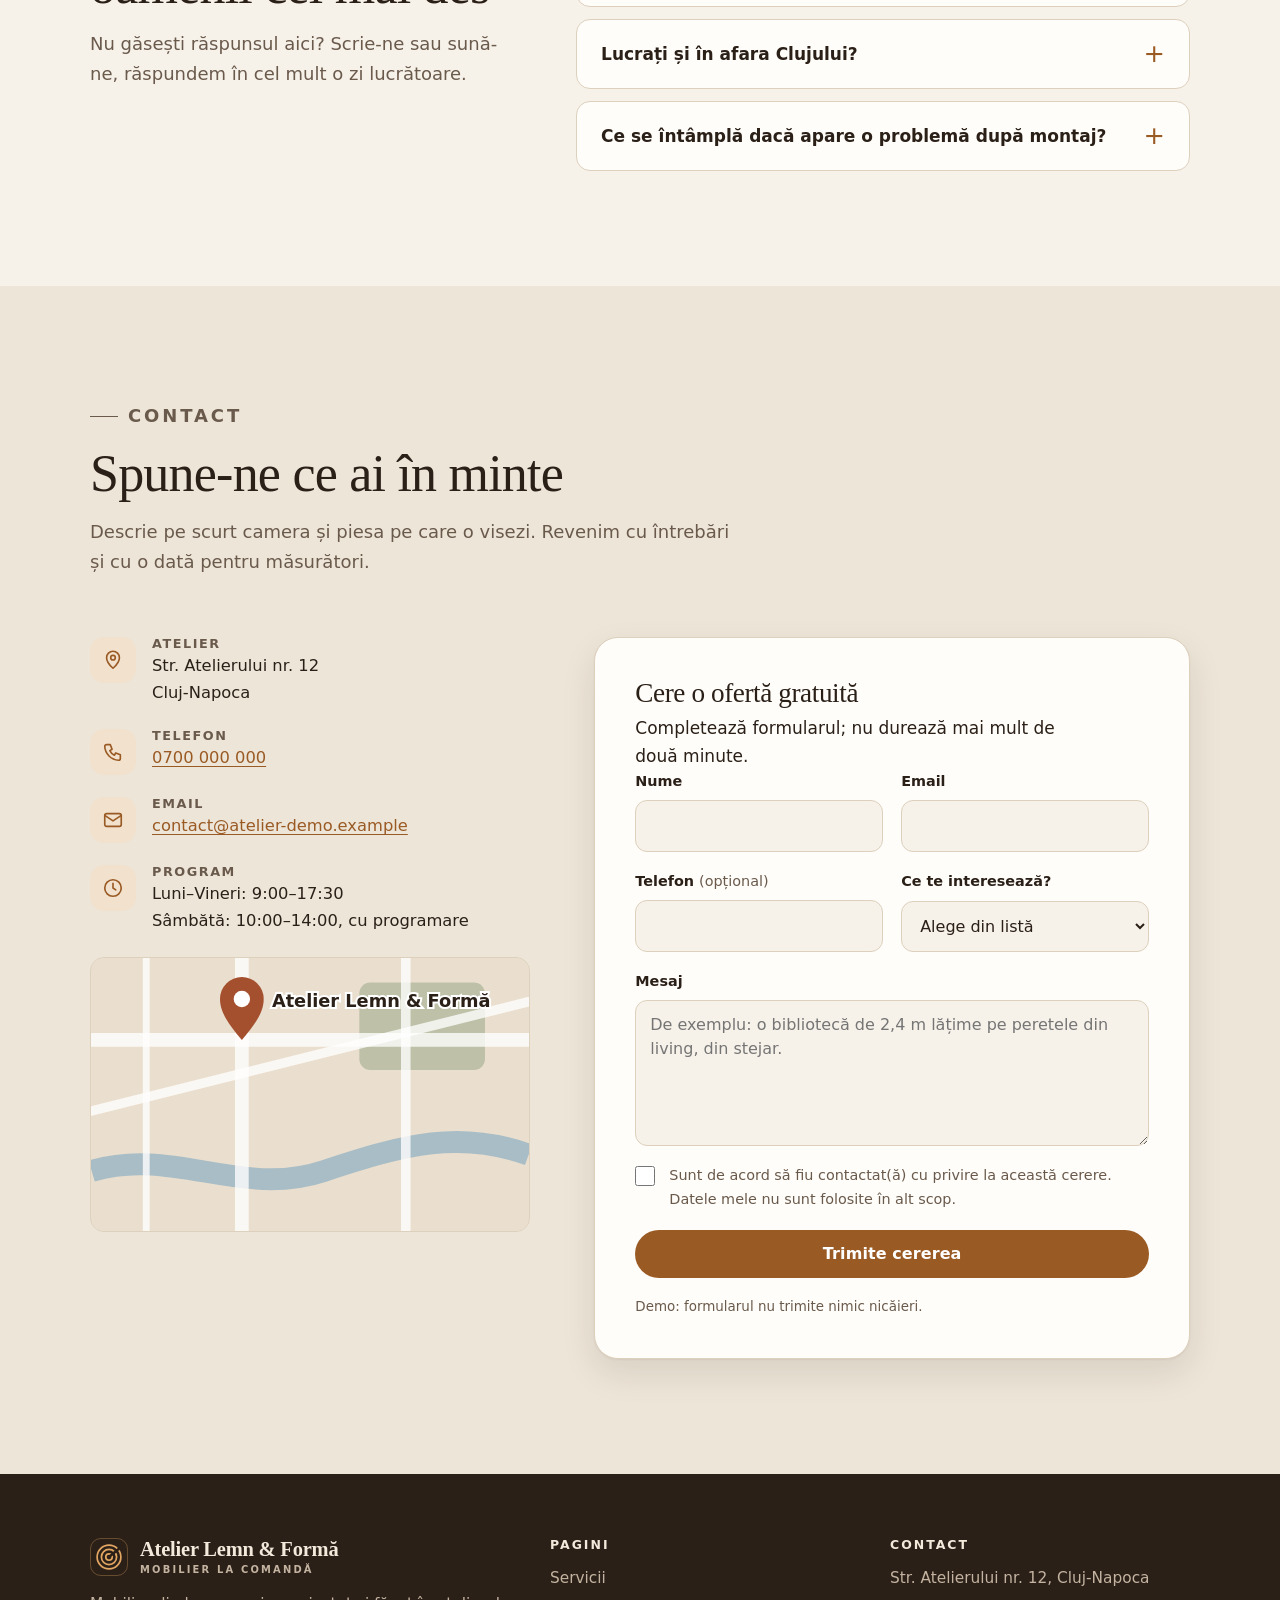
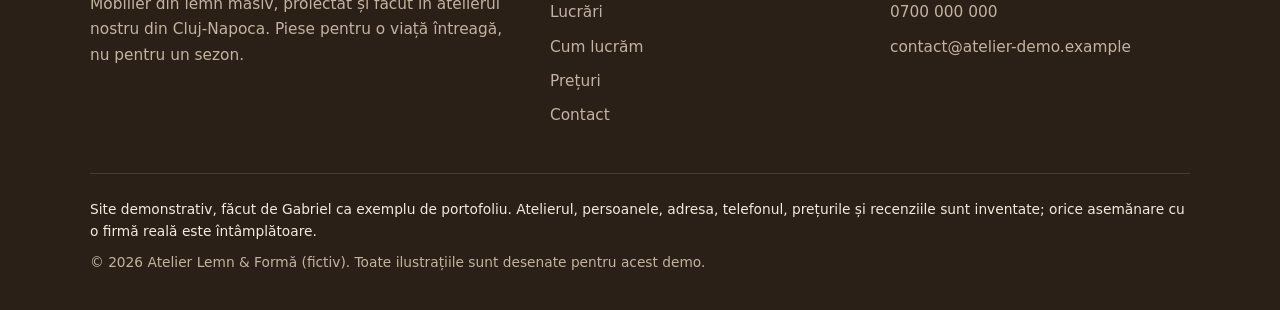
<file: site-demo/ro/index.html>
<!doctype html>
<html lang="ro">
<head>
<meta charset="utf-8">
<meta name="viewport" content="width=device-width, initial-scale=1">
<title>Atelier Lemn &amp; Formă | Mobilier la comandă din lemn masiv</title>
<meta name="description" content="Mobilier la comandă din lemn masiv, proiectat și făcut în atelierul nostru din Cluj-Napoca: bucătării, dulapuri, biblioteci, mese. Cere o ofertă gratuită.">
<meta name="theme-color" id="tc" content="#f6f1e9">

<!-- DEMO: site fictiv. Scoate linia de mai jos când site-ul e al unui client real, ca să apară în Google. -->
<meta name="robots" content="noindex, nofollow">
<!-- La publicare se adaugă și: <link rel="canonical" href="https://adresa-site-ului.ro/"> și imaginea og:image (1200x630) -->

<meta property="og:type" content="website">
<meta property="og:locale" content="ro_RO">
<meta property="og:site_name" content="Atelier Lemn &amp; Formă">
<meta property="og:title" content="Atelier Lemn &amp; Formă | Mobilier la comandă din lemn masiv">
<meta property="og:description" content="Bucătării, dulapuri, biblioteci și mese din lemn masiv, proiectate și montate de atelierul nostru din Cluj-Napoca.">
<meta name="twitter:card" content="summary_large_image">
<meta name="twitter:title" content="Atelier Lemn &amp; Formă | Mobilier la comandă din lemn masiv">
<meta name="twitter:description" content="Bucătării, dulapuri, biblioteci și mese din lemn masiv, proiectate și montate de atelierul nostru din Cluj-Napoca.">

<link rel="icon" href="favicon.svg" type="image/svg+xml">
<link rel="stylesheet" href="styles.css">

<!-- Setează tema și clasa „js” înainte de afișare, ca pagina să nu clipească -->
<script>
(function () {
  var d = document.documentElement;
  d.classList.add('js');
  try { var t = localStorage.getItem('tema'); if (t === 'dark' || t === 'light') d.setAttribute('data-theme', t); } catch (e) {}
  var dark = d.getAttribute('data-theme') === 'dark' ||
    (!d.getAttribute('data-theme') && window.matchMedia && window.matchMedia('(prefers-color-scheme: dark)').matches);
  var m = document.getElementById('tc');
  if (m) m.setAttribute('content', dark ? '#15100c' : '#f6f1e9');
})();
</script>

<!-- Date structurate pentru Google (Schema.org). Valorile sunt FICTIVE; la un client real se înlocuiesc. -->
<script type="application/ld+json">
{
  "@context": "https://schema.org",
  "@type": "FurnitureStore",
  "name": "Atelier Lemn & Formă",
  "description": "Mobilier la comandă din lemn masiv: bucătării, dulapuri, biblioteci și mese, proiectate și montate de atelierul nostru.",
  "address": {
    "@type": "PostalAddress",
    "streetAddress": "Str. Atelierului nr. 12",
    "addressLocality": "Cluj-Napoca",
    "addressCountry": "RO"
  },
  "telephone": "+40 700 000 000",
  "email": "contact@atelier-demo.example",
  "priceRange": "$$",
  "openingHoursSpecification": [
    { "@type": "OpeningHoursSpecification", "dayOfWeek": ["Monday", "Tuesday", "Wednesday", "Thursday", "Friday"], "opens": "09:00", "closes": "17:30" },
    { "@type": "OpeningHoursSpecification", "dayOfWeek": "Saturday", "opens": "10:00", "closes": "14:00" }
  ]
}
</script>
</head>
<body id="top">
<a class="skip" href="#continut">Sari la conținut</a>
<svg width="0" height="0" style="position:absolute" aria-hidden="true" focusable="false">
  <defs>
    <linearGradient id="g-oak" x1="0" y1="0" x2="1" y2="1"><stop offset="0" stop-color="#e4c18b"/><stop offset="1" stop-color="#c99a5e"/></linearGradient>
    <linearGradient id="g-oak-d" x1="0" y1="0" x2="1" y2="1"><stop offset="0" stop-color="#cf9f63"/><stop offset="1" stop-color="#a97a42"/></linearGradient>
    <linearGradient id="g-walnut" x1="0" y1="0" x2="1" y2="1"><stop offset="0" stop-color="#8d5c3b"/><stop offset="1" stop-color="#5c3a25"/></linearGradient>
    <linearGradient id="g-ink" x1="0" y1="0" x2="1" y2="1"><stop offset="0" stop-color="#3d332c"/><stop offset="1" stop-color="#231d19"/></linearGradient>
    <linearGradient id="g-sage" x1="0" y1="0" x2="1" y2="1"><stop offset="0" stop-color="#a7b497"/><stop offset="1" stop-color="#7f9170"/></linearGradient>
    <linearGradient id="g-terra" x1="0" y1="0" x2="1" y2="1"><stop offset="0" stop-color="#cf7650"/><stop offset="1" stop-color="#a4502f"/></linearGradient>
    <linearGradient id="g-brass" x1="0" y1="0" x2="1" y2="1"><stop offset="0" stop-color="#ecc872"/><stop offset="1" stop-color="#b48b33"/></linearGradient>
    <linearGradient id="g-screen" x1="0" y1="0" x2="0" y2="1"><stop offset="0" stop-color="#3d5368"/><stop offset="1" stop-color="#6a849c"/></linearGradient>
    <pattern id="grain" width="40" height="24" patternUnits="userSpaceOnUse">
      <path d="M0 6C10 1 22 11 40 6M0 14C14 19 26 9 40 14M0 21C9 17 24 24 40 21" fill="none" stroke="#000" stroke-opacity=".07" stroke-width="1"/>
    </pattern>
    <pattern id="flute" width="8" height="8" patternUnits="userSpaceOnUse">
      <rect width="4" height="8" fill="#fff" fill-opacity=".10"/><rect x="4" width="4" height="8" fill="#000" fill-opacity=".16"/>
    </pattern>
    <pattern id="tile" width="22" height="14" patternUnits="userSpaceOnUse">
      <path d="M0 .5H22M0 7.5H22M.5 0V7M11.5 7V14" fill="none" stroke="#000" stroke-opacity=".09"/>
    </pattern>
  </defs>
</svg>

<div class="demo-bar">Site demonstrativ de portofoliu · firma, persoanele, prețurile și recenziile sunt inventate</div>

<header class="site-header">
  <div class="container nav">
    <a class="brand" href="#top" aria-label="Atelier Lemn &amp; Formă, începutul paginii">
      <svg viewBox="0 0 40 40" aria-hidden="true" focusable="false"><rect x=".5" y=".5" width="39" height="39" rx="11" fill="#2b2018" stroke="#e2a663" stroke-opacity=".35"/><g fill="none" stroke="#e2a663" stroke-width="1.8"><circle cx="20" cy="20" r="12.5"/><circle cx="20" cy="20" r="8"/><circle cx="20" cy="20" r="3.4"/></g><path d="M20 20L32 10" stroke="#2b2018" stroke-width="2.6"/></svg>
      <span>Atelier Lemn &amp; Formă<small>Mobilier la comandă</small></span>
    </a>
    <nav id="meniu" class="menu" aria-label="Principal">
      <a href="#servicii">Servicii</a>
      <a href="#galerie">Lucrări</a>
      <a href="#proces">Cum lucrăm</a>
      <a href="#preturi">Prețuri</a>
      <a href="#recenzii">Recenzii</a>
      <a href="../" class="lang" hreflang="en" lang="en" title="English version">EN</a>
      <a href="#contact" class="btn btn--small">Cere ofertă</a>
    </nav>
    <div class="nav-actions">
      <button type="button" id="tema" class="icon-btn" aria-label="Schimbă tema: luminoasă sau întunecată">
        <span class="theme-ico-sun"><svg viewBox="0 0 24 24" fill="none" stroke="currentColor" stroke-width="1.8" stroke-linecap="round" stroke-linejoin="round" aria-hidden="true" focusable="false"><circle cx="12" cy="12" r="4"/><path d="M12 2v2M12 20v2M4.9 4.9l1.4 1.4M17.7 17.7l1.4 1.4M2 12h2M20 12h2M4.9 19.1l1.4-1.4M17.7 6.3l1.4-1.4"/></svg></span><span class="theme-ico-moon"><svg viewBox="0 0 24 24" fill="none" stroke="currentColor" stroke-width="1.8" stroke-linecap="round" stroke-linejoin="round" aria-hidden="true" focusable="false"><path d="M20 14.5A8 8 0 1 1 9.5 4a6.5 6.5 0 0 0 10.5 10.5z"/></svg></span>
      </button>
      <button type="button" id="burger" class="icon-btn burger" aria-expanded="false" aria-controls="meniu" aria-label="Deschide meniul"><svg viewBox="0 0 24 24" fill="none" stroke="currentColor" stroke-width="1.8" stroke-linecap="round" stroke-linejoin="round" aria-hidden="true" focusable="false"><path d="M4 7h16M4 12h16M4 17h16"/></svg></button>
    </div>
  </div>
</header>

<main id="continut">

  <!-- ================= HERO ================= -->
  <section class="hero" aria-labelledby="titlu-hero">
    <div class="container hero-grid">
      <div class="hero-copy">
        <p class="eyebrow">Atelier de mobilă la comandă · Cluj-Napoca</p>
        <h1 id="titlu-hero">Mobilă din lemn masiv, făcută <em>exact</em> pentru camera ta.</h1>
        <p class="lede">Proiectăm, tăiem, îmbinăm și montăm fiecare piesă în propriul atelier. Tu alegi dimensiunea, esența și finisajul; noi ne ocupăm de tot restul.</p>
        <div class="hero-cta">
          <a class="btn" href="#contact">Cere o ofertă gratuită <svg viewBox="0 0 24 24" fill="none" stroke="currentColor" stroke-width="1.8" stroke-linecap="round" stroke-linejoin="round" aria-hidden="true" focusable="false"><path d="M5 12h14M13 6l6 6-6 6"/></svg></a>
          <a class="btn btn--ghost" href="#galerie">Vezi lucrările</a>
        </div>
        <ul class="trust" aria-label="Pe scurt">
          <li><svg viewBox="0 0 24 24" fill="none" stroke="currentColor" stroke-width="1.8" stroke-linecap="round" stroke-linejoin="round" aria-hidden="true" focusable="false"><path d="M5 19c0-8 5-13 15-14 0 10-5 15-13 15"/><path d="M5 19c2-5 5-8 9-10"/></svg>Stejar, nuc și frasin masiv</li>
          <li><svg viewBox="0 0 24 24" fill="none" stroke="currentColor" stroke-width="1.8" stroke-linecap="round" stroke-linejoin="round" aria-hidden="true" focusable="false"><path d="M12 3l8 3v6c0 5-3.5 8-8 9-4.5-1-8-4-8-9V6z"/><path d="M8.5 12l2.5 2.5 4.5-5"/></svg>Garanție 5 ani</li>
          <li><svg viewBox="0 0 24 24" fill="none" stroke="currentColor" stroke-width="1.8" stroke-linecap="round" stroke-linejoin="round" aria-hidden="true" focusable="false"><path d="M3 6h11v10H3zM14 9h4l3 3v4h-7"/><circle cx="7" cy="17.5" r="1.8"/><circle cx="17" cy="17.5" r="1.8"/></svg>Livrare și montaj incluse</li>
        </ul>
      </div>
      <div class="hero-art">
        <div class="hero-card"><svg viewBox="0 0 520 560" role="img" aria-label="Living modern cu o comodă din nuc cu uși canelate, un tablou, o oglindă rotundă, o lampă și o plantă" focusable="false"><rect class="c-wall" width="520" height="560"/><path d="M330 0H520V330L330 250Z" fill="#fff" fill-opacity=".10"/><rect class="c-floor" y="430" width="520" height="130"/><rect y="424" width="520" height="8" fill="#fff" fill-opacity=".30"/><path d="M0 466H520M0 504H520M0 542H520M150 432V466M380 466V504M70 504V542M300 504V542M450 542V560" stroke="#000" stroke-opacity=".07" stroke-width="2" fill="none"/><rect x="64" y="40" width="134" height="172" fill="#2e2723"/><rect x="75" y="51" width="112" height="150" class="c-paper"/><path d="M90 186V132a41 41 0 0 1 82 0V186Z" fill="url(#g-terra)"/><circle cx="131" cy="126" r="15" fill="#f2d7a0"/><path d="M90 186Q124 152 172 168V186Z" fill="url(#g-sage)"/><circle cx="296" cy="140" r="56" fill="url(#g-oak-d)"/><circle cx="296" cy="140" r="48" fill="#d6dcd8"/><path d="M262 124A38 38 0 0 1 292 102" stroke="#fff" stroke-opacity=".65" stroke-width="6" fill="none" stroke-linecap="round"/><circle cx="392" cy="226" r="60" fill="#f7d996" fill-opacity=".10"/><rect x="390.5" y="246" width="3" height="46" fill="#2e2723"/><ellipse cx="392" cy="292" rx="14" ry="3" fill="#2e2723"/><path d="M366 246L376 208H408L418 246Z" fill="#f4e4c4"/><ellipse cx="392" cy="246" rx="26" ry="4" fill="#f7d996"/><ellipse cx="240" cy="456" rx="214" ry="9" fill="#000" fill-opacity=".16"/><path d="M104 396H114L112 448H106Z" fill="#231d19" fill-opacity=".7"/><path d="M366 396H376L374 448H368Z" fill="#231d19" fill-opacity=".7"/><path d="M62 396H80L76 452H66Z" fill="url(#g-ink)"/><path d="M400 396H418L414 452H404Z" fill="url(#g-ink)"/><rect x="40" y="306" width="400" height="90" rx="4" fill="url(#g-walnut)"/><rect x="50" y="314" width="90" height="74" rx="2" fill="url(#g-walnut)"/><rect x="50" y="314" width="90" height="74" rx="2" fill="url(#flute)"/><rect x="50" y="314" width="90" height="74" rx="2" fill="none" stroke="#000" stroke-opacity=".28"/><rect x="148" y="314" width="90" height="74" rx="2" fill="url(#g-walnut)"/><rect x="148" y="314" width="90" height="74" rx="2" fill="url(#flute)"/><rect x="148" y="314" width="90" height="74" rx="2" fill="none" stroke="#000" stroke-opacity=".28"/><rect x="246" y="314" width="90" height="74" rx="2" fill="url(#g-walnut)"/><rect x="246" y="314" width="90" height="74" rx="2" fill="url(#flute)"/><rect x="246" y="314" width="90" height="74" rx="2" fill="none" stroke="#000" stroke-opacity=".28"/><rect x="344" y="314" width="90" height="74" rx="2" fill="url(#g-walnut)"/><rect x="344" y="314" width="90" height="74" rx="2" fill="url(#flute)"/><rect x="344" y="314" width="90" height="74" rx="2" fill="none" stroke="#000" stroke-opacity=".28"/><rect x="134" y="338" width="3" height="28" rx="1.5" fill="url(#g-brass)"/><rect x="158" y="338" width="3" height="28" rx="1.5" fill="url(#g-brass)"/><rect x="328" y="338" width="3" height="28" rx="1.5" fill="url(#g-brass)"/><rect x="350" y="338" width="3" height="28" rx="1.5" fill="url(#g-brass)"/><rect x="32" y="292" width="416" height="14" rx="3" fill="url(#g-oak)"/><rect x="32" y="292" width="416" height="14" rx="3" fill="url(#grain)"/><rect x="34" y="292" width="412" height="2.5" rx="1" fill="#fff" fill-opacity=".38"/><path d="M80 292C72 276 78 262 90 254C102 262 108 276 100 292Z" fill="#eadfc9"/><path d="M90 254C86 244 78 234 72 226M90 254C94 244 100 232 104 222M90 254C90 242 90 230 88 216" stroke="#5d6b4a" stroke-width="2" fill="none"/><ellipse cx="72" cy="226" rx="4" ry="9" transform="rotate(-38 72 226)" fill="url(#g-sage)"/><ellipse cx="104" cy="222" rx="4" ry="9" transform="rotate(38 104 222)" fill="#6d7f5a"/><ellipse cx="88" cy="216" rx="4" ry="9" fill="url(#g-sage)"/><ellipse cx="80" cy="238" rx="3.4" ry="7" transform="rotate(-60 80 238)" fill="#6d7f5a"/><ellipse cx="99" cy="236" rx="3.4" ry="7" transform="rotate(60 99 236)" fill="url(#g-sage)"/><rect x="186" y="281" width="76" height="11" fill="#b8603e"/><rect x="192" y="270" width="66" height="11" fill="#2e2723"/><rect x="188" y="259" width="72" height="11" fill="#d9c9a8"/><circle cx="224" cy="250" r="9" fill="url(#g-brass)"/><path d="M444 470H488L482 522H450Z" fill="url(#g-terra)"/><path d="M0 0C-16 -34 -12 -78 0 -104C12 -78 16 -34 0 0Z" transform="translate(466 472) rotate(-40) scale(.85)" fill="url(#g-sage)"/><path d="M0 0C-16 -34 -12 -78 0 -104C12 -78 16 -34 0 0Z" transform="translate(466 472) rotate(-20) scale(.85)" fill="#6d7f5a"/><path d="M0 0C-16 -34 -12 -78 0 -104C12 -78 16 -34 0 0Z" transform="translate(466 472) rotate(0) scale(.85)" fill="url(#g-sage)"/><path d="M0 0C-16 -34 -12 -78 0 -104C12 -78 16 -34 0 0Z" transform="translate(466 472) rotate(20) scale(.85)" fill="#6d7f5a"/><path d="M0 0C-16 -34 -12 -78 0 -104C12 -78 16 -34 0 0Z" transform="translate(466 472) rotate(40) scale(.85)" fill="url(#g-sage)"/></svg></div>
        <div class="badge badge--a"><span class="b-ico"><svg viewBox="0 0 24 24" fill="none" stroke="currentColor" stroke-width="1.8" stroke-linecap="round" stroke-linejoin="round" aria-hidden="true" focusable="false"><path d="M12 3l8 3v6c0 5-3.5 8-8 9-4.5-1-8-4-8-9V6z"/><path d="M8.5 12l2.5 2.5 4.5-5"/></svg></span><span><strong>5 ani</strong>garanție pe structură</span></div>
        <div class="badge badge--b"><span class="b-ico"><svg viewBox="0 0 24 24" fill="none" stroke="currentColor" stroke-width="1.8" stroke-linecap="round" stroke-linejoin="round" aria-hidden="true" focusable="false"><circle cx="12" cy="12" r="9"/><path d="M12 7v5l3 2"/></svg></span><span><strong>4–6 săptămâni</strong>termen mediu</span></div>
      </div>
    </div>
  </section>

  <!-- ================= CIFRE ================= -->
  <section class="stats" aria-label="Atelierul în cifre">
    <div class="container stats-grid">
      <div class="stat"><b>12</b><span>ani de atelier</span></div>
      <div class="stat"><b>340+</b><span>piese livrate</span></div>
      <div class="stat"><b>5 ani</b><span>garanție scrisă</span></div>
      <div class="stat"><b>4,9/5</b><span>nota medie, din 118 recenzii</span></div>
    </div>
  </section>

  <!-- ================= SERVICII ================= -->
  <section class="section" id="servicii" aria-labelledby="titlu-servicii">
    <div class="container">
      <div class="section-head reveal">
        <p class="eyebrow">Ce facem</p>
        <h2 id="titlu-servicii">De la o singură piesă, la toată casa</h2>
        <p>Lucrăm cu lemn masiv, furnir și MDF vopsit. Fiecare proiect pornește de la măsurători făcute la tine acasă, nu de la un catalog.</p>
      </div>
      <div class="cards">
        <article class="card reveal"><span class="ico"><svg viewBox="0 0 24 24" fill="none" stroke="currentColor" stroke-width="1.8" stroke-linecap="round" stroke-linejoin="round" aria-hidden="true" focusable="false"><path d="M3 17L17 3l4 4L7 21H3z"/><path d="M13.5 6.5l4 4M10.5 9.5l2 2M7.5 12.5l2 2"/></svg></span><h3>Mobilier la comandă</h3><p>Living, dormitor, hol: piese unice, croite după nișele și colțurile camerei tale, cu dimensiuni pe care niciun magazin nu le are.</p></article>
        <article class="card reveal" data-d="1"><span class="ico"><svg viewBox="0 0 24 24" fill="none" stroke="currentColor" stroke-width="1.8" stroke-linecap="round" stroke-linejoin="round" aria-hidden="true" focusable="false"><path d="M5 10h14v8a2 2 0 0 1-2 2H7a2 2 0 0 1-2-2z"/><path d="M3 10h18M9 6c0-1.5 1-2 1-3M14 6c0-1.5 1-2 1-3"/></svg></span><h3>Bucătării</h3><p>Fronturi din lemn masiv sau MDF vopsit, blat la alegere, feronerie cu închidere lentă și electrocasnice integrate perfect.</p></article>
        <article class="card reveal" data-d="2"><span class="ico"><svg viewBox="0 0 24 24" fill="none" stroke="currentColor" stroke-width="1.8" stroke-linecap="round" stroke-linejoin="round" aria-hidden="true" focusable="false"><rect x="4" y="3" width="16" height="18" rx="1.5"/><path d="M12 3v18M9.5 11v2M14.5 11v2"/></svg></span><h3>Dulapuri și dressinguri</h3><p>Dulapuri până în tavan, cu uși batante sau glisante și interioare gândite pentru hainele, încălțămintea și lucrurile tale.</p></article>
        <article class="card reveal"><span class="ico"><svg viewBox="0 0 24 24" fill="none" stroke="currentColor" stroke-width="1.8" stroke-linecap="round" stroke-linejoin="round" aria-hidden="true" focusable="false"><rect x="3" y="7" width="18" height="3" rx="1"/><path d="M6 10v10M18 10v10"/></svg></span><h3>Mese și scaune</h3><p>Mese de dining din stejar masiv, fixe sau extensibile, cu picioare din lemn sau metal și scaune asortate.</p></article>
        <article class="card reveal" data-d="1"><span class="ico"><svg viewBox="0 0 24 24" fill="none" stroke="currentColor" stroke-width="1.8" stroke-linecap="round" stroke-linejoin="round" aria-hidden="true" focusable="false"><rect x="3" y="7" width="18" height="13" rx="2"/><path d="M9 7V5a2 2 0 0 1 2-2h2a2 2 0 0 1 2 2v2M3 13h18"/></svg></span><h3>Birouri și spații comerciale</h3><p>Birouri acasă, recepții, rafturi de magazin, mobilier pentru cafenele și cabinete, livrat la termen și montat peste noapte.</p></article>
        <article class="card reveal" data-d="2"><span class="ico"><svg viewBox="0 0 24 24" fill="none" stroke="currentColor" stroke-width="1.8" stroke-linecap="round" stroke-linejoin="round" aria-hidden="true" focusable="false"><path d="M20 12a8 8 0 1 1-2.5-5.8"/><path d="M20 4v5h-5"/></svg></span><h3>Restaurări și reparații</h3><p>Dăm viață pieselor vechi: șlefuire, refacerea îmbinărilor, înlocuirea feroneriei și un finisaj nou, în ulei sau lac.</p></article>
      </div>
    </div>
  </section>

  <!-- ================= GALERIE ================= -->
  <section class="section section--alt" id="galerie" aria-labelledby="titlu-galerie">
    <div class="container">
      <div class="section-head reveal">
        <p class="eyebrow">Lucrări recente</p>
        <h2 id="titlu-galerie">Câteva piese pe care le-am făcut</h2>
        <p>Alege o categorie și apasă pe o piesă ca s-o vezi mai mare. Ilustrațiile sunt desenate pentru acest demo; pe un site real aici apar fotografiile atelierului.</p>
      </div>
      <div class="filters reveal" role="group" aria-label="Filtrează lucrările">
        <button type="button" class="chip" data-filtru="toate" aria-pressed="true">Toate</button>
        <button type="button" class="chip" data-filtru="living" aria-pressed="false">Living</button>
        <button type="button" class="chip" data-filtru="bucatarie" aria-pressed="false">Bucătărie</button>
        <button type="button" class="chip" data-filtru="dormitor" aria-pressed="false">Dormitor</button>
        <button type="button" class="chip" data-filtru="birou" aria-pressed="false">Birou</button>
      </div>
      <ul class="works">
        <li class="work reveal" style="--wall: var(--tile-a)" data-cat="living" data-proiect="piesa" data-desc="Bibliotecă pe toată înălțimea peretelui, cu rafturi reglate pe cărțile clientului și două uși jos pentru lucrurile care nu trebuie să se vadă. Montată într-o nișă cu pereți neregulați, croită la milimetru.">
          <button type="button" class="work-btn">
            <span class="work-art"><svg viewBox="0 0 400 300" aria-hidden="true" focusable="false"><rect class="c-wall" width="400" height="300"/><rect class="c-floor" y="252" width="400" height="48"/><ellipse cx="200" cy="254" rx="150" ry="6" fill="#000" fill-opacity=".16"/><rect x="70" y="36" width="260" height="216" rx="3" fill="url(#g-oak)"/><rect x="82" y="48" width="236" height="192" fill="#a67a44"/><rect x="82" y="48" width="236" height="192" fill="url(#grain)"/><rect x="88" y="64" width="9" height="26" rx="1" fill="#a54a3a"/><rect x="90" y="68" width="5" height="2" fill="#fff" fill-opacity=".35"/><rect x="97" y="58" width="7" height="32" rx="1" fill="#2f3f52"/><rect x="99" y="62" width="3" height="2" fill="#fff" fill-opacity=".35"/><rect x="105" y="66" width="11" height="24" rx="1" fill="#d9c9a8"/><rect x="107" y="70" width="7" height="2" fill="#fff" fill-opacity=".35"/><rect x="116" y="65" width="7" height="25" rx="1" fill="#a54a3a"/><rect x="118" y="69" width="3" height="2" fill="#fff" fill-opacity=".35"/><rect x="124" y="63" width="7" height="27" rx="1" fill="#2f3f52"/><rect x="126" y="67" width="3" height="2" fill="#fff" fill-opacity=".35"/><rect x="133" y="66" width="10" height="24" rx="1" fill="#2e2723"/><rect x="135" y="70" width="6" height="2" fill="#fff" fill-opacity=".35"/><rect x="143" y="56" width="8" height="34" rx="1" fill="#2e2723"/><rect x="145" y="60" width="4" height="2" fill="#fff" fill-opacity=".35"/><rect x="151" y="57" width="11" height="33" rx="1" fill="#a54a3a"/><rect x="153" y="61" width="7" height="2" fill="#fff" fill-opacity=".35"/><rect x="162" y="66" width="8" height="24" rx="1" fill="#d9c9a8"/><rect x="164" y="70" width="4" height="2" fill="#fff" fill-opacity=".35"/><path d="M185 90 C179 80 186 75 188 70 H194 C196 75 203 80 197 90 Z" fill="url(#g-terra)"/><path d="M191 70 C189 64 185 60 182 57 M191 70 C193 63 197 59 200 55" stroke="#5d6b4a" stroke-width="1.5" fill="none"/><ellipse cx="182" cy="55" rx="2.6" ry="5" transform="rotate(-40 182 55)" fill="url(#g-sage)"/><ellipse cx="200" cy="53" rx="2.6" ry="5" transform="rotate(40 200 53)" fill="url(#g-sage)"/><rect x="212" y="64" width="10" height="26" rx="1" fill="#d9c9a8"/><rect x="214" y="68" width="6" height="2" fill="#fff" fill-opacity=".35"/><rect x="222" y="62" width="11" height="28" rx="1" fill="#d9c9a8"/><rect x="224" y="66" width="7" height="2" fill="#fff" fill-opacity=".35"/><rect x="233" y="57" width="7" height="33" rx="1" fill="#2e2723"/><rect x="235" y="61" width="3" height="2" fill="#fff" fill-opacity=".35"/><rect x="240" y="65" width="9" height="25" rx="1" fill="#d9c9a8"/><rect x="242" y="69" width="5" height="2" fill="#fff" fill-opacity=".35"/><rect x="249" y="66" width="11" height="24" rx="1" fill="#2e2723"/><rect x="251" y="70" width="7" height="2" fill="#fff" fill-opacity=".35"/><path d="M282.0 76 H302.0 L300.0 90 H284.0 Z" fill="url(#g-terra)"/><ellipse cx="292" cy="64.0" rx="4.8" ry="12.0" transform="rotate(-36 292 76)" fill="url(#g-sage)"/><ellipse cx="292" cy="64.0" rx="4.8" ry="12.0" transform="rotate(-18 292 76)" fill="#6d7f5a"/><ellipse cx="292" cy="64.0" rx="4.8" ry="12.0" transform="rotate(0 292 76)" fill="url(#g-sage)"/><ellipse cx="292" cy="64.0" rx="4.8" ry="12.0" transform="rotate(18 292 76)" fill="#6d7f5a"/><ellipse cx="292" cy="64.0" rx="4.8" ry="12.0" transform="rotate(36 292 76)" fill="url(#g-sage)"/><rect x="88" y="108" width="12" height="32" rx="1" fill="#a54a3a"/><rect x="90" y="112" width="8" height="2" fill="#fff" fill-opacity=".35"/><rect x="101" y="107" width="10" height="33" rx="1" fill="#3f5a4a"/><rect x="103" y="111" width="6" height="2" fill="#fff" fill-opacity=".35"/><rect x="112" y="113" width="9" height="27" rx="1" fill="#8a9a7b"/><rect x="114" y="117" width="5" height="2" fill="#fff" fill-opacity=".35"/><rect x="121" y="107" width="7" height="33" rx="1" fill="#c9a24b"/><rect x="123" y="111" width="3" height="2" fill="#fff" fill-opacity=".35"/><rect x="130" y="111" width="10" height="29" rx="1" fill="#3f5a4a"/><rect x="132" y="115" width="6" height="2" fill="#fff" fill-opacity=".35"/><rect x="158" y="108" width="30" height="32" fill="#2e2723"/><rect x="161" y="111" width="24" height="26" class="c-paper"/><circle cx="173" cy="122" r="6" fill="url(#g-terra)"/><path d="M161 137Q172 126 185 134V137Z" fill="url(#g-sage)"/><rect x="208" y="115" width="7" height="25" rx="1" fill="#d9c9a8"/><rect x="210" y="119" width="3" height="2" fill="#fff" fill-opacity=".35"/><rect x="216" y="104" width="8" height="36" rx="1" fill="#5b3a29"/><rect x="218" y="108" width="4" height="2" fill="#fff" fill-opacity=".35"/><rect x="224" y="110" width="10" height="30" rx="1" fill="#b8603e"/><rect x="226" y="114" width="6" height="2" fill="#fff" fill-opacity=".35"/><rect x="234" y="108" width="13" height="32" rx="1" fill="#2e2723"/><rect x="236" y="112" width="9" height="2" fill="#fff" fill-opacity=".35"/><rect x="248" y="105" width="9" height="35" rx="1" fill="#5b3a29"/><rect x="250" y="109" width="5" height="2" fill="#fff" fill-opacity=".35"/><rect x="268" y="131" width="40" height="9" fill="#2f3f52"/><rect x="272" y="122" width="34" height="9" fill="#e8dcc3"/><rect x="266" y="113" width="42" height="9" fill="#b8603e"/><circle cx="288" cy="108" r="5" fill="url(#g-brass)"/><path d="M97.0 176 H115.0 L113.0 190 H99.0 Z" fill="url(#g-terra)"/><ellipse cx="106" cy="165.0" rx="4.4" ry="11.0" transform="rotate(-34 106 176)" fill="url(#g-sage)"/><ellipse cx="106" cy="165.0" rx="4.4" ry="11.0" transform="rotate(-17 106 176)" fill="#6d7f5a"/><ellipse cx="106" cy="165.0" rx="4.4" ry="11.0" transform="rotate(0 106 176)" fill="url(#g-sage)"/><ellipse cx="106" cy="165.0" rx="4.4" ry="11.0" transform="rotate(17 106 176)" fill="#6d7f5a"/><ellipse cx="106" cy="165.0" rx="4.4" ry="11.0" transform="rotate(34 106 176)" fill="url(#g-sage)"/><rect x="126" y="154" width="11" height="36" rx="1" fill="#3f5a4a"/><rect x="128" y="158" width="7" height="2" fill="#fff" fill-opacity=".35"/><rect x="137" y="165" width="13" height="25" rx="1" fill="#c9a24b"/><rect x="139" y="169" width="9" height="2" fill="#fff" fill-opacity=".35"/><rect x="151" y="156" width="12" height="34" rx="1" fill="#2f3f52"/><rect x="153" y="160" width="8" height="2" fill="#fff" fill-opacity=".35"/><rect x="163" y="155" width="12" height="35" rx="1" fill="#c9a24b"/><rect x="165" y="159" width="8" height="2" fill="#fff" fill-opacity=".35"/><rect x="177" y="159" width="12" height="31" rx="1" fill="#c9a24b"/><rect x="179" y="163" width="8" height="2" fill="#fff" fill-opacity=".35"/><rect x="210" y="166" width="9" height="24" rx="1" fill="#3f5a4a"/><rect x="212" y="170" width="5" height="2" fill="#fff" fill-opacity=".35"/><rect x="220" y="157" width="8" height="33" rx="1" fill="#2f3f52"/><rect x="222" y="161" width="4" height="2" fill="#fff" fill-opacity=".35"/><rect x="229" y="163" width="7" height="27" rx="1" fill="#c9a24b"/><rect x="231" y="167" width="3" height="2" fill="#fff" fill-opacity=".35"/><rect x="236" y="163" width="12" height="27" rx="1" fill="#a54a3a"/><rect x="238" y="167" width="8" height="2" fill="#fff" fill-opacity=".35"/><rect x="249" y="159" width="13" height="31" rx="1" fill="#2f3f52"/><rect x="251" y="163" width="9" height="2" fill="#fff" fill-opacity=".35"/><rect x="262" y="160" width="10" height="30" rx="1" fill="#d9c9a8"/><rect x="264" y="164" width="6" height="2" fill="#fff" fill-opacity=".35"/><rect x="273" y="160" width="8" height="30" rx="1" fill="#d9c9a8"/><rect x="275" y="164" width="4" height="2" fill="#fff" fill-opacity=".35"/><path d="M291 190 C285 180 292 175 294 170 H300 C302 175 309 180 303 190 Z" fill="url(#g-ink)"/><path d="M297 170 C295 164 291 160 288 157 M297 170 C299 163 303 159 306 155" stroke="#5d6b4a" stroke-width="1.5" fill="none"/><ellipse cx="288" cy="155" rx="2.6" ry="5" transform="rotate(-40 288 155)" fill="url(#g-sage)"/><ellipse cx="306" cy="153" rx="2.6" ry="5" transform="rotate(40 306 153)" fill="url(#g-sage)"/><rect x="196" y="98" width="8" height="92" fill="url(#g-oak)"/><rect x="82" y="90" width="236" height="8" fill="url(#g-oak)"/><rect x="82" y="90" width="236" height="1.5" fill="#fff" fill-opacity=".35"/><rect x="82" y="98" width="236" height="3" fill="#000" fill-opacity=".18"/><rect x="82" y="140" width="236" height="8" fill="url(#g-oak)"/><rect x="82" y="140" width="236" height="1.5" fill="#fff" fill-opacity=".35"/><rect x="82" y="148" width="236" height="3" fill="#000" fill-opacity=".18"/><rect x="82" y="190" width="236" height="8" fill="url(#g-oak)"/><rect x="82" y="190" width="236" height="1.5" fill="#fff" fill-opacity=".35"/><rect x="82" y="198" width="236" height="3" fill="#000" fill-opacity=".18"/><rect x="196" y="198" width="8" height="42" fill="url(#g-oak)"/><rect x="84" y="200" width="110" height="38" rx="2" fill="url(#g-oak-d)" stroke="#000" stroke-opacity=".2"/><rect x="92" y="207" width="94" height="24" fill="none" stroke="#000" stroke-opacity=".16"/><rect x="206" y="200" width="110" height="38" rx="2" fill="url(#g-oak-d)" stroke="#000" stroke-opacity=".2"/><rect x="214" y="207" width="94" height="24" fill="none" stroke="#000" stroke-opacity=".16"/><circle cx="188" cy="219" r="3" fill="url(#g-brass)"/><circle cx="212" cy="219" r="3" fill="url(#g-brass)"/><rect x="70" y="36" width="260" height="3" fill="#fff" fill-opacity=".35"/></svg></span>
            <span class="work-meta"><span class="work-title">Bibliotecă din stejar</span><span class="work-sub">Living · stejar masiv, ulei natural</span><span class="work-more">Vezi detalii <svg viewBox="0 0 24 24" fill="none" stroke="currentColor" stroke-width="1.8" stroke-linecap="round" stroke-linejoin="round" aria-hidden="true" focusable="false"><path d="M5 12h14M13 6l6 6-6 6"/></svg></span></span>
          </button>
        </li>
        <li class="work reveal" data-d="1" style="--wall: var(--tile-b)" data-cat="living" data-proiect="piesa" data-desc="Blat de 240 × 100 cm din lamele de stejar lipite pe lungime, cu margini ușor rotunjite și picioare conice. Se fabrică și în variantă extensibilă, pentru cei care primesc des musafiri.">
          <button type="button" class="work-btn">
            <span class="work-art"><svg viewBox="0 0 400 300" aria-hidden="true" focusable="false"><rect class="c-wall" width="400" height="300"/><rect class="c-floor" y="252" width="400" height="48"/><ellipse cx="200" cy="254" rx="156" ry="6" fill="#000" fill-opacity=".16"/><path d="M178 80L222 80L290 250L110 250Z" fill="#f7d996" fill-opacity=".10"/><path d="M200 0V44" stroke="#2e2723" stroke-width="2"/><path d="M168 80C168 58 182 46 200 46C218 46 232 58 232 80Z" fill="url(#g-ink)"/><rect x="196" y="40" width="8" height="8" rx="2" fill="url(#g-brass)"/><ellipse cx="200" cy="81" rx="31" ry="4.5" fill="#f7d996"/><path d="M96 170V124Q96 106 114 106H142Q160 106 160 124V170Z" fill="url(#g-sage)"/><path d="M106 124Q106 116 114 116H142Q150 116 150 124V150H106Z" fill="#000" fill-opacity=".10"/><rect x="102" y="176" width="6" height="74" fill="url(#g-walnut)"/><rect x="148" y="176" width="6" height="74" fill="url(#g-walnut)"/><path d="M240 170V124Q240 106 258 106H286Q304 106 304 124V170Z" fill="url(#g-sage)"/><path d="M250 124Q250 116 258 116H286Q294 116 294 124V150H250Z" fill="#000" fill-opacity=".10"/><rect x="246" y="176" width="6" height="74" fill="url(#g-walnut)"/><rect x="292" y="176" width="6" height="74" fill="url(#g-walnut)"/><ellipse cx="200" cy="252" rx="156" ry="7" fill="#000" fill-opacity=".14"/><path d="M82 188H102L98 250H88Z" fill="url(#g-oak-d)"/><path d="M298 188H318L312 250H302Z" fill="url(#g-oak-d)"/><rect x="76" y="176" width="248" height="12" fill="url(#g-oak-d)"/><rect x="52" y="162" width="296" height="14" rx="3" fill="url(#g-oak)"/><rect x="52" y="162" width="296" height="14" rx="3" fill="url(#grain)"/><rect x="54" y="162" width="292" height="2.5" rx="1" fill="#fff" fill-opacity=".38"/><circle cx="190" cy="142" r="8" fill="url(#g-terra)"/><circle cx="205" cy="139" r="8" fill="#c9a24b"/><circle cx="217" cy="144" r="7" fill="url(#g-sage)"/><path d="M174 146H226C226 158 214 162 200 162C186 162 174 158 174 146Z" fill="#efe5d2"/><rect x="108" y="146" width="6" height="16" fill="#efe5d2"/><rect x="105" y="160" width="12" height="2.5" fill="url(#g-brass)"/><ellipse cx="111" cy="141" rx="2.6" ry="4.2" fill="#f7b84a"/><path d="M282 162C278 150 282 142 286 138H294C298 142 302 150 298 162Z" fill="url(#g-ink)"/><path d="M290 138C288 128 284 122 280 118M290 138C292 126 296 120 301 116" stroke="#5d6b4a" stroke-width="1.5" fill="none"/><ellipse cx="280" cy="118" rx="2.6" ry="5" transform="rotate(-35 280 118)" fill="url(#g-sage)"/><ellipse cx="301" cy="116" rx="2.6" ry="5" transform="rotate(35 301 116)" fill="url(#g-sage)"/></svg></span>
            <span class="work-meta"><span class="work-title">Masă de dining din stejar</span><span class="work-sub">Living · 8 persoane, picioare conice</span><span class="work-more">Vezi detalii <svg viewBox="0 0 24 24" fill="none" stroke="currentColor" stroke-width="1.8" stroke-linecap="round" stroke-linejoin="round" aria-hidden="true" focusable="false"><path d="M5 12h14M13 6l6 6-6 6"/></svg></span></span>
          </button>
        </li>
        <li class="work reveal" data-d="2" style="--wall: var(--tile-c)" data-cat="dormitor" data-proiect="camera" data-desc="Tăblie din lamele de frasin, cu stâlpi laterali și noptiere asortate din nuc. Pat de 160 × 200 cm; somiera ortopedică poate intra în aceeași ofertă.">
          <button type="button" class="work-btn">
            <span class="work-art"><svg viewBox="0 0 400 300" aria-hidden="true" focusable="false"><rect class="c-wall" width="400" height="300"/><rect class="c-floor" y="250" width="400" height="50"/><ellipse cx="200" cy="252" rx="175" ry="6" fill="#000" fill-opacity=".16"/><circle cx="200" cy="120" r="82" fill="url(#g-terra)" fill-opacity=".22"/><rect x="18" y="238" width="6" height="12" fill="#231d19"/><rect x="60" y="238" width="6" height="12" fill="#231d19"/><rect x="14" y="172" width="56" height="68" rx="3" fill="url(#g-walnut)"/><rect x="20" y="180" width="44" height="26" fill="none" stroke="#000" stroke-opacity=".28"/><rect x="20" y="210" width="44" height="24" fill="none" stroke="#000" stroke-opacity=".28"/><circle cx="42" cy="193" r="3" fill="url(#g-brass)"/><circle cx="42" cy="222" r="3" fill="url(#g-brass)"/><rect x="40" y="148" width="4" height="24" fill="#2e2723"/><path d="M28 150L34 126H50L56 150Z" fill="#f4e4c4"/><ellipse cx="42" cy="150" rx="14" ry="2.6" fill="#f7d996"/><circle cx="42" cy="140" r="30" fill="#f7d996" fill-opacity=".10"/><rect x="334" y="238" width="6" height="12" fill="#231d19"/><rect x="376" y="238" width="6" height="12" fill="#231d19"/><rect x="330" y="172" width="56" height="68" rx="3" fill="url(#g-walnut)"/><rect x="336" y="180" width="44" height="26" fill="none" stroke="#000" stroke-opacity=".28"/><rect x="336" y="210" width="44" height="24" fill="none" stroke="#000" stroke-opacity=".28"/><circle cx="358" cy="193" r="3" fill="url(#g-brass)"/><circle cx="358" cy="222" r="3" fill="url(#g-brass)"/><path d="M358.0 160 H374.0 L372.0 172 H360.0 Z" fill="url(#g-terra)"/><ellipse cx="366" cy="150.0" rx="4.0" ry="10.0" transform="rotate(-34 366 160)" fill="url(#g-sage)"/><ellipse cx="366" cy="150.0" rx="4.0" ry="10.0" transform="rotate(-17 366 160)" fill="#6d7f5a"/><ellipse cx="366" cy="150.0" rx="4.0" ry="10.0" transform="rotate(0 366 160)" fill="url(#g-sage)"/><ellipse cx="366" cy="150.0" rx="4.0" ry="10.0" transform="rotate(17 366 160)" fill="#6d7f5a"/><ellipse cx="366" cy="150.0" rx="4.0" ry="10.0" transform="rotate(34 366 160)" fill="url(#g-sage)"/><rect x="338" y="164" width="22" height="8" fill="#2f3f52"/><rect x="340" y="156" width="18" height="8" fill="#e8dcc3"/><rect x="78" y="56" width="12" height="160" rx="2" fill="url(#g-oak-d)"/><rect x="310" y="56" width="12" height="160" rx="2" fill="url(#g-oak-d)"/><rect x="90.0" y="66" width="16.4" height="112" rx="2" fill="url(#g-oak)"/><rect x="110.4" y="66" width="16.4" height="112" rx="2" fill="url(#g-oak)"/><rect x="130.7" y="66" width="16.4" height="112" rx="2" fill="url(#g-oak)"/><rect x="151.1" y="66" width="16.4" height="112" rx="2" fill="url(#g-oak)"/><rect x="171.5" y="66" width="16.4" height="112" rx="2" fill="url(#g-oak)"/><rect x="191.8" y="66" width="16.4" height="112" rx="2" fill="url(#g-oak)"/><rect x="212.2" y="66" width="16.4" height="112" rx="2" fill="url(#g-oak)"/><rect x="232.5" y="66" width="16.4" height="112" rx="2" fill="url(#g-oak)"/><rect x="252.9" y="66" width="16.4" height="112" rx="2" fill="url(#g-oak)"/><rect x="273.3" y="66" width="16.4" height="112" rx="2" fill="url(#g-oak)"/><rect x="293.6" y="66" width="16.4" height="112" rx="2" fill="url(#g-oak)"/><rect x="78" y="56" width="244" height="10" rx="3" fill="url(#g-oak-d)"/><rect x="86" y="212" width="10" height="26" fill="url(#g-walnut)"/><rect x="304" y="212" width="10" height="26" fill="url(#g-walnut)"/><rect x="78" y="176" width="244" height="38" rx="4" fill="url(#g-oak-d)"/><rect x="78" y="176" width="244" height="2" fill="#fff" fill-opacity=".3"/><rect x="86" y="152" width="228" height="40" rx="10" fill="#f3ece0"/><rect x="100" y="132" width="96" height="36" rx="14" fill="#fffaf0" stroke="#d9cdb8"/><rect x="204" y="132" width="96" height="36" rx="14" fill="#fffaf0" stroke="#d9cdb8"/><rect x="82" y="166" width="236" height="46" rx="8" fill="url(#g-sage)"/><rect x="82" y="166" width="236" height="12" rx="6" fill="#fff" fill-opacity=".24"/><rect x="214" y="152" width="62" height="28" rx="12" fill="url(#g-terra)" transform="rotate(-5 245 166)"/></svg></span>
            <span class="work-meta"><span class="work-title">Pat cu tăblie din frasin</span><span class="work-sub">Dormitor · tăblie din lamele, noptiere din nuc</span><span class="work-more">Vezi detalii <svg viewBox="0 0 24 24" fill="none" stroke="currentColor" stroke-width="1.8" stroke-linecap="round" stroke-linejoin="round" aria-hidden="true" focusable="false"><path d="M5 12h14M13 6l6 6-6 6"/></svg></span></span>
          </button>
        </li>
        <li class="work reveal" style="--wall: var(--tile-d)" data-cat="bucatarie" data-proiect="bucatarie" data-desc="Corpuri din PAL de calitate, fronturi din MDF vopsit în verde salvie, blat din stejar tratat pentru apă și feronerie cu închidere lentă. Hotă integrată și cuptor la înălțimea potrivită.">
          <button type="button" class="work-btn">
            <span class="work-art"><svg viewBox="0 0 400 300" aria-hidden="true" focusable="false"><rect class="c-wall" width="400" height="300"/><rect class="c-floor" y="256" width="400" height="44"/><ellipse cx="200" cy="258" rx="186" ry="6" fill="#000" fill-opacity=".16"/><rect x="24" y="112" width="352" height="54" class="c-paper"/><rect x="150" y="82" width="100" height="30" class="c-paper"/><rect x="24" y="112" width="352" height="54" fill="url(#tile)"/><rect x="150" y="82" width="100" height="30" fill="url(#tile)"/><rect x="24" y="28" width="61" height="84" rx="2" fill="url(#g-sage)" stroke="#000" stroke-opacity=".18"/><rect x="89" y="28" width="61" height="84" rx="2" fill="url(#g-sage)" stroke="#000" stroke-opacity=".18"/><rect x="250" y="28" width="61" height="84" rx="2" fill="url(#g-sage)" stroke="#000" stroke-opacity=".18"/><rect x="315" y="28" width="61" height="84" rx="2" fill="url(#g-sage)" stroke="#000" stroke-opacity=".18"/><rect x="77" y="86" width="3" height="18" rx="1.5" fill="url(#g-brass)"/><rect x="94" y="86" width="3" height="18" rx="1.5" fill="url(#g-brass)"/><rect x="303" y="86" width="3" height="18" rx="1.5" fill="url(#g-brass)"/><rect x="320" y="86" width="3" height="18" rx="1.5" fill="url(#g-brass)"/><rect x="187" y="0" width="26" height="36" fill="url(#g-ink)"/><path d="M160 34H240L228 82H172Z" fill="url(#g-ink)"/><rect x="176" y="78" width="48" height="3" fill="#f7d996" fill-opacity=".85"/><rect x="16" y="166" width="368" height="12" rx="2" fill="url(#g-oak)"/><rect x="16" y="166" width="368" height="2" fill="#fff" fill-opacity=".38"/><rect x="24" y="180" width="61" height="68" rx="2" fill="url(#g-sage)" stroke="#000" stroke-opacity=".18"/><rect x="89" y="180" width="61" height="68" rx="2" fill="url(#g-sage)" stroke="#000" stroke-opacity=".18"/><rect x="250" y="180" width="61" height="68" rx="2" fill="url(#g-sage)" stroke="#000" stroke-opacity=".18"/><rect x="315" y="180" width="61" height="68" rx="2" fill="url(#g-sage)" stroke="#000" stroke-opacity=".18"/><rect x="77" y="186" width="3" height="18" rx="1.5" fill="url(#g-brass)"/><rect x="94" y="186" width="3" height="18" rx="1.5" fill="url(#g-brass)"/><rect x="303" y="186" width="3" height="18" rx="1.5" fill="url(#g-brass)"/><rect x="320" y="186" width="3" height="18" rx="1.5" fill="url(#g-brass)"/><rect x="154" y="184" width="92" height="64" rx="3" fill="url(#g-ink)"/><rect x="164" y="204" width="72" height="34" rx="2" fill="#5a6672" fill-opacity=".55"/><rect x="162" y="190" width="76" height="4" rx="2" fill="url(#g-brass)"/><rect x="24" y="248" width="352" height="8" fill="#1d1612"/><rect x="160" y="162" width="80" height="4" rx="2" fill="#1d1612"/><rect x="172" y="138" width="56" height="24" rx="3" fill="#b9b3aa"/><rect x="168" y="134" width="64" height="5" rx="2.5" fill="#9a948b"/><circle cx="200" cy="131" r="3.5" fill="url(#g-brass)"/><path d="M190 124C186 116 194 112 190 104M210 124C206 116 214 112 210 104" stroke="#fff" stroke-opacity=".55" stroke-width="2" fill="none" stroke-linecap="round"/><g transform="rotate(-8 60 146)"><rect x="44" y="126" width="32" height="40" rx="4" fill="url(#g-oak-d)"/><circle cx="60" cy="134" r="2.5" fill="#000" fill-opacity=".3"/></g><rect x="96" y="140" width="16" height="26" rx="2" fill="#efe5d2"/><rect x="95" y="136" width="18" height="5" rx="2" fill="url(#g-brass)"/><rect x="118" y="146" width="14" height="20" rx="2" fill="#d9c9a8"/><rect x="117" y="142" width="16" height="5" rx="2" fill="url(#g-brass)"/><path d="M330.0 152 H350.0 L348.0 166 H332.0 Z" fill="url(#g-terra)"/><ellipse cx="340" cy="137.0" rx="6.0" ry="15.0" transform="rotate(-38 340 152)" fill="url(#g-sage)"/><ellipse cx="340" cy="137.0" rx="6.0" ry="15.0" transform="rotate(-19 340 152)" fill="#6d7f5a"/><ellipse cx="340" cy="137.0" rx="6.0" ry="15.0" transform="rotate(0 340 152)" fill="url(#g-sage)"/><ellipse cx="340" cy="137.0" rx="6.0" ry="15.0" transform="rotate(19 340 152)" fill="#6d7f5a"/><ellipse cx="340" cy="137.0" rx="6.0" ry="15.0" transform="rotate(38 340 152)" fill="url(#g-sage)"/></svg></span>
            <span class="work-meta"><span class="work-title">Bucătărie cu fronturi vopsite</span><span class="work-sub">Bucătărie · MDF vopsit salvie, blat din stejar</span><span class="work-more">Vezi detalii <svg viewBox="0 0 24 24" fill="none" stroke="currentColor" stroke-width="1.8" stroke-linecap="round" stroke-linejoin="round" aria-hidden="true" focusable="false"><path d="M5 12h14M13 6l6 6-6 6"/></svg></span></span>
          </button>
        </li>
        <li class="work reveal" data-d="1" style="--wall: var(--tile-e)" data-cat="birou" data-proiect="birou" data-desc="Birou de 160 cm cu bloc de trei sertare cu închidere lentă și picioare metalice negre. Gaură pentru cabluri în blat și raft suspendat asortat, din același nuc.">
          <button type="button" class="work-btn">
            <span class="work-art"><svg viewBox="0 0 400 300" aria-hidden="true" focusable="false"><rect class="c-wall" width="400" height="300"/><rect class="c-floor" y="252" width="400" height="48"/><ellipse cx="200" cy="254" rx="160" ry="6" fill="#000" fill-opacity=".16"/><rect x="70" y="244" width="260" height="10" rx="5" fill="url(#g-terra)" fill-opacity=".38"/><rect x="36" y="64" width="120" height="8" rx="1" fill="url(#g-walnut)"/><rect x="44" y="40" width="10" height="24" fill="#2f3f52"/><rect x="55" y="34" width="9" height="30" fill="#b8603e"/><rect x="65" y="44" width="11" height="20" fill="#e8dcc3"/><path d="M106 64 C100 54 107 49 109 44 H115 C117 49 124 54 118 64 Z" fill="url(#g-ink)"/><path d="M112 44 C110 38 106 34 103 31 M112 44 C114 37 118 33 121 29" stroke="#5d6b4a" stroke-width="1.5" fill="none"/><ellipse cx="103" cy="29" rx="2.6" ry="5" transform="rotate(-40 103 29)" fill="url(#g-sage)"/><ellipse cx="121" cy="27" rx="2.6" ry="5" transform="rotate(40 121 27)" fill="url(#g-sage)"/><circle cx="138" cy="56" r="8" fill="url(#g-brass)"/><rect x="300" y="36" width="72" height="94" fill="#2e2723"/><rect x="306" y="42" width="60" height="82" class="c-paper"/><circle cx="336" cy="74" r="14" fill="url(#g-terra)"/><path d="M306 124V104Q322 90 336 100T366 96V124Z" fill="url(#g-sage)"/><rect x="300" y="162" width="6" height="90" fill="url(#g-ink)"/><rect x="336" y="162" width="6" height="90" fill="url(#g-ink)"/><rect x="296" y="162" width="50" height="4" fill="url(#g-ink)"/><rect x="60" y="162" width="82" height="90" fill="url(#g-walnut)"/><rect x="64" y="166" width="74" height="26" fill="url(#g-walnut)" stroke="#000" stroke-opacity=".3"/><rect x="88" y="175" width="26" height="3" rx="1.5" fill="url(#g-brass)"/><rect x="64" y="194" width="74" height="26" fill="url(#g-walnut)" stroke="#000" stroke-opacity=".3"/><rect x="88" y="203" width="26" height="3" rx="1.5" fill="url(#g-brass)"/><rect x="64" y="222" width="74" height="26" fill="url(#g-walnut)" stroke="#000" stroke-opacity=".3"/><rect x="88" y="231" width="26" height="3" rx="1.5" fill="url(#g-brass)"/><rect x="50" y="150" width="300" height="12" rx="2" fill="url(#g-walnut)"/><rect x="50" y="150" width="300" height="12" rx="2" fill="url(#grain)"/><rect x="52" y="150" width="296" height="2" fill="#fff" fill-opacity=".25"/><rect x="196" y="134" width="8" height="16" fill="#3a312b"/><rect x="182" y="147" width="36" height="3" rx="1.5" fill="#3a312b"/><rect x="148" y="70" width="104" height="66" rx="4" fill="#26201c"/><rect x="153" y="75" width="94" height="54" rx="2" fill="url(#g-screen)"/><rect x="162" y="106" width="9" height="16" fill="#e4c18b"/><rect x="176" y="96" width="9" height="26" fill="#e4c18b"/><rect x="190" y="101" width="9" height="21" fill="#e4c18b"/><rect x="204" y="88" width="9" height="34" fill="#cf7650"/><rect x="218" y="98" width="9" height="24" fill="#e4c18b"/><rect x="162" y="82" width="38" height="3" rx="1.5" fill="#fff" fill-opacity=".7"/><rect x="160" y="144" width="80" height="6" rx="2.5" fill="#d9cdb8"/><ellipse cx="316" cy="150" rx="14" ry="3" fill="#2e2723"/><path d="M316 149V112L292 86" stroke="#2e2723" stroke-width="3" fill="none" stroke-linecap="round"/><path d="M280 90L300 76L308 90L290 100Z" fill="url(#g-terra)"/><path d="M286 96L302 96L330 150L262 150Z" fill="#f7d996" fill-opacity=".13"/><path d="M76.0 132 H96.0 L94.0 150 H78.0 Z" fill="url(#g-terra)"/><ellipse cx="86" cy="119.0" rx="5.2" ry="13.0" transform="rotate(-36 86 132)" fill="url(#g-sage)"/><ellipse cx="86" cy="119.0" rx="5.2" ry="13.0" transform="rotate(-18 86 132)" fill="#6d7f5a"/><ellipse cx="86" cy="119.0" rx="5.2" ry="13.0" transform="rotate(0 86 132)" fill="url(#g-sage)"/><ellipse cx="86" cy="119.0" rx="5.2" ry="13.0" transform="rotate(18 86 132)" fill="#6d7f5a"/><ellipse cx="86" cy="119.0" rx="5.2" ry="13.0" transform="rotate(36 86 132)" fill="url(#g-sage)"/><rect x="266" y="136" width="14" height="14" rx="2" fill="#efe5d2"/><path d="M280 140C287 140 287 148 280 148" stroke="#efe5d2" stroke-width="2.4" fill="none"/><rect x="104" y="142" width="34" height="8" fill="#2f3f52"/><rect x="108" y="134" width="30" height="8" fill="#e8dcc3"/></svg></span>
            <span class="work-meta"><span class="work-title">Birou din nuc</span><span class="work-sub">Birou · nuc masiv, sertare cu închidere lentă</span><span class="work-more">Vezi detalii <svg viewBox="0 0 24 24" fill="none" stroke="currentColor" stroke-width="1.8" stroke-linecap="round" stroke-linejoin="round" aria-hidden="true" focusable="false"><path d="M5 12h14M13 6l6 6-6 6"/></svg></span></span>
          </button>
        </li>
        <li class="work reveal" data-d="2" style="--wall: var(--tile-f)" data-cat="dormitor" data-proiect="dulap" data-desc="Dulap de 260 cm lățime cu trei uși canelate din furnir de nuc, mânere din alamă și interior cu bară, rafturi și sertare. Se poate face și până în tavan, fără rost vizibil.">
          <button type="button" class="work-btn">
            <span class="work-art"><svg viewBox="0 0 400 300" aria-hidden="true" focusable="false"><rect class="c-wall" width="400" height="300"/><rect class="c-floor" y="252" width="400" height="48"/><ellipse cx="200" cy="254" rx="170" ry="6" fill="#000" fill-opacity=".16"/><path d="M20.0 220 H48.0 L46.0 250 H22.0 Z" fill="url(#g-terra)"/><ellipse cx="34" cy="175.0" rx="18.0" ry="45.0" transform="rotate(-22 34 220)" fill="url(#g-sage)"/><ellipse cx="34" cy="175.0" rx="18.0" ry="45.0" transform="rotate(-11 34 220)" fill="#6d7f5a"/><ellipse cx="34" cy="175.0" rx="18.0" ry="45.0" transform="rotate(0 34 220)" fill="url(#g-sage)"/><ellipse cx="34" cy="175.0" rx="18.0" ry="45.0" transform="rotate(11 34 220)" fill="#6d7f5a"/><ellipse cx="34" cy="175.0" rx="18.0" ry="45.0" transform="rotate(22 34 220)" fill="url(#g-sage)"/><rect x="64" y="22" width="272" height="12" rx="2" fill="url(#g-walnut)"/><rect x="70" y="34" width="260" height="212" fill="#3d2616"/><rect x="74.0" y="38" width="81.3" height="200" fill="url(#g-walnut)"/><rect x="74.0" y="38" width="81.3" height="200" fill="url(#flute)"/><rect x="74.0" y="38" width="81.3" height="200" fill="none" stroke="#000" stroke-opacity=".28"/><rect x="159.3" y="38" width="81.3" height="200" fill="url(#g-walnut)"/><rect x="159.3" y="38" width="81.3" height="200" fill="url(#flute)"/><rect x="159.3" y="38" width="81.3" height="200" fill="none" stroke="#000" stroke-opacity=".28"/><rect x="244.7" y="38" width="81.3" height="200" fill="url(#g-walnut)"/><rect x="244.7" y="38" width="81.3" height="200" fill="url(#flute)"/><rect x="244.7" y="38" width="81.3" height="200" fill="none" stroke="#000" stroke-opacity=".28"/><rect x="144" y="122" width="3.5" height="52" rx="1.7" fill="url(#g-brass)"/><rect x="166" y="122" width="3.5" height="52" rx="1.7" fill="url(#g-brass)"/><rect x="252" y="122" width="3.5" height="52" rx="1.7" fill="url(#g-brass)"/><rect x="70" y="238" width="260" height="10" fill="#1d1612"/><rect x="336" y="64" width="46" height="184" rx="23" fill="url(#g-oak)"/><rect x="341" y="69" width="36" height="174" rx="18" fill="#d6dcd8"/><path d="M347 100L372 76M347 134L372 110" stroke="#fff" stroke-opacity=".6" stroke-width="5" stroke-linecap="round"/></svg></span>
            <span class="work-meta"><span class="work-title">Dulap cu uși canelate</span><span class="work-sub">Dormitor · furnir de nuc, mânere din alamă</span><span class="work-more">Vezi detalii <svg viewBox="0 0 24 24" fill="none" stroke="currentColor" stroke-width="1.8" stroke-linecap="round" stroke-linejoin="round" aria-hidden="true" focusable="false"><path d="M5 12h14M13 6l6 6-6 6"/></svg></span></span>
          </button>
        </li>
      </ul>
    </div>
  </section>

  <!-- ================= CUM LUCRĂM ================= -->
  <section class="section band" id="proces" aria-labelledby="titlu-proces">
    <div class="container">
      <div class="section-head reveal">
        <p class="eyebrow">Cum lucrăm</p>
        <h2 id="titlu-proces">Patru pași, fără surprize</h2>
        <p>Știi de la început ce primești, cât costă și când ajunge. Prețul din ofertă nu se schimbă pe parcurs.</p>
      </div>
      <ol class="steps">
        <li class="step reveal"><h3>Discuție și măsurători</h3><p>Venim la tine, măsurăm, ne uităm la lumină și la restul mobilierului și te ascultăm. Gratuit, în Cluj-Napoca și împrejurimi.</p></li>
        <li class="step reveal" data-d="1"><h3>Proiect 3D și ofertă</h3><p>În cinci zile primești randări 3D și o ofertă fermă, cu materiale, finisaje și termen. Ajustăm până îți place.</p></li>
        <li class="step reveal" data-d="2"><h3>Execuție în atelier</h3><p>Patru–șase săptămâni de lucru. Primești poze din atelier în fiecare săptămână, ca să vezi cum prinde formă.</p></li>
        <li class="step reveal" data-d="3"><h3>Livrare și montaj</h3><p>Aducem, montăm, reglăm ușile și sertarele și curățăm după noi. Rămâi cu garanție scrisă de 5 ani.</p></li>
      </ol>
    </div>
  </section>

  <!-- ================= PREȚURI ================= -->
  <section class="section" id="preturi" aria-labelledby="titlu-preturi">
    <div class="container">
      <div class="section-head reveal">
        <p class="eyebrow">Prețuri</p>
        <h2 id="titlu-preturi">Prețuri orientative, oferta o primești gratuit</h2>
        <p>Cifrele de mai jos te ajută să te orientezi. Prețul final depinde de dimensiuni, esența lemnului și finisaj.</p>
      </div>
      <div class="plans">
        <article class="plan reveal">
          <div><h3>Piesă unică</h3><p class="plan-desc">O comodă, o bibliotecă, o masă sau un birou.</p></div>
          <p class="price"><small>de la</small><b>1.800</b><span>lei</span></p>
          <ul>
            <li><svg viewBox="0 0 24 24" fill="none" stroke="currentColor" stroke-width="1.8" stroke-linecap="round" stroke-linejoin="round" aria-hidden="true" focusable="false"><path d="M5 12.5l4.2 4.2L19 7"/></svg>Proiect 3D inclus</li>
            <li><svg viewBox="0 0 24 24" fill="none" stroke="currentColor" stroke-width="1.8" stroke-linecap="round" stroke-linejoin="round" aria-hidden="true" focusable="false"><path d="M5 12.5l4.2 4.2L19 7"/></svg>Stejar, frasin sau nuc, la alegere</li>
            <li><svg viewBox="0 0 24 24" fill="none" stroke="currentColor" stroke-width="1.8" stroke-linecap="round" stroke-linejoin="round" aria-hidden="true" focusable="false"><path d="M5 12.5l4.2 4.2L19 7"/></svg>Livrare și montaj în Cluj-Napoca</li>
            <li><svg viewBox="0 0 24 24" fill="none" stroke="currentColor" stroke-width="1.8" stroke-linecap="round" stroke-linejoin="round" aria-hidden="true" focusable="false"><path d="M5 12.5l4.2 4.2L19 7"/></svg>Garanție 5 ani</li>
          </ul>
          <a class="btn btn--ghost btn--block" href="#contact" data-proiect="piesa">Cere ofertă</a>
        </article>
        <article class="plan plan--hot reveal" data-d="1">
          <span class="plan-tag">Cel mai ales</span>
          <div><h3>Cameră completă</h3><p class="plan-desc">Dormitor sau living, cu 3–5 piese asortate.</p></div>
          <p class="price"><small>de la</small><b>7.500</b><span>lei</span></p>
          <ul>
            <li><svg viewBox="0 0 24 24" fill="none" stroke="currentColor" stroke-width="1.8" stroke-linecap="round" stroke-linejoin="round" aria-hidden="true" focusable="false"><path d="M5 12.5l4.2 4.2L19 7"/></svg>Vizită de măsurare și proiect 3D</li>
            <li><svg viewBox="0 0 24 24" fill="none" stroke="currentColor" stroke-width="1.8" stroke-linecap="round" stroke-linejoin="round" aria-hidden="true" focusable="false"><path d="M5 12.5l4.2 4.2L19 7"/></svg>Consultanță de culori și finisaje</li>
            <li><svg viewBox="0 0 24 24" fill="none" stroke="currentColor" stroke-width="1.8" stroke-linecap="round" stroke-linejoin="round" aria-hidden="true" focusable="false"><path d="M5 12.5l4.2 4.2L19 7"/></svg>Piese asortate, făcute în același lot</li>
            <li><svg viewBox="0 0 24 24" fill="none" stroke="currentColor" stroke-width="1.8" stroke-linecap="round" stroke-linejoin="round" aria-hidden="true" focusable="false"><path d="M5 12.5l4.2 4.2L19 7"/></svg>Livrare, montaj și reglaje</li>
            <li><svg viewBox="0 0 24 24" fill="none" stroke="currentColor" stroke-width="1.8" stroke-linecap="round" stroke-linejoin="round" aria-hidden="true" focusable="false"><path d="M5 12.5l4.2 4.2L19 7"/></svg>Garanție 5 ani</li>
          </ul>
          <a class="btn btn--block" href="#contact" data-proiect="camera">Cere ofertă</a>
        </article>
        <article class="plan reveal" data-d="2">
          <div><h3>Proiect integral</h3><p class="plan-desc">Bucătărie, dressing și living, într-un singur proiect.</p></div>
          <p class="price"><small>de la</small><b>18.000</b><span>lei</span></p>
          <ul>
            <li><svg viewBox="0 0 24 24" fill="none" stroke="currentColor" stroke-width="1.8" stroke-linecap="round" stroke-linejoin="round" aria-hidden="true" focusable="false"><path d="M5 12.5l4.2 4.2L19 7"/></svg>Un singur responsabil de proiect</li>
            <li><svg viewBox="0 0 24 24" fill="none" stroke="currentColor" stroke-width="1.8" stroke-linecap="round" stroke-linejoin="round" aria-hidden="true" focusable="false"><path d="M5 12.5l4.2 4.2L19 7"/></svg>Calendar pe etape, cu poze din atelier</li>
            <li><svg viewBox="0 0 24 24" fill="none" stroke="currentColor" stroke-width="1.8" stroke-linecap="round" stroke-linejoin="round" aria-hidden="true" focusable="false"><path d="M5 12.5l4.2 4.2L19 7"/></svg>Colaborare cu arhitectul tău, dacă ai unul</li>
            <li><svg viewBox="0 0 24 24" fill="none" stroke="currentColor" stroke-width="1.8" stroke-linecap="round" stroke-linejoin="round" aria-hidden="true" focusable="false"><path d="M5 12.5l4.2 4.2L19 7"/></svg>Montaj coordonat, fără timpi morți</li>
            <li><svg viewBox="0 0 24 24" fill="none" stroke="currentColor" stroke-width="1.8" stroke-linecap="round" stroke-linejoin="round" aria-hidden="true" focusable="false"><path d="M5 12.5l4.2 4.2L19 7"/></svg>Garanție 5 ani</li>
          </ul>
          <a class="btn btn--ghost btn--block" href="#contact" data-proiect="integral">Cere ofertă</a>
        </article>
      </div>
      <p class="fine reveal">Prețurile includ TVA. Avansul este de 30% la semnarea ofertei, restul la livrare. Măsurătorile sunt gratuite în Cluj-Napoca și până la 30 km; în afara zonei, deplasarea apare separat în ofertă.</p>
    </div>
  </section>

  <!-- ================= RECENZII ================= -->
  <section class="section section--alt" id="recenzii" aria-labelledby="titlu-recenzii">
    <div class="container">
      <div class="section-head reveal">
        <p class="eyebrow">Ce spun clienții</p>
        <h2 id="titlu-recenzii">Oameni care locuiesc cu mobila noastră</h2>
        <p>Recenzii fictive, scrise pentru acest demo. La un client real aici apar mesajele clienților lui, cu acordul lor.</p>
      </div>
      <div class="quotes">
        <figure class="quote reveal">
          <div class="stars" role="img" aria-label="5 stele din 5"><svg viewBox="0 0 24 24" fill="currentColor" aria-hidden="true" focusable="false"><path d="M12 2.8l2.8 5.9 6.4.8-4.7 4.4 1.2 6.4L12 17.2 6.3 20.3l1.2-6.4L2.8 9.5l6.4-.8z"/></svg><svg viewBox="0 0 24 24" fill="currentColor" aria-hidden="true" focusable="false"><path d="M12 2.8l2.8 5.9 6.4.8-4.7 4.4 1.2 6.4L12 17.2 6.3 20.3l1.2-6.4L2.8 9.5l6.4-.8z"/></svg><svg viewBox="0 0 24 24" fill="currentColor" aria-hidden="true" focusable="false"><path d="M12 2.8l2.8 5.9 6.4.8-4.7 4.4 1.2 6.4L12 17.2 6.3 20.3l1.2-6.4L2.8 9.5l6.4-.8z"/></svg><svg viewBox="0 0 24 24" fill="currentColor" aria-hidden="true" focusable="false"><path d="M12 2.8l2.8 5.9 6.4.8-4.7 4.4 1.2 6.4L12 17.2 6.3 20.3l1.2-6.4L2.8 9.5l6.4-.8z"/></svg><svg viewBox="0 0 24 24" fill="currentColor" aria-hidden="true" focusable="false"><path d="M12 2.8l2.8 5.9 6.4.8-4.7 4.4 1.2 6.4L12 17.2 6.3 20.3l1.2-6.4L2.8 9.5l6.4-.8z"/></svg></div>
          <blockquote>„Biblioteca a intrat la milimetru în nișa pe care nimeni nu voia s-o facă. A venit la termen, iar după montaj au curățat tot.”</blockquote>
          <figcaption class="who"><span class="avatar" aria-hidden="true">AM</span><span><b>Andreea M.</b><span>Cluj-Napoca · bibliotecă din stejar</span></span></figcaption>
        </figure>
        <figure class="quote reveal" data-d="1">
          <div class="stars" role="img" aria-label="5 stele din 5"><svg viewBox="0 0 24 24" fill="currentColor" aria-hidden="true" focusable="false"><path d="M12 2.8l2.8 5.9 6.4.8-4.7 4.4 1.2 6.4L12 17.2 6.3 20.3l1.2-6.4L2.8 9.5l6.4-.8z"/></svg><svg viewBox="0 0 24 24" fill="currentColor" aria-hidden="true" focusable="false"><path d="M12 2.8l2.8 5.9 6.4.8-4.7 4.4 1.2 6.4L12 17.2 6.3 20.3l1.2-6.4L2.8 9.5l6.4-.8z"/></svg><svg viewBox="0 0 24 24" fill="currentColor" aria-hidden="true" focusable="false"><path d="M12 2.8l2.8 5.9 6.4.8-4.7 4.4 1.2 6.4L12 17.2 6.3 20.3l1.2-6.4L2.8 9.5l6.4-.8z"/></svg><svg viewBox="0 0 24 24" fill="currentColor" aria-hidden="true" focusable="false"><path d="M12 2.8l2.8 5.9 6.4.8-4.7 4.4 1.2 6.4L12 17.2 6.3 20.3l1.2-6.4L2.8 9.5l6.4-.8z"/></svg><svg viewBox="0 0 24 24" fill="currentColor" aria-hidden="true" focusable="false"><path d="M12 2.8l2.8 5.9 6.4.8-4.7 4.4 1.2 6.4L12 17.2 6.3 20.3l1.2-6.4L2.8 9.5l6.4-.8z"/></svg></div>
          <blockquote>„Ne-au făcut bucătăria în șase săptămâni, exact cum o desenasem. Primeam poze din atelier și am știut tot timpul pe unde suntem.”</blockquote>
          <figcaption class="who"><span class="avatar" aria-hidden="true">RI</span><span><b>Radu și Ioana P.</b><span>Florești · bucătărie vopsită</span></span></figcaption>
        </figure>
        <figure class="quote reveal" data-d="2">
          <div class="stars" role="img" aria-label="5 stele din 5"><svg viewBox="0 0 24 24" fill="currentColor" aria-hidden="true" focusable="false"><path d="M12 2.8l2.8 5.9 6.4.8-4.7 4.4 1.2 6.4L12 17.2 6.3 20.3l1.2-6.4L2.8 9.5l6.4-.8z"/></svg><svg viewBox="0 0 24 24" fill="currentColor" aria-hidden="true" focusable="false"><path d="M12 2.8l2.8 5.9 6.4.8-4.7 4.4 1.2 6.4L12 17.2 6.3 20.3l1.2-6.4L2.8 9.5l6.4-.8z"/></svg><svg viewBox="0 0 24 24" fill="currentColor" aria-hidden="true" focusable="false"><path d="M12 2.8l2.8 5.9 6.4.8-4.7 4.4 1.2 6.4L12 17.2 6.3 20.3l1.2-6.4L2.8 9.5l6.4-.8z"/></svg><svg viewBox="0 0 24 24" fill="currentColor" aria-hidden="true" focusable="false"><path d="M12 2.8l2.8 5.9 6.4.8-4.7 4.4 1.2 6.4L12 17.2 6.3 20.3l1.2-6.4L2.8 9.5l6.4-.8z"/></svg><svg viewBox="0 0 24 24" fill="currentColor" aria-hidden="true" focusable="false"><path d="M12 2.8l2.8 5.9 6.4.8-4.7 4.4 1.2 6.4L12 17.2 6.3 20.3l1.2-6.4L2.8 9.5l6.4-.8z"/></svg></div>
          <blockquote>„Un sertar se prinsese după prima iarnă. Au venit în patru zile și l-au reglat, fără nicio discuție despre garanție.”</blockquote>
          <figcaption class="who"><span class="avatar" aria-hidden="true">MT</span><span><b>Mihai T.</b><span>Turda · birou din nuc</span></span></figcaption>
        </figure>
      </div>
    </div>
  </section>

  <!-- ================= ÎNTREBĂRI FRECVENTE ================= -->
  <section class="section" aria-labelledby="titlu-faq">
    <div class="container faq-grid">
      <div class="section-head reveal">
        <p class="eyebrow">Întrebări frecvente</p>
        <h2 id="titlu-faq">Ce ne întreabă oamenii cel mai des</h2>
        <p>Nu găsești răspunsul aici? Scrie-ne sau sună-ne, răspundem în cel mult o zi lucrătoare.</p>
      </div>
      <div class="faq reveal">
        <details><summary>Cât durează de la prima discuție până la montaj?</summary><p>De obicei 5–7 săptămâni: o săptămână pentru măsurători și proiect, apoi 4–6 săptămâni de execuție. Pentru piese simple putem fi mai rapizi. Termenul exact îl scriem în ofertă.</p></details>
        <details><summary>Cum se plătește?</summary><p>Avans de 30% la semnarea ofertei, iar restul la livrare și montaj. Primești factură și garanție scrisă.</p></details>
        <details><summary>Lucrați și în afara Clujului?</summary><p>Da, în toată țara. În Cluj-Napoca și până la 30 km măsurătorile sunt gratuite; în rest, costul deplasării apare clar în ofertă, înainte să te hotărăști.</p></details>
        <details><summary>Ce se întâmplă dacă apare o problemă după montaj?</summary><p>Garanția de 5 ani acoperă structura și îmbinările. Ne scrii sau ne suni, iar în cel mult 5 zile lucrătoare venim să reparăm sau să înlocuim, fără costuri pentru tine.</p></details>
      </div>
    </div>
  </section>

  <!-- ================= CONTACT ================= -->
  <section class="section section--alt" id="contact" aria-labelledby="titlu-contact">
    <div class="container">
      <div class="section-head reveal">
        <p class="eyebrow">Contact</p>
        <h2 id="titlu-contact">Spune-ne ce ai în minte</h2>
        <p>Descrie pe scurt camera și piesa pe care o visezi. Revenim cu întrebări și cu o dată pentru măsurători.</p>
      </div>
      <div class="contact-grid">
        <div class="info reveal">
          <div class="info-item"><span class="ico"><svg viewBox="0 0 24 24" fill="none" stroke="currentColor" stroke-width="1.8" stroke-linecap="round" stroke-linejoin="round" aria-hidden="true" focusable="false"><path d="M12 21s7-6.2 7-11.5A7 7 0 0 0 5 9.5C5 14.8 12 21 12 21z"/><circle cx="12" cy="9.5" r="2.5"/></svg></span><div><h3>Atelier</h3><p>Str. Atelierului nr. 12<br>Cluj-Napoca</p></div></div>
          <div class="info-item"><span class="ico"><svg viewBox="0 0 24 24" fill="none" stroke="currentColor" stroke-width="1.8" stroke-linecap="round" stroke-linejoin="round" aria-hidden="true" focusable="false"><path d="M5 4h4l2 5-2.5 1.5a11 11 0 0 0 5 5L15 13l5 2v4a2 2 0 0 1-2 2A16 16 0 0 1 3 6a2 2 0 0 1 2-2z"/></svg></span><div><h3>Telefon</h3><p><a href="tel:+40700000000">0700 000 000</a></p></div></div>
          <div class="info-item"><span class="ico"><svg viewBox="0 0 24 24" fill="none" stroke="currentColor" stroke-width="1.8" stroke-linecap="round" stroke-linejoin="round" aria-hidden="true" focusable="false"><rect x="3" y="5" width="18" height="14" rx="2"/><path d="M3 7l9 6 9-6"/></svg></span><div><h3>Email</h3><p><a href="mailto:contact@atelier-demo.example">contact@atelier-demo.example</a></p></div></div>
          <div class="info-item"><span class="ico"><svg viewBox="0 0 24 24" fill="none" stroke="currentColor" stroke-width="1.8" stroke-linecap="round" stroke-linejoin="round" aria-hidden="true" focusable="false"><circle cx="12" cy="12" r="9"/><path d="M12 7v5l3 2"/></svg></span><div><h3>Program</h3><p>Luni–Vineri: 9:00–17:30<br>Sâmbătă: 10:00–14:00, cu programare</p></div></div>
          <div class="map"><svg viewBox="0 0 320 200" role="img" aria-label="Hartă schematică cu locul atelierului (ilustrație)" focusable="false"><rect class="c-wall" width="320" height="200"/><rect x="196" y="18" width="92" height="64" rx="8" fill="#8a9a7b" fill-opacity=".45"/><path d="M0 156C60 138 110 176 170 156S270 126 320 144" stroke="#8fb0c4" stroke-opacity=".7" stroke-width="16" fill="none"/><g stroke="#fff" stroke-opacity=".78" stroke-linecap="round" fill="none"><path d="M0 60H320" stroke-width="10"/><path d="M110 0V200" stroke-width="10"/><path d="M0 112L320 32" stroke-width="7"/><path d="M230 0V200" stroke-width="7"/><path d="M40 0V200" stroke-width="5"/></g><g transform="translate(110 60)"><path d="M0 0C-12 -14 -16 -22 -16 -30A16 16 0 0 1 16 -30C16 -22 12 -14 0 0Z" fill="#a4502f"/><circle cy="-30" r="6" fill="#fff"/></g><text x="132" y="36" font-family="system-ui,Segoe UI,Arial,sans-serif" font-size="13" font-weight="700" fill="#2b2018" stroke="#fff" stroke-width="3" paint-order="stroke">Atelier Lemn &amp; Formă</text></svg></div>
        </div>
        <div class="form-card reveal" data-d="1">
          <div id="form-intro"><h3>Cere o ofertă gratuită</h3><p>Completează formularul; nu durează mai mult de două minute.</p></div>
          <form id="contact-form" action="#" method="post" novalidate>
            <div class="row">
              <div class="field"><label for="f-nume">Nume</label><input id="f-nume" name="nume" type="text" autocomplete="name" aria-describedby="err-nume" required><p class="err" id="err-nume" aria-live="polite"></p></div>
              <div class="field"><label for="f-email">Email</label><input id="f-email" name="email" type="email" autocomplete="email" aria-describedby="err-email" required><p class="err" id="err-email" aria-live="polite"></p></div>
            </div>
            <div class="row">
              <div class="field"><label for="f-telefon">Telefon <span class="opt">(opțional)</span></label><input id="f-telefon" name="telefon" type="tel" autocomplete="tel" aria-describedby="err-telefon"><p class="err" id="err-telefon" aria-live="polite"></p></div>
              <div class="field"><label for="f-proiect">Ce te interesează?</label>
                <select id="f-proiect" name="proiect">
                  <option value="">Alege din listă</option>
                  <option value="piesa">O piesă unică</option>
                  <option value="camera">O cameră completă</option>
                  <option value="integral">Un proiect integral</option>
                  <option value="bucatarie">O bucătărie</option>
                  <option value="dulap">Un dulap sau un dressing</option>
                  <option value="birou">Un birou sau un spațiu comercial</option>
                  <option value="altceva">Altceva</option>
                </select>
              </div>
            </div>
            <div class="field"><label for="f-mesaj">Mesaj</label><textarea id="f-mesaj" name="mesaj" rows="5" aria-describedby="err-mesaj" required placeholder="De exemplu: o bibliotecă de 2,4 m lățime pe peretele din living, din stejar."></textarea><p class="err" id="err-mesaj" aria-live="polite"></p></div>
            <div class="hp" aria-hidden="true"><label>Nu completa acest câmp<input type="text" name="website" tabindex="-1" autocomplete="off"></label></div>
            <label class="check"><input type="checkbox" name="acord" aria-describedby="err-acord"><span>Sunt de acord să fiu contactat(ă) cu privire la această cerere. Datele mele nu sunt folosite în alt scop.</span></label>
            <p class="err" id="err-acord" aria-live="polite"></p>
            <button class="btn btn--block" type="submit">Trimite cererea</button>
            <p class="form-note">Demo: formularul nu trimite nimic nicăieri.</p>
          </form>
          <div id="form-ok" class="success" hidden tabindex="-1" role="status">
            <span class="tick"><svg viewBox="0 0 24 24" fill="none" stroke="currentColor" stroke-width="1.8" stroke-linecap="round" stroke-linejoin="round" aria-hidden="true" focusable="false"><path d="M5 12.5l4.2 4.2L19 7"/></svg></span>
            <h3>Mulțumim, <span id="ok-nume"></span>!</h3>
            <p>Cererea ta a ajuns la noi. Îți răspundem în cel mult o zi lucrătoare, pe <strong id="ok-email"></strong>.</p>
            <p class="demo-note">Acesta este un demo: nu s-a trimis niciun mesaj. Pe un site real, cererea ajunge pe emailul atelierului și într-un tabel Google Sheets.</p>
            <button type="button" class="btn btn--ghost" id="alt-mesaj">Trimite alt mesaj</button>
          </div>
        </div>
      </div>
    </div>
  </section>
</main>

<footer class="site-footer">
  <div class="container">
    <div class="foot-grid">
      <div class="foot-about">
        <span class="brand"><svg viewBox="0 0 40 40" aria-hidden="true" focusable="false"><rect x=".5" y=".5" width="39" height="39" rx="11" fill="#2b2018" stroke="#e2a663" stroke-opacity=".35"/><g fill="none" stroke="#e2a663" stroke-width="1.8"><circle cx="20" cy="20" r="12.5"/><circle cx="20" cy="20" r="8"/><circle cx="20" cy="20" r="3.4"/></g><path d="M20 20L32 10" stroke="#2b2018" stroke-width="2.6"/></svg><span>Atelier Lemn &amp; Formă<small>Mobilier la comandă</small></span></span>
        <p>Mobilier din lemn masiv, proiectat și făcut în atelierul nostru din Cluj-Napoca. Piese pentru o viață întreagă, nu pentru un sezon.</p>
      </div>
      <div>
        <h4>Pagini</h4>
        <ul>
          <li><a href="#servicii">Servicii</a></li>
          <li><a href="#galerie">Lucrări</a></li>
          <li><a href="#proces">Cum lucrăm</a></li>
          <li><a href="#preturi">Prețuri</a></li>
          <li><a href="#contact">Contact</a></li>
        </ul>
      </div>
      <div>
        <h4>Contact</h4>
        <ul>
          <li>Str. Atelierului nr. 12, Cluj-Napoca</li>
          <li><a href="tel:+40700000000">0700 000 000</a></li>
          <li><a href="mailto:contact@atelier-demo.example">contact@atelier-demo.example</a></li>
        </ul>
      </div>
    </div>
    <div class="foot-bottom">
      <p class="demo-banner">Site demonstrativ, făcut de Gabriel ca exemplu de portofoliu. Atelierul, persoanele, adresa, telefonul, prețurile și recenziile sunt inventate; orice asemănare cu o firmă reală este întâmplătoare.</p>
      <p>© <span id="an">2026</span> Atelier Lemn &amp; Formă (fictiv). Toate ilustrațiile sunt desenate pentru acest demo.</p>
    </div>
  </div>
</footer>

<!-- Buton WhatsApp (fictiv în demo) -->
<div class="wa">
  <div class="wa-panel" id="wa-panel" hidden>
    <div class="wa-head"><span class="avatar" aria-hidden="true">LF</span><span><b>Atelier Lemn &amp; Formă</b><span>De obicei răspundem într-o oră</span></span></div>
    <div class="wa-body">
      <p class="wa-bubble">Bună! 👋 Cu ce te putem ajuta? Scrie-ne ce piesă ai în minte și îți răspundem pe WhatsApp.</p>
      <a class="btn btn--small" id="wa-link" href="https://wa.me/40700000000" target="_blank" rel="noopener">Începe conversația</a>
    </div>
  </div>
  <button type="button" class="wa-btn" id="wa-toggle" aria-expanded="false" aria-controls="wa-panel" aria-label="Scrie-ne pe WhatsApp"><svg viewBox="0 0 24 24" aria-hidden="true" focusable="false"><path fill="currentColor" d="M12 2a10 10 0 0 0-8.6 15.1L2 22l5-1.3A10 10 0 1 0 12 2z"/><path d="M8.6 7.6c-.5 1.5.5 3.7 2.2 5.4s3.9 2.7 5.4 2.2l.8-1.6-2.2-1.2-.9.9c-.9-.4-2-1.3-2.5-2.2l.9-.9L11 7.4z" fill="#1fa855"/></svg></button>
</div>

<!-- Fereastra mare pentru galerie -->
<dialog id="lightbox" class="lightbox" aria-labelledby="lb-titlu">
  <button type="button" class="icon-btn lb-close" aria-label="Închide fereastra"><svg viewBox="0 0 24 24" fill="none" stroke="currentColor" stroke-width="1.8" stroke-linecap="round" stroke-linejoin="round" aria-hidden="true" focusable="false"><path d="M6 6l12 12M18 6L6 18"/></svg></button>
  <div class="lb-art"></div>
  <div class="lb-body">
    <p class="lb-sub"></p>
    <h3 id="lb-titlu"></h3>
    <p class="lb-desc"></p>
    <div class="lb-actions"><a class="btn lb-cta" href="#contact" data-proiect="">Cere ofertă pentru o piesă similară</a></div>
  </div>
</dialog>

<div class="toast" id="toast" role="status" aria-live="polite" hidden></div>

<script src="script.js" defer></script>
</body>
</html>
</file>
<file: site-demo/styles.css>
/* ==========================================================================
   Atelier Lemn & Formă: site demonstrativ (firmă fictivă)
   Fără framework-uri, fără fonturi sau scripturi externe.
   Culorile se schimbă dintr-un singur loc: variabilele din :root.
   ========================================================================== */

/* ---------- 1. Variabile (tema luminoasă) ---------- */
:root {
  --bg: #f6f1e9;
  --bg-alt: #ede5d8;
  --surface: #fffdf9;
  --ink: #2b2018;
  --muted: #6a5a4c;
  --line: #ddd0bd;
  --accent: #9a5a24;
  --accent-hover: #7e4718;
  --accent-ink: #ffffff;
  --accent-soft: #f1e1cd;
  --band-bg: #2b2018;
  --band-ink: #f3eadc;
  --band-muted: #c3b3a0;
  --band-line: #4a3a2d;
  --ok: #2f7a4d;
  --ok-soft: #e0f1e6;
  --danger: #b3261e;
  --wa: #1fa855;

  /* Culori pentru ilustrații */
  --wall: #eadfce;
  --floor: #d9c6aa;
  --paper: #f3ebdd;
  --tile-a: #efe3d0;
  --tile-b: #e3e8da;
  --tile-c: #ecdcd2;
  --tile-d: #dfe5ea;
  --tile-e: #eadfc8;
  --tile-f: #e4dccf;

  --shadow-sm: 0 1px 2px rgba(43, 32, 24, .08);
  --shadow: 0 1px 2px rgba(43, 32, 24, .06), 0 14px 34px rgba(43, 32, 24, .10);
  --shadow-lg: 0 2px 4px rgba(43, 32, 24, .08), 0 28px 60px rgba(43, 32, 24, .18);

  --font-display: "Iowan Old Style", "Palatino Linotype", Palatino, "Book Antiqua", Georgia, "Times New Roman", serif;
  --font-ui: system-ui, -apple-system, "Segoe UI", Roboto, "Helvetica Neue", Arial, sans-serif;

  --radius: 14px;
  --radius-lg: 24px;
  --header-h: 72px;
  color-scheme: light;
}

/* Tema întunecată: automat, după setarea telefonului/computerului, dacă vizitatorul nu a ales alta */
@media (prefers-color-scheme: dark) {
  :root:not([data-theme="light"]) {
    --bg: #15100c;
    --bg-alt: #1b1510;
    --surface: #221b14;
    --ink: #f3eadc;
    --muted: #b9aa96;
    --line: #3a2e24;
    --accent: #e2a663;
    --accent-hover: #f0bb7d;
    --accent-ink: #1a120b;
    --accent-soft: #3a2a1b;
    --band-bg: #0f0b08;
    --band-ink: #f3eadc;
    --band-muted: #b9aa96;
    --band-line: #33281f;
    --ok: #6fcf97;
    --ok-soft: #14301f;
    --danger: #ff8a80;
    --wall: #2d241b;
    --floor: #1f1812;
    --paper: #3a2f25;
    --tile-a: #2e251b;
    --tile-b: #232a20;
    --tile-c: #2f2420;
    --tile-d: #202830;
    --tile-e: #2d2819;
    --tile-f: #2a251d;
    --shadow-sm: 0 1px 2px rgba(0, 0, 0, .5);
    --shadow: 0 1px 2px rgba(0, 0, 0, .5), 0 14px 34px rgba(0, 0, 0, .45);
    --shadow-lg: 0 2px 4px rgba(0, 0, 0, .5), 0 28px 60px rgba(0, 0, 0, .6);
    color-scheme: dark;
  }
}
:root[data-theme="dark"] {
  --bg: #15100c;
  --bg-alt: #1b1510;
  --surface: #221b14;
  --ink: #f3eadc;
  --muted: #b9aa96;
  --line: #3a2e24;
  --accent: #e2a663;
  --accent-hover: #f0bb7d;
  --accent-ink: #1a120b;
  --accent-soft: #3a2a1b;
  --band-bg: #0f0b08;
  --band-ink: #f3eadc;
  --band-muted: #b9aa96;
  --band-line: #33281f;
  --ok: #6fcf97;
  --ok-soft: #14301f;
  --danger: #ff8a80;
  --wall: #2d241b;
  --floor: #1f1812;
  --paper: #3a2f25;
  --tile-a: #2e251b;
  --tile-b: #232a20;
  --tile-c: #2f2420;
  --tile-d: #202830;
  --tile-e: #2d2819;
  --tile-f: #2a251d;
  --shadow-sm: 0 1px 2px rgba(0, 0, 0, .5);
  --shadow: 0 1px 2px rgba(0, 0, 0, .5), 0 14px 34px rgba(0, 0, 0, .45);
  --shadow-lg: 0 2px 4px rgba(0, 0, 0, .5), 0 28px 60px rgba(0, 0, 0, .6);
  color-scheme: dark;
}

/* ---------- 2. Bază ---------- */
*, *::before, *::after { box-sizing: border-box; }
html {
  scroll-behavior: smooth;
  scroll-padding-top: calc(var(--header-h) + 12px);
  -webkit-text-size-adjust: 100%;
}
body {
  margin: 0;
  background: var(--bg);
  color: var(--ink);
  font-family: var(--font-ui);
  font-size: 1.0625rem;
  line-height: 1.65;
  -webkit-font-smoothing: antialiased;
  text-rendering: optimizeLegibility;
}
img, svg { display: block; max-width: 100%; }
h1, h2, h3, h4, p, ul, ol, figure, blockquote, dl, dd { margin: 0; }
ul, ol { padding: 0; list-style: none; }
h1, h2, h3, h4 { font-family: var(--font-display); font-weight: 500; line-height: 1.12; letter-spacing: -.015em; text-wrap: balance; }
p { text-wrap: pretty; }
a { color: var(--accent); text-underline-offset: 3px; }
a:hover { color: var(--accent-hover); }
button, input, select, textarea { font: inherit; color: inherit; }
button { cursor: pointer; }
[hidden] { display: none !important; }

:focus-visible { outline: 3px solid var(--accent); outline-offset: 3px; border-radius: 6px; }

.container {
  width: 100%;
  max-width: 1180px;
  margin-inline: auto;
  padding-inline: clamp(20px, 5vw, 40px);
}
.sr-only {
  position: absolute; width: 1px; height: 1px; margin: -1px; padding: 0;
  overflow: hidden; clip: rect(0 0 0 0); white-space: nowrap; border: 0;
}
.skip {
  position: absolute; left: 12px; top: -60px; z-index: 100;
  background: var(--ink); color: var(--bg); padding: 10px 16px; border-radius: 8px; text-decoration: none;
}
.skip:focus { top: 12px; }

/* ---------- 3. Elemente comune ---------- */
.eyebrow {
  display: inline-flex; align-items: center; gap: 10px;
  font-size: .78rem; font-weight: 600; letter-spacing: .16em; text-transform: uppercase;
  color: var(--accent);
}
.eyebrow::before { content: ""; width: 28px; height: 1px; background: currentColor; }

.section { padding-block: clamp(64px, 9vw, 120px); }
.section--alt { background: var(--bg-alt); }
.section-head { display: grid; gap: 14px; max-width: 46rem; margin-bottom: clamp(36px, 5vw, 60px); }
.section-head h2 { font-size: clamp(2rem, 1.35rem + 2.6vw, 3.25rem); }
.section-head p { color: var(--muted); font-size: 1.125rem; max-width: 40rem; }

.btn {
  display: inline-flex; align-items: center; justify-content: center; gap: 10px;
  min-height: 48px; padding: 12px 24px; border-radius: 999px;
  border: 1.5px solid transparent; background: var(--accent); color: var(--accent-ink);
  font-weight: 600; font-size: 1rem; line-height: 1.2; text-decoration: none; letter-spacing: .005em;
  transition: background-color .2s, color .2s, border-color .2s, transform .2s, box-shadow .2s;
}
.btn:hover { background: var(--accent-hover); color: var(--accent-ink); transform: translateY(-1px); box-shadow: var(--shadow); }
.btn:active { transform: translateY(0); }
.btn--ghost { background: transparent; color: var(--ink); border-color: var(--ink); }
.btn--ghost:hover { background: var(--ink); color: var(--bg); }
.btn--small { min-height: 40px; padding: 8px 18px; font-size: .94rem; }
.btn--block { width: 100%; }
.btn[disabled] { opacity: .65; cursor: progress; transform: none; box-shadow: none; }
.btn svg { width: 18px; height: 18px; flex: none; }

.icon-btn {
  width: 44px; height: 44px; display: inline-grid; place-items: center; flex: none;
  border-radius: 50%; border: 1px solid var(--line); background: transparent; color: var(--ink);
  transition: background-color .2s, border-color .2s;
}
.icon-btn:hover { background: var(--accent-soft); border-color: var(--accent); }
.icon-btn svg { width: 20px; height: 20px; }

/* Revelare la derulare (doar dacă JS rulează; fără JS, totul e vizibil) */
.js .reveal { opacity: 0; transform: translateY(18px); transition: opacity .7s ease, transform .7s ease; }
.js .reveal.in { opacity: 1; transform: none; }
.js .reveal[data-d="1"] { transition-delay: .08s; }
.js .reveal[data-d="2"] { transition-delay: .16s; }
.js .reveal[data-d="3"] { transition-delay: .24s; }

/* Culori SVG care depind de temă */
.c-wall { fill: var(--wall); }
.c-floor { fill: var(--floor); }
.c-paper { fill: var(--paper); }

/* ---------- 4. Antet ---------- */
.demo-bar { background: var(--band-bg); color: var(--band-ink); text-align: center; font-size: .8rem; letter-spacing: .02em; padding: 8px 16px; line-height: 1.4; }
.site-header {
  position: sticky; top: 0; z-index: 50; height: var(--header-h);
  background: transparent; border-bottom: 1px solid transparent;
  transition: background-color .3s, border-color .3s, box-shadow .3s, backdrop-filter .3s;
}
.site-header.scrolled {
  background: var(--bg);
  background: color-mix(in srgb, var(--bg) 88%, transparent);
  -webkit-backdrop-filter: saturate(1.4) blur(12px);
  backdrop-filter: saturate(1.4) blur(12px);
  border-bottom-color: var(--line);
}
.nav { height: 100%; display: flex; align-items: center; justify-content: space-between; gap: 16px; }
.brand { display: inline-flex; align-items: center; gap: 12px; color: var(--ink); text-decoration: none; font-family: var(--font-display); font-size: 1.28rem; font-weight: 600; letter-spacing: -.01em; line-height: 1; }
.brand:hover { color: var(--ink); }
.brand svg { width: 38px; height: 38px; flex: none; }
.brand small { display: block; font-family: var(--font-ui); font-size: .62rem; font-weight: 600; letter-spacing: .22em; text-transform: uppercase; color: var(--muted); margin-top: 5px; }
.menu { display: flex; align-items: center; gap: clamp(14px, 2.2vw, 30px); }
.menu a:not(.btn) { color: var(--ink); text-decoration: none; font-size: .96rem; font-weight: 500; padding: 6px 0; border-bottom: 1.5px solid transparent; }
.menu a:not(.btn):hover, .menu a.active:not(.btn) { color: var(--accent); border-bottom-color: var(--accent); }
.nav-actions { display: flex; align-items: center; gap: 10px; }
.burger { display: none; }
.theme-ico-moon { display: none; }
:root[data-theme="dark"] .theme-ico-sun { display: none; }
:root[data-theme="dark"] .theme-ico-moon { display: block; }
@media (prefers-color-scheme: dark) {
  :root:not([data-theme="light"]) .theme-ico-sun { display: none; }
  :root:not([data-theme="light"]) .theme-ico-moon { display: block; }
}

/* ---------- 5. Hero ---------- */
.hero { padding-block: clamp(28px, 5vw, 64px) clamp(48px, 7vw, 96px); }
.hero-grid { display: grid; grid-template-columns: minmax(0, 1.08fr) minmax(0, .92fr); gap: clamp(32px, 5vw, 72px); align-items: center; }
.hero-copy { display: grid; gap: 26px; justify-items: start; }
.hero h1 { font-size: clamp(2.55rem, 1.4rem + 4.6vw, 4.6rem); line-height: 1.02; letter-spacing: -.028em; }
.hero h1 em { font-style: italic; color: var(--accent); }
.hero .lede { font-size: clamp(1.08rem, 1rem + .4vw, 1.25rem); color: var(--muted); max-width: 33rem; }
.hero-cta { display: flex; flex-wrap: wrap; gap: 14px; }
.trust { display: flex; flex-wrap: wrap; gap: 10px 26px; padding-top: 6px; }
.trust li { display: inline-flex; align-items: center; gap: 9px; font-size: .94rem; font-weight: 500; }
.trust svg { width: 20px; height: 20px; color: var(--accent); flex: none; }

.hero-art { position: relative; }
.hero-card {
  position: relative; aspect-ratio: 520 / 560; border-radius: var(--radius-lg); overflow: hidden;
  background: var(--wall); box-shadow: var(--shadow-lg); border: 1px solid var(--line);
}
.hero-card svg { width: 100%; height: 100%; }
.badge {
  position: absolute; z-index: 2; display: inline-flex; align-items: center; gap: 12px;
  background: var(--surface); color: var(--ink); border: 1px solid var(--line); border-radius: 16px;
  padding: 12px 16px; box-shadow: var(--shadow); font-size: .86rem; line-height: 1.3;
}
.badge strong { display: block; font-family: var(--font-display); font-size: 1.35rem; font-weight: 600; line-height: 1.05; }
.badge .b-ico { width: 40px; height: 40px; border-radius: 12px; background: var(--accent-soft); color: var(--accent); display: grid; place-items: center; flex: none; }
.badge .b-ico svg { width: 22px; height: 22px; }
.badge--a { left: -22px; bottom: 36px; }
.badge--b { right: -14px; top: 30px; }

/* ---------- 6. Cifre ---------- */
.stats { border-block: 1px solid var(--line); background: var(--surface); }
.stats-grid { display: grid; grid-template-columns: repeat(4, minmax(0, 1fr)); }
.stat { padding: 30px 20px; text-align: center; border-left: 1px solid var(--line); }
.stat:first-child { border-left: 0; }
.stat b { display: block; font-family: var(--font-display); font-size: clamp(2rem, 1.5rem + 1.6vw, 2.9rem); font-weight: 500; line-height: 1; color: var(--accent); letter-spacing: -.02em; }
.stat span { display: block; margin-top: 8px; font-size: .88rem; color: var(--muted); }

/* ---------- 7. Servicii ---------- */
.cards { display: grid; grid-template-columns: repeat(3, minmax(0, 1fr)); gap: 22px; }
.card {
  background: var(--surface); border: 1px solid var(--line); border-radius: var(--radius);
  padding: 30px 28px 32px; display: grid; gap: 14px; align-content: start;
  transition: transform .25s, box-shadow .25s, border-color .25s;
}
.card:hover { transform: translateY(-4px); box-shadow: var(--shadow); border-color: var(--accent); }
.card .ico { width: 54px; height: 54px; border-radius: 16px; background: var(--accent-soft); color: var(--accent); display: grid; place-items: center; margin-bottom: 6px; }
.card .ico svg { width: 28px; height: 28px; }
.card h3 { font-size: 1.45rem; }
.card p { color: var(--muted); font-size: 1rem; }

/* ---------- 8. Galerie ---------- */
.filters { display: flex; flex-wrap: wrap; gap: 10px; margin-bottom: 30px; }
.chip {
  min-height: 42px; padding: 8px 20px; border-radius: 999px; border: 1px solid var(--line);
  background: var(--surface); font-size: .94rem; font-weight: 500; color: var(--ink);
  transition: background-color .2s, border-color .2s, color .2s;
}
.chip:hover { border-color: var(--accent); }
.chip[aria-pressed="true"] { background: var(--ink); color: var(--bg); border-color: var(--ink); }

.works { display: grid; grid-template-columns: repeat(3, minmax(0, 1fr)); gap: 24px; }
.work-btn {
  display: block; width: 100%; padding: 0; text-align: left; background: var(--surface);
  border: 1px solid var(--line); border-radius: var(--radius); overflow: hidden;
  transition: transform .25s, box-shadow .25s, border-color .25s;
}
.work-btn:hover { transform: translateY(-4px); box-shadow: var(--shadow); border-color: var(--accent); }
.work-art { display: block; aspect-ratio: 4 / 3; background: var(--wall); overflow: hidden; }
.work-art svg { width: 100%; height: 100%; transition: transform .6s ease; }
.work-btn:hover .work-art svg { transform: scale(1.04); }
.work-meta { display: grid; gap: 4px; padding: 18px 22px 22px; }
.work-title { font-family: var(--font-display); font-size: 1.3rem; font-weight: 500; line-height: 1.2; }
.work-sub { font-size: .9rem; color: var(--muted); }
.work-more { display: inline-flex; align-items: center; gap: 6px; margin-top: 6px; font-size: .86rem; font-weight: 600; color: var(--accent); }
.work-more svg { width: 14px; height: 14px; transition: transform .2s; }
.work-btn:hover .work-more svg { transform: translateX(4px); }

/* Fereastra mare pentru o lucrare */
.lightbox {
  width: min(880px, calc(100vw - 32px), max(360px, calc((100vh - 310px) * 1.3333))); max-height: calc(100vh - 32px); padding: 0; border: 1px solid var(--line);
  border-radius: var(--radius-lg); background: var(--surface); color: var(--ink); box-shadow: var(--shadow-lg); overflow: auto;
}
.lightbox::backdrop { background: rgba(20, 12, 6, .72); -webkit-backdrop-filter: blur(3px); backdrop-filter: blur(3px); }
.lb-art { background: var(--wall); aspect-ratio: 4 / 3; }
.lb-art svg { width: 100%; height: 100%; }
.lb-body { padding: 26px 30px 30px; display: grid; gap: 12px; }
.lb-body h3 { font-size: 1.8rem; }
.lb-body .lb-sub { color: var(--accent); font-weight: 600; font-size: .9rem; letter-spacing: .02em; }
.lb-body p { color: var(--muted); }
.lb-actions { display: flex; flex-wrap: wrap; gap: 12px; margin-top: 8px; }
.lb-close { position: absolute; top: 14px; right: 14px; background: var(--surface); box-shadow: var(--shadow-sm); }

/* ---------- 9. Cum lucrăm (bandă întunecată) ---------- */
.band { background: var(--band-bg); color: var(--band-ink); }
.band .eyebrow { color: #e2a663; }
.band .section-head p { color: var(--band-muted); }
.steps { display: grid; grid-template-columns: repeat(4, minmax(0, 1fr)); gap: 0; counter-reset: pas; }
.step { position: relative; padding: 0 28px 0 0; display: grid; gap: 12px; align-content: start; }
.step::before {
  counter-increment: pas; content: "0" counter(pas);
  font-family: var(--font-display); font-size: 3.6rem; font-weight: 400; line-height: 1; color: transparent;
  -webkit-text-stroke: 1.2px #e2a663; letter-spacing: -.02em;
}
.step::after { content: ""; position: absolute; top: 28px; left: 92px; right: 18px; height: 1px; background: var(--band-line); }
.step:last-child::after { display: none; }
.step h3 { font-size: 1.35rem; color: var(--band-ink); }
.step p { color: var(--band-muted); font-size: .98rem; }

/* ---------- 10. Prețuri ---------- */
.plans { display: grid; grid-template-columns: repeat(3, minmax(0, 1fr)); gap: 24px; align-items: stretch; }
.plan {
  position: relative; background: var(--surface); border: 1px solid var(--line); border-radius: var(--radius-lg);
  padding: 36px 32px; display: grid; gap: 22px; align-content: start; grid-template-rows: auto auto 1fr auto;
}
.plan--hot { border: 2px solid var(--accent); box-shadow: var(--shadow-lg); }
.plan-tag {
  position: absolute; top: -14px; left: 32px; background: var(--accent); color: var(--accent-ink);
  font-size: .74rem; font-weight: 700; letter-spacing: .12em; text-transform: uppercase; padding: 6px 14px; border-radius: 999px;
}
.plan h3 { font-size: 1.6rem; }
.plan-desc { color: var(--muted); font-size: .98rem; margin-top: 6px; }
.price { display: flex; align-items: baseline; gap: 8px; flex-wrap: wrap; }
.price small { font-size: .9rem; color: var(--muted); }
.price b { font-family: var(--font-display); font-size: 3rem; font-weight: 500; letter-spacing: -.03em; line-height: 1; }
.price span { font-size: 1rem; color: var(--muted); }
.plan ul { display: grid; gap: 12px; align-content: start; }
.plan li { display: grid; grid-template-columns: 22px 1fr; gap: 10px; font-size: .98rem; }
.plan li svg { width: 20px; height: 20px; color: var(--accent); margin-top: 2px; }
.fine { margin-top: 26px; font-size: .9rem; color: var(--muted); max-width: 52rem; }

/* ---------- 11. Recenzii ---------- */
.quotes { display: grid; grid-template-columns: repeat(3, minmax(0, 1fr)); gap: 24px; }
.quote { background: var(--surface); border: 1px solid var(--line); border-radius: var(--radius); padding: 30px 28px; display: grid; gap: 18px; align-content: space-between; }
.stars { display: flex; gap: 3px; color: #d99a2b; }
.stars svg { width: 20px; height: 20px; }
.quote blockquote { font-family: var(--font-display); font-size: 1.2rem; line-height: 1.5; font-weight: 400; }
.who { display: flex; align-items: center; gap: 14px; }
.avatar { width: 46px; height: 46px; border-radius: 50%; display: grid; place-items: center; font-weight: 700; font-size: .95rem; color: var(--accent-ink); background: var(--accent); flex: none; }
.who b { display: block; font-size: .98rem; }
.who span:not(.avatar) { font-size: .86rem; color: var(--muted); }

/* ---------- 12. Întrebări frecvente ---------- */
.faq-grid { display: grid; grid-template-columns: minmax(0, .8fr) minmax(0, 1.2fr); gap: clamp(32px, 6vw, 90px); align-items: start; }
.faq-grid .section-head { margin-bottom: 0; }
.faq { display: grid; gap: 12px; }
.faq details { background: var(--surface); border: 1px solid var(--line); border-radius: var(--radius); padding: 0 24px; transition: border-color .2s; }
.faq details[open] { border-color: var(--accent); }
.faq summary { cursor: pointer; list-style: none; padding: 20px 28px 20px 0; font-weight: 600; position: relative; }
.faq summary::-webkit-details-marker { display: none; }
.faq summary::after { content: "+"; position: absolute; right: 0; top: 50%; transform: translateY(-50%); font-size: 1.6rem; font-weight: 400; color: var(--accent); line-height: 1; transition: transform .2s; }
.faq details[open] summary::after { content: "\2212"; }
.faq details p { padding: 0 0 22px; color: var(--muted); }

/* ---------- 13. Contact ---------- */
.contact-grid { display: grid; grid-template-columns: minmax(0, .85fr) minmax(0, 1.15fr); gap: clamp(28px, 5vw, 64px); align-items: start; }
.info { display: grid; gap: 22px; }
.info-item { display: grid; grid-template-columns: 46px 1fr; gap: 16px; align-items: start; }
.info-item .ico { width: 46px; height: 46px; border-radius: 14px; background: var(--accent-soft); color: var(--accent); display: grid; place-items: center; }
.info-item .ico svg { width: 22px; height: 22px; }
.info-item h3 { font-family: var(--font-ui); font-size: .8rem; font-weight: 700; letter-spacing: .12em; text-transform: uppercase; color: var(--muted); margin-bottom: 2px; }
.info-item p, .info-item a { font-size: 1.02rem; }
.map { border-radius: var(--radius); overflow: hidden; border: 1px solid var(--line); aspect-ratio: 16 / 10; background: var(--wall); }
.map svg { width: 100%; height: 100%; }

.form-card { background: var(--surface); border: 1px solid var(--line); border-radius: var(--radius-lg); padding: clamp(24px, 4vw, 40px); box-shadow: var(--shadow); }
.form-card h3 { font-size: 1.7rem; margin-bottom: 6px; }
.form-card > p { color: var(--muted); margin-bottom: 24px; }
form { display: grid; gap: 18px; }
.row { display: grid; grid-template-columns: repeat(2, minmax(0, 1fr)); gap: 18px; }
.field { display: grid; gap: 6px; min-width: 0; }
.field label { font-size: .9rem; font-weight: 600; }
.field .opt { font-weight: 400; color: var(--muted); }
.field input, .field select, .field textarea {
  width: 100%; min-height: 50px; padding: 12px 14px; background: var(--bg); border: 1.5px solid var(--line);
  border-radius: 12px; font-size: 1rem; transition: border-color .2s, box-shadow .2s;
}
.field textarea { min-height: 130px; resize: vertical; line-height: 1.5; }
.field input:hover, .field select:hover, .field textarea:hover { border-color: var(--muted); }
.field input:focus, .field select:focus, .field textarea:focus { outline: none; border-color: var(--accent); box-shadow: 0 0 0 4px var(--accent-soft); }
.field.has-error input, .field.has-error select, .field.has-error textarea { border-color: var(--danger); }
.err { color: var(--danger); font-size: .84rem; min-height: 0; }
.err:empty { display: none; }
.check { display: grid; grid-template-columns: 22px 1fr; gap: 12px; align-items: start; font-size: .9rem; color: var(--muted); }
.check input { width: 20px; height: 20px; margin: 2px 0 0; accent-color: var(--accent); }
.check.has-error { color: var(--danger); }
.hp { position: absolute; left: -9999px; width: 1px; height: 1px; overflow: hidden; }
.form-note { font-size: .84rem; color: var(--muted); }
.success { display: grid; gap: 14px; justify-items: start; padding: 8px 0; }
.success .tick { width: 62px; height: 62px; border-radius: 50%; background: var(--ok-soft); color: var(--ok); display: grid; place-items: center; }
.success .tick svg { width: 32px; height: 32px; }
.success h3 { font-size: 1.8rem; }
.success p { color: var(--muted); }
.success .demo-note { font-size: .86rem; border-left: 3px solid var(--accent); padding-left: 12px; }

/* ---------- 14. Subsol ---------- */
.site-footer { background: var(--band-bg); color: var(--band-muted); padding-block: 64px 36px; font-size: .96rem; }
.foot-grid { display: grid; grid-template-columns: 1.4fr 1fr 1fr; gap: 40px; }
.site-footer .brand { color: var(--band-ink); }
.site-footer .brand small { color: var(--band-muted); }
.site-footer h4 { font-family: var(--font-ui); font-size: .78rem; font-weight: 700; letter-spacing: .16em; text-transform: uppercase; color: var(--band-ink); margin-bottom: 14px; }
.site-footer ul { display: grid; gap: 9px; }
.site-footer a { color: var(--band-muted); text-decoration: none; }
.site-footer a:hover { color: #e2a663; }
.foot-about { display: grid; gap: 16px; max-width: 26rem; align-content: start; }
.foot-bottom { margin-top: 44px; padding-top: 24px; border-top: 1px solid var(--band-line); display: grid; gap: 8px; font-size: .86rem; }
.demo-banner { color: var(--band-ink); }

/* ---------- 15. WhatsApp și notificări ---------- */
.wa { position: fixed; right: clamp(14px, 3vw, 28px); bottom: clamp(14px, 3vw, 28px); z-index: 60; display: grid; gap: 12px; justify-items: end; }
.wa-btn {
  width: 60px; height: 60px; border-radius: 50%; border: 0; background: var(--wa); color: #fff;
  display: grid; place-items: center; box-shadow: 0 8px 24px rgba(31, 168, 85, .45), 0 2px 6px rgba(0, 0, 0, .25);
  transition: transform .2s;
}
.wa-btn:hover { transform: scale(1.07); }
.wa-btn svg { width: 30px; height: 30px; }
.wa-panel {
  width: min(320px, calc(100vw - 28px)); background: var(--surface); border: 1px solid var(--line);
  border-radius: 18px; box-shadow: var(--shadow-lg); overflow: hidden;
}
.wa-head { background: var(--wa); color: #fff; padding: 16px 18px; display: flex; align-items: center; gap: 12px; }
.wa-head .avatar { background: rgba(255, 255, 255, .22); color: #fff; width: 40px; height: 40px; }
.wa-head b { display: block; line-height: 1.2; }
.wa-head span { font-size: .8rem; opacity: .92; }
.wa-body { padding: 18px; display: grid; gap: 14px; background: var(--bg-alt); }
.wa-bubble { background: var(--surface); padding: 12px 14px; border-radius: 4px 14px 14px 14px; font-size: .94rem; box-shadow: var(--shadow-sm); }
.wa-body .btn { background: var(--wa); color: #fff; }
.wa-body .btn:hover { background: #17924a; }

.toast {
  position: fixed; left: 50%; bottom: 24px; transform: translateX(-50%); z-index: 90;
  max-width: min(480px, calc(100vw - 32px)); background: var(--ink); color: var(--bg);
  padding: 14px 20px; border-radius: 14px; font-size: .94rem; box-shadow: var(--shadow-lg);
}

/* ---------- 16. Telefon și tabletă ---------- */
@media (max-width: 1020px) {
  .cards, .works, .quotes { grid-template-columns: repeat(2, minmax(0, 1fr)); }
  .plans { grid-template-columns: minmax(0, 1fr); max-width: 560px; margin-inline: auto; }
  .steps { grid-template-columns: repeat(2, minmax(0, 1fr)); row-gap: 44px; }
  .step:nth-child(2)::after { display: none; }
  .faq-grid, .contact-grid { grid-template-columns: minmax(0, 1fr); }
}
@media (max-width: 860px) {
  .burger { display: inline-grid; }
  .js .menu {
    position: absolute; left: 0; right: 0; top: var(--header-h); display: none; flex-direction: column; align-items: stretch; gap: 0;
    background: var(--bg); border-bottom: 1px solid var(--line); box-shadow: var(--shadow); padding: 10px clamp(20px, 5vw, 40px) 22px;
  }
  .js .site-header.open .menu { display: flex; }
  .js .menu a:not(.btn) { padding: 15px 2px; border-bottom: 1px solid var(--line); font-size: 1.05rem; }
  .js .menu .btn { margin-top: 16px; }
  .site-header.open { background: var(--bg); }
  .hero-grid { grid-template-columns: minmax(0, 1fr); }
  .hero-art { max-width: 520px; width: 100%; margin-inline: auto; }
  .badge--a { left: 10px; bottom: 16px; }
  .badge--b { right: 10px; top: 16px; }
  .stats-grid { grid-template-columns: repeat(2, minmax(0, 1fr)); }
  .stat:nth-child(3) { border-left: 0; }
  .stat:nth-child(n+3) { border-top: 1px solid var(--line); }
  .foot-grid { grid-template-columns: minmax(0, 1fr) minmax(0, 1fr); }
  .foot-about { grid-column: 1 / -1; max-width: none; }
}
@media (max-width: 640px) {
  body { font-size: 1rem; }
  .cards, .works, .quotes, .row { grid-template-columns: minmax(0, 1fr); }
  .steps { grid-template-columns: minmax(0, 1fr); }
  .step::after { display: none; }
  .hero-cta .btn { flex: 1 1 100%; }
  .badge strong { font-size: 1.15rem; }
  .badge { padding: 9px 12px; gap: 9px; }
  .badge .b-ico { width: 34px; height: 34px; }
  .lb-body { padding: 20px 20px 24px; }
  .wa-btn { width: 56px; height: 56px; }
  .toast { bottom: 90px; }
}

/* ---------- 17. Preferințe de accesibilitate ---------- */
@media (prefers-reduced-motion: reduce) {
  html { scroll-behavior: auto; }
  *, *::before, *::after { animation-duration: .001ms !important; transition-duration: .001ms !important; }
  .js .reveal { opacity: 1; transform: none; }
}
@media print {
  .site-header, .wa, .toast, .filters, .lightbox { display: none !important; }
  body { background: #fff; color: #000; }
}

/* Language switch in the menu */
.menu .lang{font-weight:700;letter-spacing:.08em;font-size:.85em;opacity:.8}
</file>
<file: site-demo/ro/styles.css>
/* ==========================================================================
   Atelier Lemn & Formă: site demonstrativ (firmă fictivă)
   Fără framework-uri, fără fonturi sau scripturi externe.
   Culorile se schimbă dintr-un singur loc: variabilele din :root.
   ========================================================================== */

/* ---------- 1. Variabile (tema luminoasă) ---------- */
:root {
  --bg: #f6f1e9;
  --bg-alt: #ede5d8;
  --surface: #fffdf9;
  --ink: #2b2018;
  --muted: #6a5a4c;
  --line: #ddd0bd;
  --accent: #9a5a24;
  --accent-hover: #7e4718;
  --accent-ink: #ffffff;
  --accent-soft: #f1e1cd;
  --band-bg: #2b2018;
  --band-ink: #f3eadc;
  --band-muted: #c3b3a0;
  --band-line: #4a3a2d;
  --ok: #2f7a4d;
  --ok-soft: #e0f1e6;
  --danger: #b3261e;
  --wa: #1fa855;

  /* Culori pentru ilustrații */
  --wall: #eadfce;
  --floor: #d9c6aa;
  --paper: #f3ebdd;
  --tile-a: #efe3d0;
  --tile-b: #e3e8da;
  --tile-c: #ecdcd2;
  --tile-d: #dfe5ea;
  --tile-e: #eadfc8;
  --tile-f: #e4dccf;

  --shadow-sm: 0 1px 2px rgba(43, 32, 24, .08);
  --shadow: 0 1px 2px rgba(43, 32, 24, .06), 0 14px 34px rgba(43, 32, 24, .10);
  --shadow-lg: 0 2px 4px rgba(43, 32, 24, .08), 0 28px 60px rgba(43, 32, 24, .18);

  --font-display: "Iowan Old Style", "Palatino Linotype", Palatino, "Book Antiqua", Georgia, "Times New Roman", serif;
  --font-ui: system-ui, -apple-system, "Segoe UI", Roboto, "Helvetica Neue", Arial, sans-serif;

  --radius: 14px;
  --radius-lg: 24px;
  --header-h: 72px;
  color-scheme: light;
}

/* Tema întunecată: automat, după setarea telefonului/computerului, dacă vizitatorul nu a ales alta */
@media (prefers-color-scheme: dark) {
  :root:not([data-theme="light"]) {
    --bg: #15100c;
    --bg-alt: #1b1510;
    --surface: #221b14;
    --ink: #f3eadc;
    --muted: #b9aa96;
    --line: #3a2e24;
    --accent: #e2a663;
    --accent-hover: #f0bb7d;
    --accent-ink: #1a120b;
    --accent-soft: #3a2a1b;
    --band-bg: #0f0b08;
    --band-ink: #f3eadc;
    --band-muted: #b9aa96;
    --band-line: #33281f;
    --ok: #6fcf97;
    --ok-soft: #14301f;
    --danger: #ff8a80;
    --wall: #2d241b;
    --floor: #1f1812;
    --paper: #3a2f25;
    --tile-a: #2e251b;
    --tile-b: #232a20;
    --tile-c: #2f2420;
    --tile-d: #202830;
    --tile-e: #2d2819;
    --tile-f: #2a251d;
    --shadow-sm: 0 1px 2px rgba(0, 0, 0, .5);
    --shadow: 0 1px 2px rgba(0, 0, 0, .5), 0 14px 34px rgba(0, 0, 0, .45);
    --shadow-lg: 0 2px 4px rgba(0, 0, 0, .5), 0 28px 60px rgba(0, 0, 0, .6);
    color-scheme: dark;
  }
}
:root[data-theme="dark"] {
  --bg: #15100c;
  --bg-alt: #1b1510;
  --surface: #221b14;
  --ink: #f3eadc;
  --muted: #b9aa96;
  --line: #3a2e24;
  --accent: #e2a663;
  --accent-hover: #f0bb7d;
  --accent-ink: #1a120b;
  --accent-soft: #3a2a1b;
  --band-bg: #0f0b08;
  --band-ink: #f3eadc;
  --band-muted: #b9aa96;
  --band-line: #33281f;
  --ok: #6fcf97;
  --ok-soft: #14301f;
  --danger: #ff8a80;
  --wall: #2d241b;
  --floor: #1f1812;
  --paper: #3a2f25;
  --tile-a: #2e251b;
  --tile-b: #232a20;
  --tile-c: #2f2420;
  --tile-d: #202830;
  --tile-e: #2d2819;
  --tile-f: #2a251d;
  --shadow-sm: 0 1px 2px rgba(0, 0, 0, .5);
  --shadow: 0 1px 2px rgba(0, 0, 0, .5), 0 14px 34px rgba(0, 0, 0, .45);
  --shadow-lg: 0 2px 4px rgba(0, 0, 0, .5), 0 28px 60px rgba(0, 0, 0, .6);
  color-scheme: dark;
}

/* ---------- 2. Bază ---------- */
*, *::before, *::after { box-sizing: border-box; }
html {
  scroll-behavior: smooth;
  scroll-padding-top: calc(var(--header-h) + 12px);
  -webkit-text-size-adjust: 100%;
}
body {
  margin: 0;
  background: var(--bg);
  color: var(--ink);
  font-family: var(--font-ui);
  font-size: 1.0625rem;
  line-height: 1.65;
  -webkit-font-smoothing: antialiased;
  text-rendering: optimizeLegibility;
}
img, svg { display: block; max-width: 100%; }
h1, h2, h3, h4, p, ul, ol, figure, blockquote, dl, dd { margin: 0; }
ul, ol { padding: 0; list-style: none; }
h1, h2, h3, h4 { font-family: var(--font-display); font-weight: 500; line-height: 1.12; letter-spacing: -.015em; text-wrap: balance; }
p { text-wrap: pretty; }
a { color: var(--accent); text-underline-offset: 3px; }
a:hover { color: var(--accent-hover); }
button, input, select, textarea { font: inherit; color: inherit; }
button { cursor: pointer; }
[hidden] { display: none !important; }

:focus-visible { outline: 3px solid var(--accent); outline-offset: 3px; border-radius: 6px; }

.container {
  width: 100%;
  max-width: 1180px;
  margin-inline: auto;
  padding-inline: clamp(20px, 5vw, 40px);
}
.sr-only {
  position: absolute; width: 1px; height: 1px; margin: -1px; padding: 0;
  overflow: hidden; clip: rect(0 0 0 0); white-space: nowrap; border: 0;
}
.skip {
  position: absolute; left: 12px; top: -60px; z-index: 100;
  background: var(--ink); color: var(--bg); padding: 10px 16px; border-radius: 8px; text-decoration: none;
}
.skip:focus { top: 12px; }

/* ---------- 3. Elemente comune ---------- */
.eyebrow {
  display: inline-flex; align-items: center; gap: 10px;
  font-size: .78rem; font-weight: 600; letter-spacing: .16em; text-transform: uppercase;
  color: var(--accent);
}
.eyebrow::before { content: ""; width: 28px; height: 1px; background: currentColor; }

.section { padding-block: clamp(64px, 9vw, 120px); }
.section--alt { background: var(--bg-alt); }
.section-head { display: grid; gap: 14px; max-width: 46rem; margin-bottom: clamp(36px, 5vw, 60px); }
.section-head h2 { font-size: clamp(2rem, 1.35rem + 2.6vw, 3.25rem); }
.section-head p { color: var(--muted); font-size: 1.125rem; max-width: 40rem; }

.btn {
  display: inline-flex; align-items: center; justify-content: center; gap: 10px;
  min-height: 48px; padding: 12px 24px; border-radius: 999px;
  border: 1.5px solid transparent; background: var(--accent); color: var(--accent-ink);
  font-weight: 600; font-size: 1rem; line-height: 1.2; text-decoration: none; letter-spacing: .005em;
  transition: background-color .2s, color .2s, border-color .2s, transform .2s, box-shadow .2s;
}
.btn:hover { background: var(--accent-hover); color: var(--accent-ink); transform: translateY(-1px); box-shadow: var(--shadow); }
.btn:active { transform: translateY(0); }
.btn--ghost { background: transparent; color: var(--ink); border-color: var(--ink); }
.btn--ghost:hover { background: var(--ink); color: var(--bg); }
.btn--small { min-height: 40px; padding: 8px 18px; font-size: .94rem; }
.btn--block { width: 100%; }
.btn[disabled] { opacity: .65; cursor: progress; transform: none; box-shadow: none; }
.btn svg { width: 18px; height: 18px; flex: none; }

.icon-btn {
  width: 44px; height: 44px; display: inline-grid; place-items: center; flex: none;
  border-radius: 50%; border: 1px solid var(--line); background: transparent; color: var(--ink);
  transition: background-color .2s, border-color .2s;
}
.icon-btn:hover { background: var(--accent-soft); border-color: var(--accent); }
.icon-btn svg { width: 20px; height: 20px; }

/* Revelare la derulare (doar dacă JS rulează; fără JS, totul e vizibil) */
.js .reveal { opacity: 0; transform: translateY(18px); transition: opacity .7s ease, transform .7s ease; }
.js .reveal.in { opacity: 1; transform: none; }
.js .reveal[data-d="1"] { transition-delay: .08s; }
.js .reveal[data-d="2"] { transition-delay: .16s; }
.js .reveal[data-d="3"] { transition-delay: .24s; }

/* Culori SVG care depind de temă */
.c-wall { fill: var(--wall); }
.c-floor { fill: var(--floor); }
.c-paper { fill: var(--paper); }

/* ---------- 4. Antet ---------- */
.demo-bar { background: var(--band-bg); color: var(--band-ink); text-align: center; font-size: .8rem; letter-spacing: .02em; padding: 8px 16px; line-height: 1.4; }
.site-header {
  position: sticky; top: 0; z-index: 50; height: var(--header-h);
  background: transparent; border-bottom: 1px solid transparent;
  transition: background-color .3s, border-color .3s, box-shadow .3s, backdrop-filter .3s;
}
.site-header.scrolled {
  background: var(--bg);
  background: color-mix(in srgb, var(--bg) 88%, transparent);
  -webkit-backdrop-filter: saturate(1.4) blur(12px);
  backdrop-filter: saturate(1.4) blur(12px);
  border-bottom-color: var(--line);
}
.nav { height: 100%; display: flex; align-items: center; justify-content: space-between; gap: 16px; }
.brand { display: inline-flex; align-items: center; gap: 12px; color: var(--ink); text-decoration: none; font-family: var(--font-display); font-size: 1.28rem; font-weight: 600; letter-spacing: -.01em; line-height: 1; }
.brand:hover { color: var(--ink); }
.brand svg { width: 38px; height: 38px; flex: none; }
.brand small { display: block; font-family: var(--font-ui); font-size: .62rem; font-weight: 600; letter-spacing: .22em; text-transform: uppercase; color: var(--muted); margin-top: 5px; }
.menu { display: flex; align-items: center; gap: clamp(14px, 2.2vw, 30px); }
.menu a:not(.btn) { color: var(--ink); text-decoration: none; font-size: .96rem; font-weight: 500; padding: 6px 0; border-bottom: 1.5px solid transparent; }
.menu a:not(.btn):hover, .menu a.active:not(.btn) { color: var(--accent); border-bottom-color: var(--accent); }
.nav-actions { display: flex; align-items: center; gap: 10px; }
.burger { display: none; }
.theme-ico-moon { display: none; }
:root[data-theme="dark"] .theme-ico-sun { display: none; }
:root[data-theme="dark"] .theme-ico-moon { display: block; }
@media (prefers-color-scheme: dark) {
  :root:not([data-theme="light"]) .theme-ico-sun { display: none; }
  :root:not([data-theme="light"]) .theme-ico-moon { display: block; }
}

/* ---------- 5. Hero ---------- */
.hero { padding-block: clamp(28px, 5vw, 64px) clamp(48px, 7vw, 96px); }
.hero-grid { display: grid; grid-template-columns: minmax(0, 1.08fr) minmax(0, .92fr); gap: clamp(32px, 5vw, 72px); align-items: center; }
.hero-copy { display: grid; gap: 26px; justify-items: start; }
.hero h1 { font-size: clamp(2.55rem, 1.4rem + 4.6vw, 4.6rem); line-height: 1.02; letter-spacing: -.028em; }
.hero h1 em { font-style: italic; color: var(--accent); }
.hero .lede { font-size: clamp(1.08rem, 1rem + .4vw, 1.25rem); color: var(--muted); max-width: 33rem; }
.hero-cta { display: flex; flex-wrap: wrap; gap: 14px; }
.trust { display: flex; flex-wrap: wrap; gap: 10px 26px; padding-top: 6px; }
.trust li { display: inline-flex; align-items: center; gap: 9px; font-size: .94rem; font-weight: 500; }
.trust svg { width: 20px; height: 20px; color: var(--accent); flex: none; }

.hero-art { position: relative; }
.hero-card {
  position: relative; aspect-ratio: 520 / 560; border-radius: var(--radius-lg); overflow: hidden;
  background: var(--wall); box-shadow: var(--shadow-lg); border: 1px solid var(--line);
}
.hero-card svg { width: 100%; height: 100%; }
.badge {
  position: absolute; z-index: 2; display: inline-flex; align-items: center; gap: 12px;
  background: var(--surface); color: var(--ink); border: 1px solid var(--line); border-radius: 16px;
  padding: 12px 16px; box-shadow: var(--shadow); font-size: .86rem; line-height: 1.3;
}
.badge strong { display: block; font-family: var(--font-display); font-size: 1.35rem; font-weight: 600; line-height: 1.05; }
.badge .b-ico { width: 40px; height: 40px; border-radius: 12px; background: var(--accent-soft); color: var(--accent); display: grid; place-items: center; flex: none; }
.badge .b-ico svg { width: 22px; height: 22px; }
.badge--a { left: -22px; bottom: 36px; }
.badge--b { right: -14px; top: 30px; }

/* ---------- 6. Cifre ---------- */
.stats { border-block: 1px solid var(--line); background: var(--surface); }
.stats-grid { display: grid; grid-template-columns: repeat(4, minmax(0, 1fr)); }
.stat { padding: 30px 20px; text-align: center; border-left: 1px solid var(--line); }
.stat:first-child { border-left: 0; }
.stat b { display: block; font-family: var(--font-display); font-size: clamp(2rem, 1.5rem + 1.6vw, 2.9rem); font-weight: 500; line-height: 1; color: var(--accent); letter-spacing: -.02em; }
.stat span { display: block; margin-top: 8px; font-size: .88rem; color: var(--muted); }

/* ---------- 7. Servicii ---------- */
.cards { display: grid; grid-template-columns: repeat(3, minmax(0, 1fr)); gap: 22px; }
.card {
  background: var(--surface); border: 1px solid var(--line); border-radius: var(--radius);
  padding: 30px 28px 32px; display: grid; gap: 14px; align-content: start;
  transition: transform .25s, box-shadow .25s, border-color .25s;
}
.card:hover { transform: translateY(-4px); box-shadow: var(--shadow); border-color: var(--accent); }
.card .ico { width: 54px; height: 54px; border-radius: 16px; background: var(--accent-soft); color: var(--accent); display: grid; place-items: center; margin-bottom: 6px; }
.card .ico svg { width: 28px; height: 28px; }
.card h3 { font-size: 1.45rem; }
.card p { color: var(--muted); font-size: 1rem; }

/* ---------- 8. Galerie ---------- */
.filters { display: flex; flex-wrap: wrap; gap: 10px; margin-bottom: 30px; }
.chip {
  min-height: 42px; padding: 8px 20px; border-radius: 999px; border: 1px solid var(--line);
  background: var(--surface); font-size: .94rem; font-weight: 500; color: var(--ink);
  transition: background-color .2s, border-color .2s, color .2s;
}
.chip:hover { border-color: var(--accent); }
.chip[aria-pressed="true"] { background: var(--ink); color: var(--bg); border-color: var(--ink); }

.works { display: grid; grid-template-columns: repeat(3, minmax(0, 1fr)); gap: 24px; }
.work-btn {
  display: block; width: 100%; padding: 0; text-align: left; background: var(--surface);
  border: 1px solid var(--line); border-radius: var(--radius); overflow: hidden;
  transition: transform .25s, box-shadow .25s, border-color .25s;
}
.work-btn:hover { transform: translateY(-4px); box-shadow: var(--shadow); border-color: var(--accent); }
.work-art { display: block; aspect-ratio: 4 / 3; background: var(--wall); overflow: hidden; }
.work-art svg { width: 100%; height: 100%; transition: transform .6s ease; }
.work-btn:hover .work-art svg { transform: scale(1.04); }
.work-meta { display: grid; gap: 4px; padding: 18px 22px 22px; }
.work-title { font-family: var(--font-display); font-size: 1.3rem; font-weight: 500; line-height: 1.2; }
.work-sub { font-size: .9rem; color: var(--muted); }
.work-more { display: inline-flex; align-items: center; gap: 6px; margin-top: 6px; font-size: .86rem; font-weight: 600; color: var(--accent); }
.work-more svg { width: 14px; height: 14px; transition: transform .2s; }
.work-btn:hover .work-more svg { transform: translateX(4px); }

/* Fereastra mare pentru o lucrare */
.lightbox {
  width: min(880px, calc(100vw - 32px), max(360px, calc((100vh - 310px) * 1.3333))); max-height: calc(100vh - 32px); padding: 0; border: 1px solid var(--line);
  border-radius: var(--radius-lg); background: var(--surface); color: var(--ink); box-shadow: var(--shadow-lg); overflow: auto;
}
.lightbox::backdrop { background: rgba(20, 12, 6, .72); -webkit-backdrop-filter: blur(3px); backdrop-filter: blur(3px); }
.lb-art { background: var(--wall); aspect-ratio: 4 / 3; }
.lb-art svg { width: 100%; height: 100%; }
.lb-body { padding: 26px 30px 30px; display: grid; gap: 12px; }
.lb-body h3 { font-size: 1.8rem; }
.lb-body .lb-sub { color: var(--accent); font-weight: 600; font-size: .9rem; letter-spacing: .02em; }
.lb-body p { color: var(--muted); }
.lb-actions { display: flex; flex-wrap: wrap; gap: 12px; margin-top: 8px; }
.lb-close { position: absolute; top: 14px; right: 14px; background: var(--surface); box-shadow: var(--shadow-sm); }

/* ---------- 9. Cum lucrăm (bandă întunecată) ---------- */
.band { background: var(--band-bg); color: var(--band-ink); }
.band .eyebrow { color: #e2a663; }
.band .section-head p { color: var(--band-muted); }
.steps { display: grid; grid-template-columns: repeat(4, minmax(0, 1fr)); gap: 0; counter-reset: pas; }
.step { position: relative; padding: 0 28px 0 0; display: grid; gap: 12px; align-content: start; }
.step::before {
  counter-increment: pas; content: "0" counter(pas);
  font-family: var(--font-display); font-size: 3.6rem; font-weight: 400; line-height: 1; color: transparent;
  -webkit-text-stroke: 1.2px #e2a663; letter-spacing: -.02em;
}
.step::after { content: ""; position: absolute; top: 28px; left: 92px; right: 18px; height: 1px; background: var(--band-line); }
.step:last-child::after { display: none; }
.step h3 { font-size: 1.35rem; color: var(--band-ink); }
.step p { color: var(--band-muted); font-size: .98rem; }

/* ---------- 10. Prețuri ---------- */
.plans { display: grid; grid-template-columns: repeat(3, minmax(0, 1fr)); gap: 24px; align-items: stretch; }
.plan {
  position: relative; background: var(--surface); border: 1px solid var(--line); border-radius: var(--radius-lg);
  padding: 36px 32px; display: grid; gap: 22px; align-content: start; grid-template-rows: auto auto 1fr auto;
}
.plan--hot { border: 2px solid var(--accent); box-shadow: var(--shadow-lg); }
.plan-tag {
  position: absolute; top: -14px; left: 32px; background: var(--accent); color: var(--accent-ink);
  font-size: .74rem; font-weight: 700; letter-spacing: .12em; text-transform: uppercase; padding: 6px 14px; border-radius: 999px;
}
.plan h3 { font-size: 1.6rem; }
.plan-desc { color: var(--muted); font-size: .98rem; margin-top: 6px; }
.price { display: flex; align-items: baseline; gap: 8px; flex-wrap: wrap; }
.price small { font-size: .9rem; color: var(--muted); }
.price b { font-family: var(--font-display); font-size: 3rem; font-weight: 500; letter-spacing: -.03em; line-height: 1; }
.price span { font-size: 1rem; color: var(--muted); }
.plan ul { display: grid; gap: 12px; align-content: start; }
.plan li { display: grid; grid-template-columns: 22px 1fr; gap: 10px; font-size: .98rem; }
.plan li svg { width: 20px; height: 20px; color: var(--accent); margin-top: 2px; }
.fine { margin-top: 26px; font-size: .9rem; color: var(--muted); max-width: 52rem; }

/* ---------- 11. Recenzii ---------- */
.quotes { display: grid; grid-template-columns: repeat(3, minmax(0, 1fr)); gap: 24px; }
.quote { background: var(--surface); border: 1px solid var(--line); border-radius: var(--radius); padding: 30px 28px; display: grid; gap: 18px; align-content: space-between; }
.stars { display: flex; gap: 3px; color: #d99a2b; }
.stars svg { width: 20px; height: 20px; }
.quote blockquote { font-family: var(--font-display); font-size: 1.2rem; line-height: 1.5; font-weight: 400; }
.who { display: flex; align-items: center; gap: 14px; }
.avatar { width: 46px; height: 46px; border-radius: 50%; display: grid; place-items: center; font-weight: 700; font-size: .95rem; color: var(--accent-ink); background: var(--accent); flex: none; }
.who b { display: block; font-size: .98rem; }
.who span:not(.avatar) { font-size: .86rem; color: var(--muted); }

/* ---------- 12. Întrebări frecvente ---------- */
.faq-grid { display: grid; grid-template-columns: minmax(0, .8fr) minmax(0, 1.2fr); gap: clamp(32px, 6vw, 90px); align-items: start; }
.faq-grid .section-head { margin-bottom: 0; }
.faq { display: grid; gap: 12px; }
.faq details { background: var(--surface); border: 1px solid var(--line); border-radius: var(--radius); padding: 0 24px; transition: border-color .2s; }
.faq details[open] { border-color: var(--accent); }
.faq summary { cursor: pointer; list-style: none; padding: 20px 28px 20px 0; font-weight: 600; position: relative; }
.faq summary::-webkit-details-marker { display: none; }
.faq summary::after { content: "+"; position: absolute; right: 0; top: 50%; transform: translateY(-50%); font-size: 1.6rem; font-weight: 400; color: var(--accent); line-height: 1; transition: transform .2s; }
.faq details[open] summary::after { content: "\2212"; }
.faq details p { padding: 0 0 22px; color: var(--muted); }

/* ---------- 13. Contact ---------- */
.contact-grid { display: grid; grid-template-columns: minmax(0, .85fr) minmax(0, 1.15fr); gap: clamp(28px, 5vw, 64px); align-items: start; }
.info { display: grid; gap: 22px; }
.info-item { display: grid; grid-template-columns: 46px 1fr; gap: 16px; align-items: start; }
.info-item .ico { width: 46px; height: 46px; border-radius: 14px; background: var(--accent-soft); color: var(--accent); display: grid; place-items: center; }
.info-item .ico svg { width: 22px; height: 22px; }
.info-item h3 { font-family: var(--font-ui); font-size: .8rem; font-weight: 700; letter-spacing: .12em; text-transform: uppercase; color: var(--muted); margin-bottom: 2px; }
.info-item p, .info-item a { font-size: 1.02rem; }
.map { border-radius: var(--radius); overflow: hidden; border: 1px solid var(--line); aspect-ratio: 16 / 10; background: var(--wall); }
.map svg { width: 100%; height: 100%; }

.form-card { background: var(--surface); border: 1px solid var(--line); border-radius: var(--radius-lg); padding: clamp(24px, 4vw, 40px); box-shadow: var(--shadow); }
.form-card h3 { font-size: 1.7rem; margin-bottom: 6px; }
.form-card > p { color: var(--muted); margin-bottom: 24px; }
form { display: grid; gap: 18px; }
.row { display: grid; grid-template-columns: repeat(2, minmax(0, 1fr)); gap: 18px; }
.field { display: grid; gap: 6px; min-width: 0; }
.field label { font-size: .9rem; font-weight: 600; }
.field .opt { font-weight: 400; color: var(--muted); }
.field input, .field select, .field textarea {
  width: 100%; min-height: 50px; padding: 12px 14px; background: var(--bg); border: 1.5px solid var(--line);
  border-radius: 12px; font-size: 1rem; transition: border-color .2s, box-shadow .2s;
}
.field textarea { min-height: 130px; resize: vertical; line-height: 1.5; }
.field input:hover, .field select:hover, .field textarea:hover { border-color: var(--muted); }
.field input:focus, .field select:focus, .field textarea:focus { outline: none; border-color: var(--accent); box-shadow: 0 0 0 4px var(--accent-soft); }
.field.has-error input, .field.has-error select, .field.has-error textarea { border-color: var(--danger); }
.err { color: var(--danger); font-size: .84rem; min-height: 0; }
.err:empty { display: none; }
.check { display: grid; grid-template-columns: 22px 1fr; gap: 12px; align-items: start; font-size: .9rem; color: var(--muted); }
.check input { width: 20px; height: 20px; margin: 2px 0 0; accent-color: var(--accent); }
.check.has-error { color: var(--danger); }
.hp { position: absolute; left: -9999px; width: 1px; height: 1px; overflow: hidden; }
.form-note { font-size: .84rem; color: var(--muted); }
.success { display: grid; gap: 14px; justify-items: start; padding: 8px 0; }
.success .tick { width: 62px; height: 62px; border-radius: 50%; background: var(--ok-soft); color: var(--ok); display: grid; place-items: center; }
.success .tick svg { width: 32px; height: 32px; }
.success h3 { font-size: 1.8rem; }
.success p { color: var(--muted); }
.success .demo-note { font-size: .86rem; border-left: 3px solid var(--accent); padding-left: 12px; }

/* ---------- 14. Subsol ---------- */
.site-footer { background: var(--band-bg); color: var(--band-muted); padding-block: 64px 36px; font-size: .96rem; }
.foot-grid { display: grid; grid-template-columns: 1.4fr 1fr 1fr; gap: 40px; }
.site-footer .brand { color: var(--band-ink); }
.site-footer .brand small { color: var(--band-muted); }
.site-footer h4 { font-family: var(--font-ui); font-size: .78rem; font-weight: 700; letter-spacing: .16em; text-transform: uppercase; color: var(--band-ink); margin-bottom: 14px; }
.site-footer ul { display: grid; gap: 9px; }
.site-footer a { color: var(--band-muted); text-decoration: none; }
.site-footer a:hover { color: #e2a663; }
.foot-about { display: grid; gap: 16px; max-width: 26rem; align-content: start; }
.foot-bottom { margin-top: 44px; padding-top: 24px; border-top: 1px solid var(--band-line); display: grid; gap: 8px; font-size: .86rem; }
.demo-banner { color: var(--band-ink); }

/* ---------- 15. WhatsApp și notificări ---------- */
.wa { position: fixed; right: clamp(14px, 3vw, 28px); bottom: clamp(14px, 3vw, 28px); z-index: 60; display: grid; gap: 12px; justify-items: end; }
.wa-btn {
  width: 60px; height: 60px; border-radius: 50%; border: 0; background: var(--wa); color: #fff;
  display: grid; place-items: center; box-shadow: 0 8px 24px rgba(31, 168, 85, .45), 0 2px 6px rgba(0, 0, 0, .25);
  transition: transform .2s;
}
.wa-btn:hover { transform: scale(1.07); }
.wa-btn svg { width: 30px; height: 30px; }
.wa-panel {
  width: min(320px, calc(100vw - 28px)); background: var(--surface); border: 1px solid var(--line);
  border-radius: 18px; box-shadow: var(--shadow-lg); overflow: hidden;
}
.wa-head { background: var(--wa); color: #fff; padding: 16px 18px; display: flex; align-items: center; gap: 12px; }
.wa-head .avatar { background: rgba(255, 255, 255, .22); color: #fff; width: 40px; height: 40px; }
.wa-head b { display: block; line-height: 1.2; }
.wa-head span { font-size: .8rem; opacity: .92; }
.wa-body { padding: 18px; display: grid; gap: 14px; background: var(--bg-alt); }
.wa-bubble { background: var(--surface); padding: 12px 14px; border-radius: 4px 14px 14px 14px; font-size: .94rem; box-shadow: var(--shadow-sm); }
.wa-body .btn { background: var(--wa); color: #fff; }
.wa-body .btn:hover { background: #17924a; }

.toast {
  position: fixed; left: 50%; bottom: 24px; transform: translateX(-50%); z-index: 90;
  max-width: min(480px, calc(100vw - 32px)); background: var(--ink); color: var(--bg);
  padding: 14px 20px; border-radius: 14px; font-size: .94rem; box-shadow: var(--shadow-lg);
}

/* ---------- 16. Telefon și tabletă ---------- */
@media (max-width: 1020px) {
  .cards, .works, .quotes { grid-template-columns: repeat(2, minmax(0, 1fr)); }
  .plans { grid-template-columns: minmax(0, 1fr); max-width: 560px; margin-inline: auto; }
  .steps { grid-template-columns: repeat(2, minmax(0, 1fr)); row-gap: 44px; }
  .step:nth-child(2)::after { display: none; }
  .faq-grid, .contact-grid { grid-template-columns: minmax(0, 1fr); }
}
@media (max-width: 860px) {
  .burger { display: inline-grid; }
  .js .menu {
    position: absolute; left: 0; right: 0; top: var(--header-h); display: none; flex-direction: column; align-items: stretch; gap: 0;
    background: var(--bg); border-bottom: 1px solid var(--line); box-shadow: var(--shadow); padding: 10px clamp(20px, 5vw, 40px) 22px;
  }
  .js .site-header.open .menu { display: flex; }
  .js .menu a:not(.btn) { padding: 15px 2px; border-bottom: 1px solid var(--line); font-size: 1.05rem; }
  .js .menu .btn { margin-top: 16px; }
  .site-header.open { background: var(--bg); }
  .hero-grid { grid-template-columns: minmax(0, 1fr); }
  .hero-art { max-width: 520px; width: 100%; margin-inline: auto; }
  .badge--a { left: 10px; bottom: 16px; }
  .badge--b { right: 10px; top: 16px; }
  .stats-grid { grid-template-columns: repeat(2, minmax(0, 1fr)); }
  .stat:nth-child(3) { border-left: 0; }
  .stat:nth-child(n+3) { border-top: 1px solid var(--line); }
  .foot-grid { grid-template-columns: minmax(0, 1fr) minmax(0, 1fr); }
  .foot-about { grid-column: 1 / -1; max-width: none; }
}
@media (max-width: 640px) {
  body { font-size: 1rem; }
  .cards, .works, .quotes, .row { grid-template-columns: minmax(0, 1fr); }
  .steps { grid-template-columns: minmax(0, 1fr); }
  .step::after { display: none; }
  .hero-cta .btn { flex: 1 1 100%; }
  .badge strong { font-size: 1.15rem; }
  .badge { padding: 9px 12px; gap: 9px; }
  .badge .b-ico { width: 34px; height: 34px; }
  .lb-body { padding: 20px 20px 24px; }
  .wa-btn { width: 56px; height: 56px; }
  .toast { bottom: 90px; }
}

/* ---------- 17. Preferințe de accesibilitate ---------- */
@media (prefers-reduced-motion: reduce) {
  html { scroll-behavior: auto; }
  *, *::before, *::after { animation-duration: .001ms !important; transition-duration: .001ms !important; }
  .js .reveal { opacity: 1; transform: none; }
}
@media print {
  .site-header, .wa, .toast, .filters, .lightbox { display: none !important; }
  body { background: #fff; color: #000; }
}

/* Language switch in the menu */
.menu .lang{font-weight:700;letter-spacing:.08em;font-size:.85em;opacity:.8}
</file>
